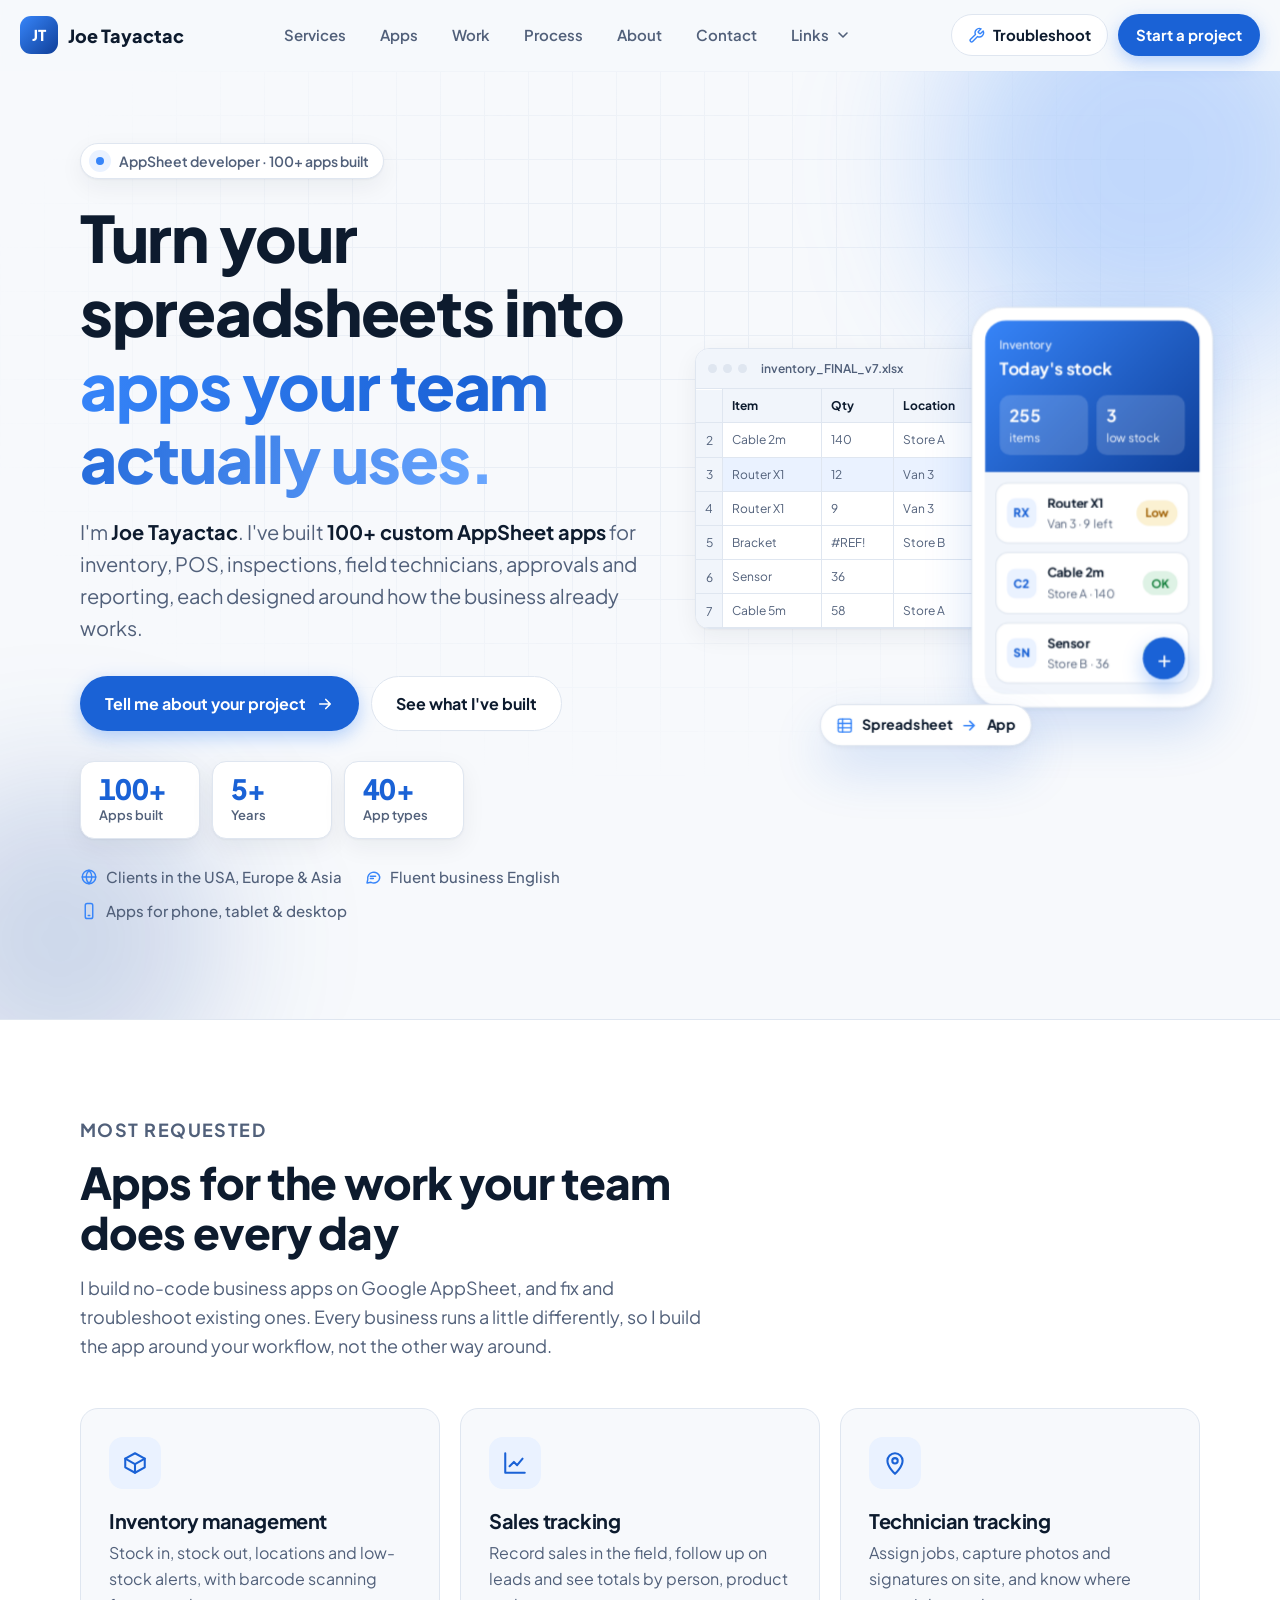
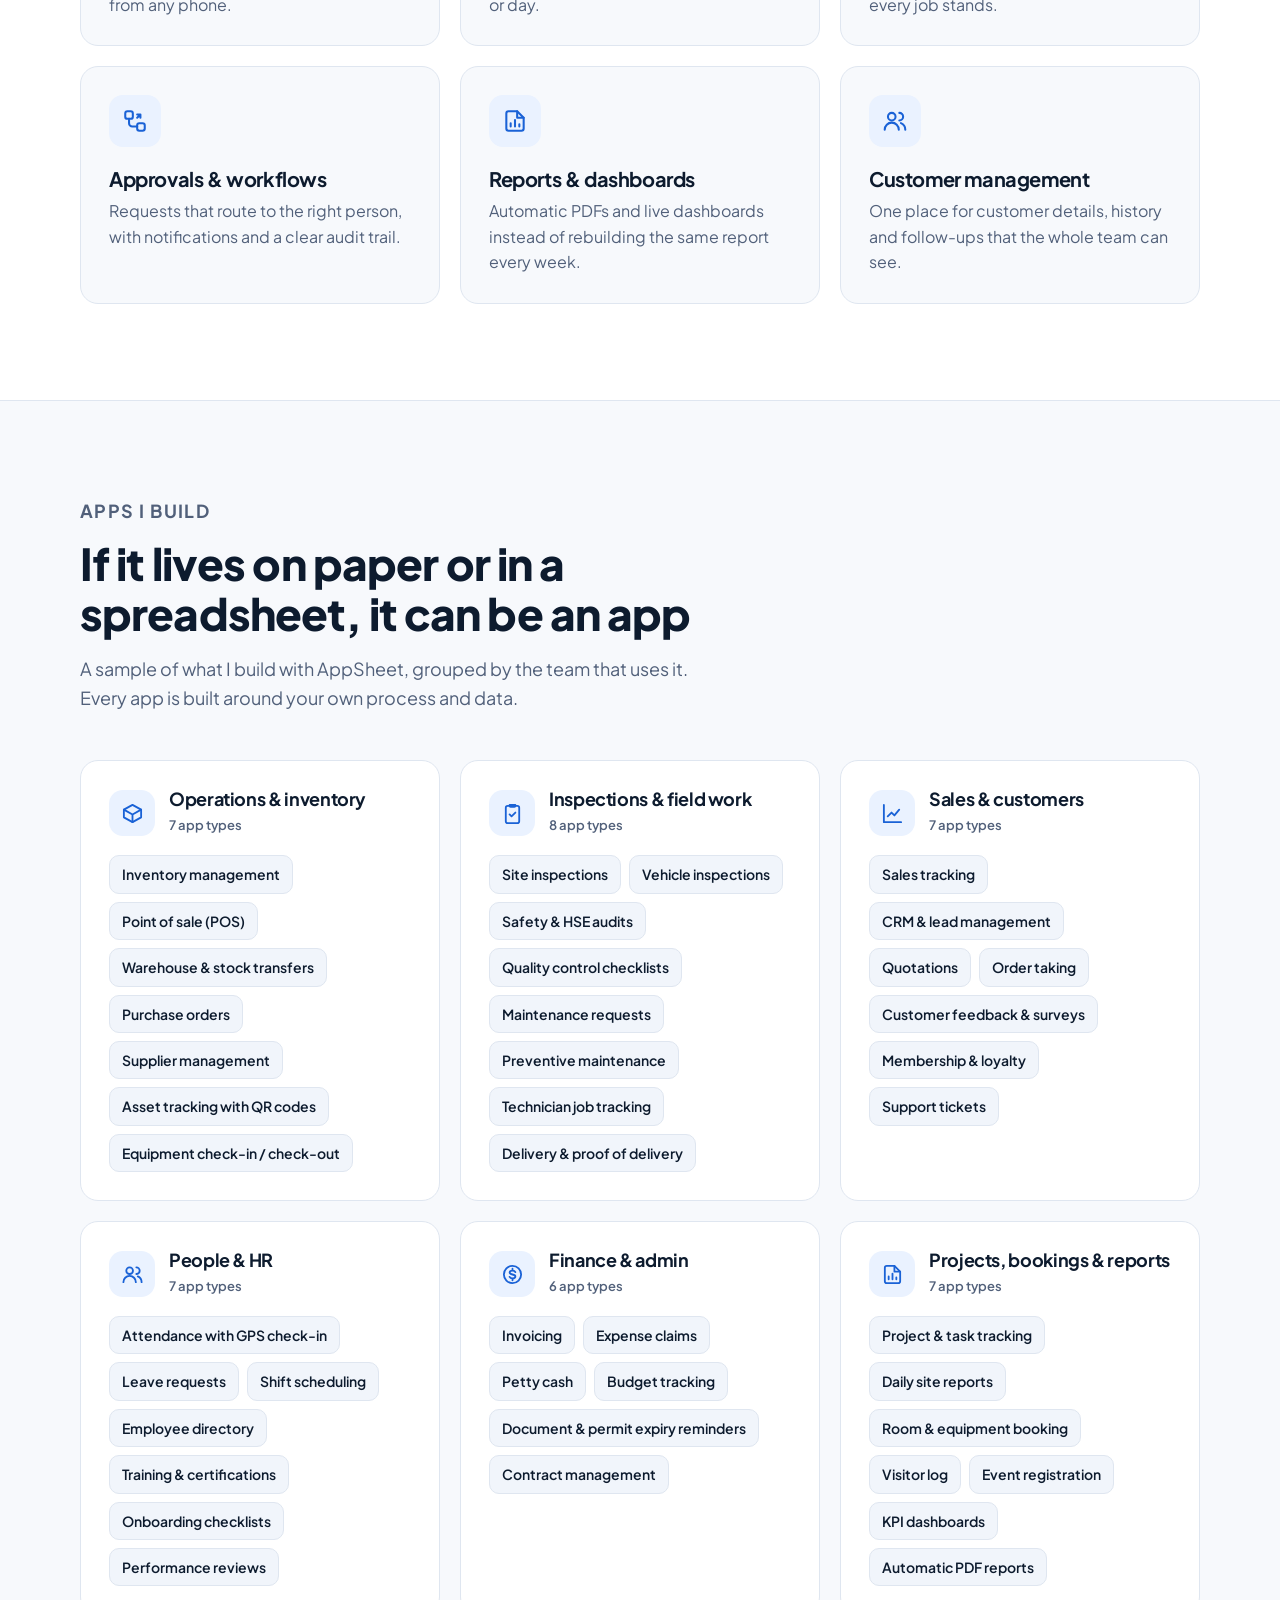
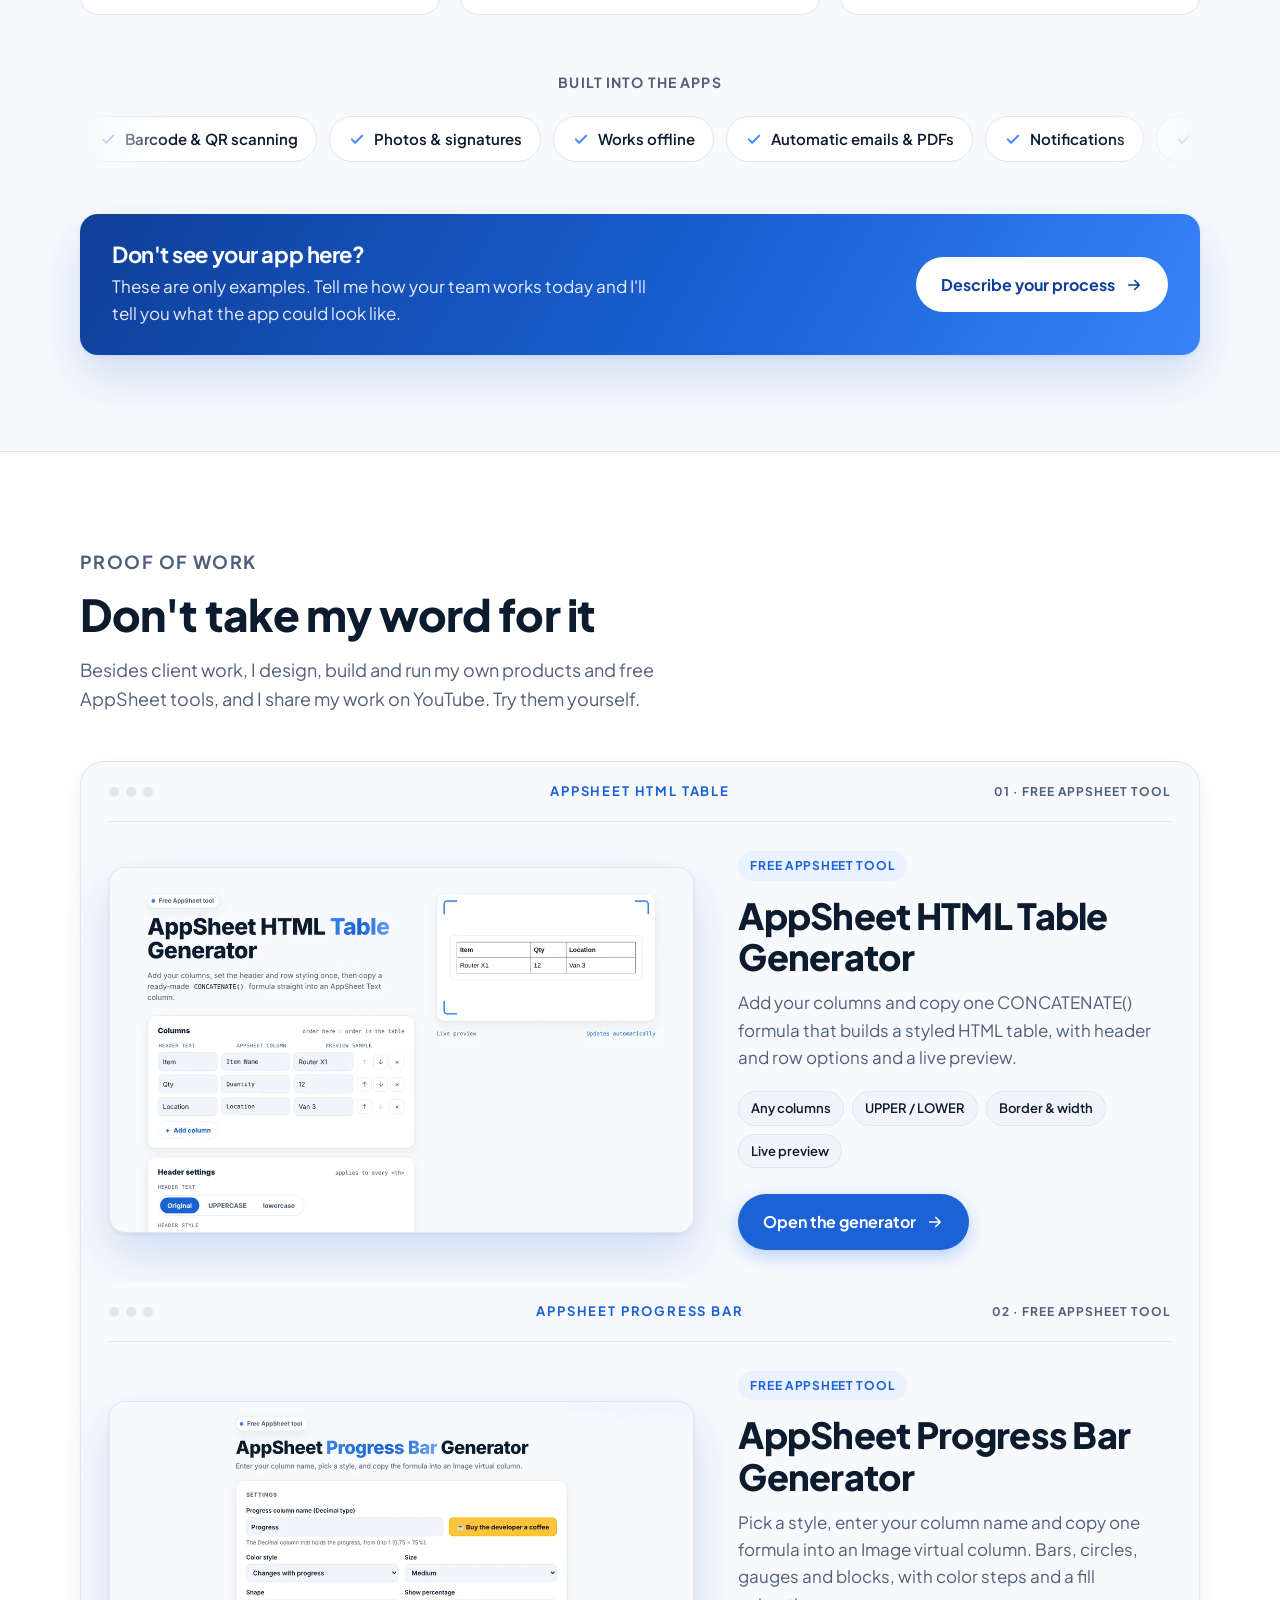
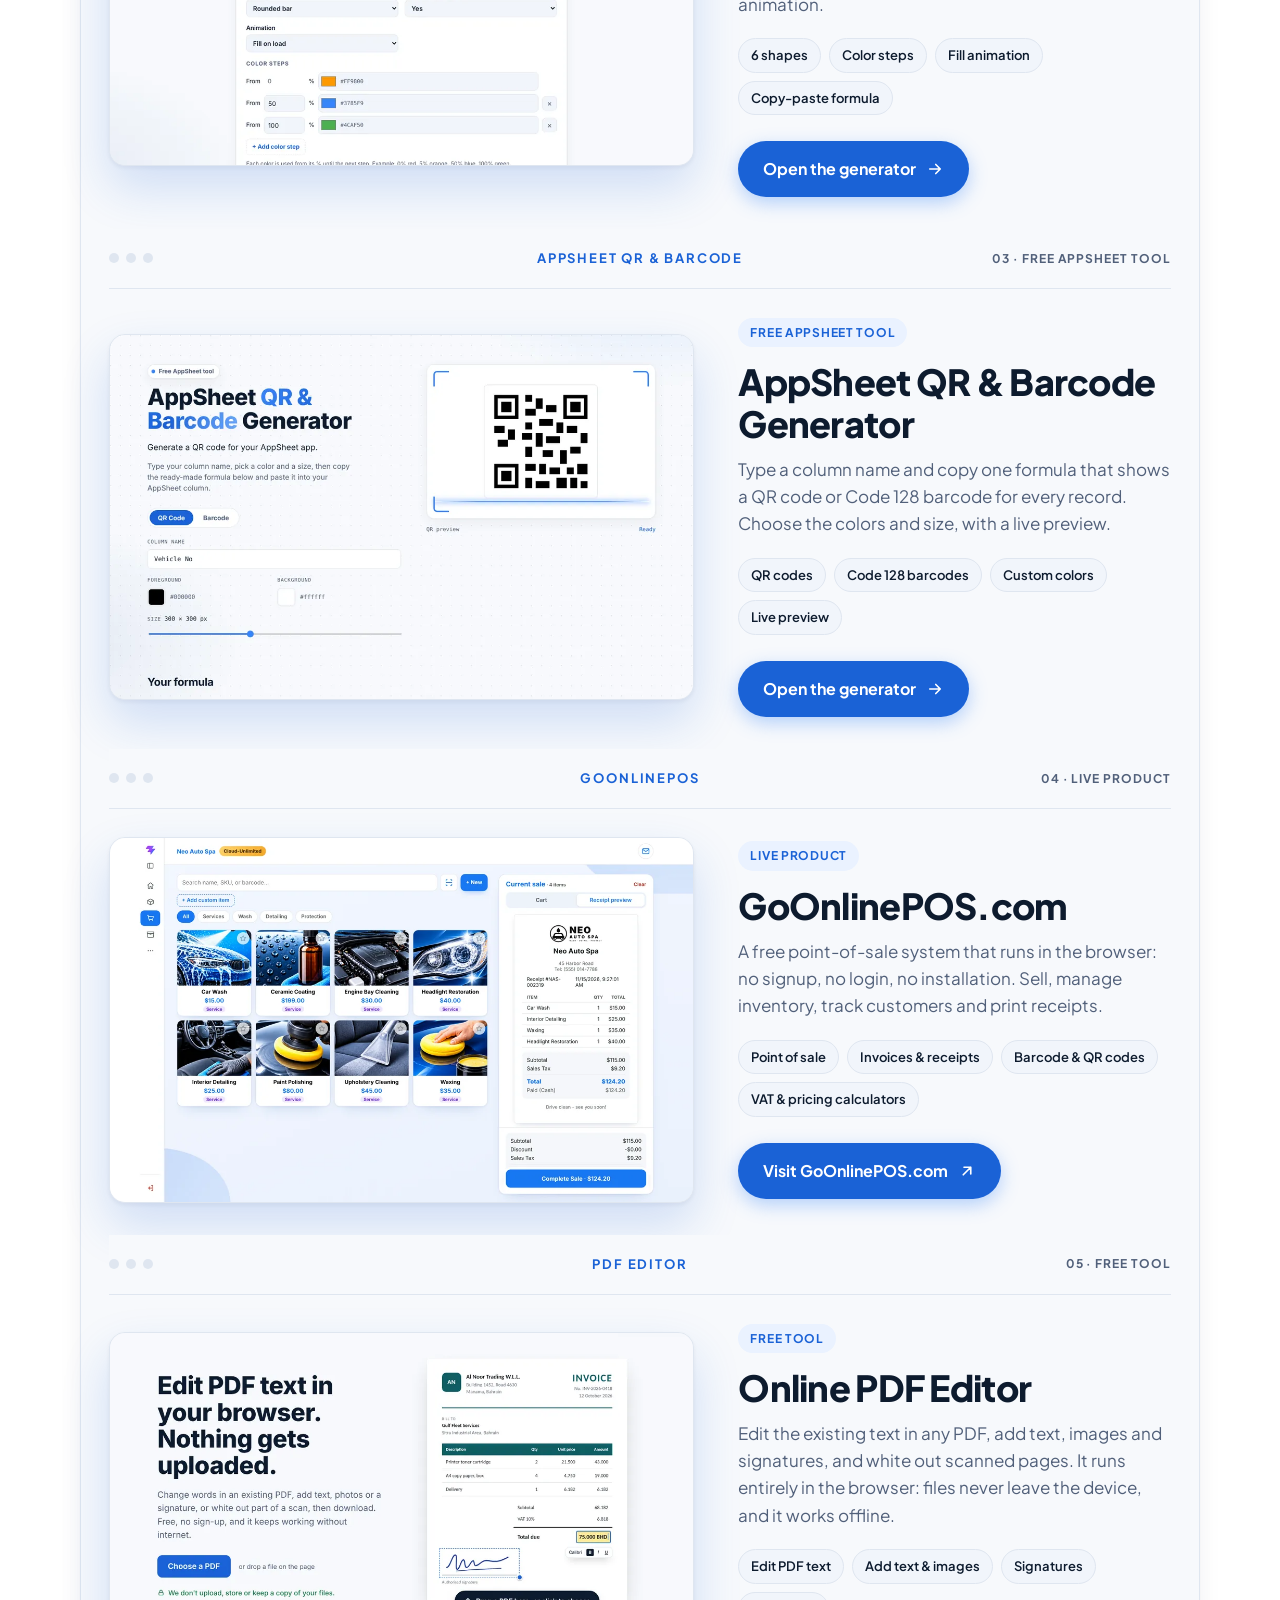
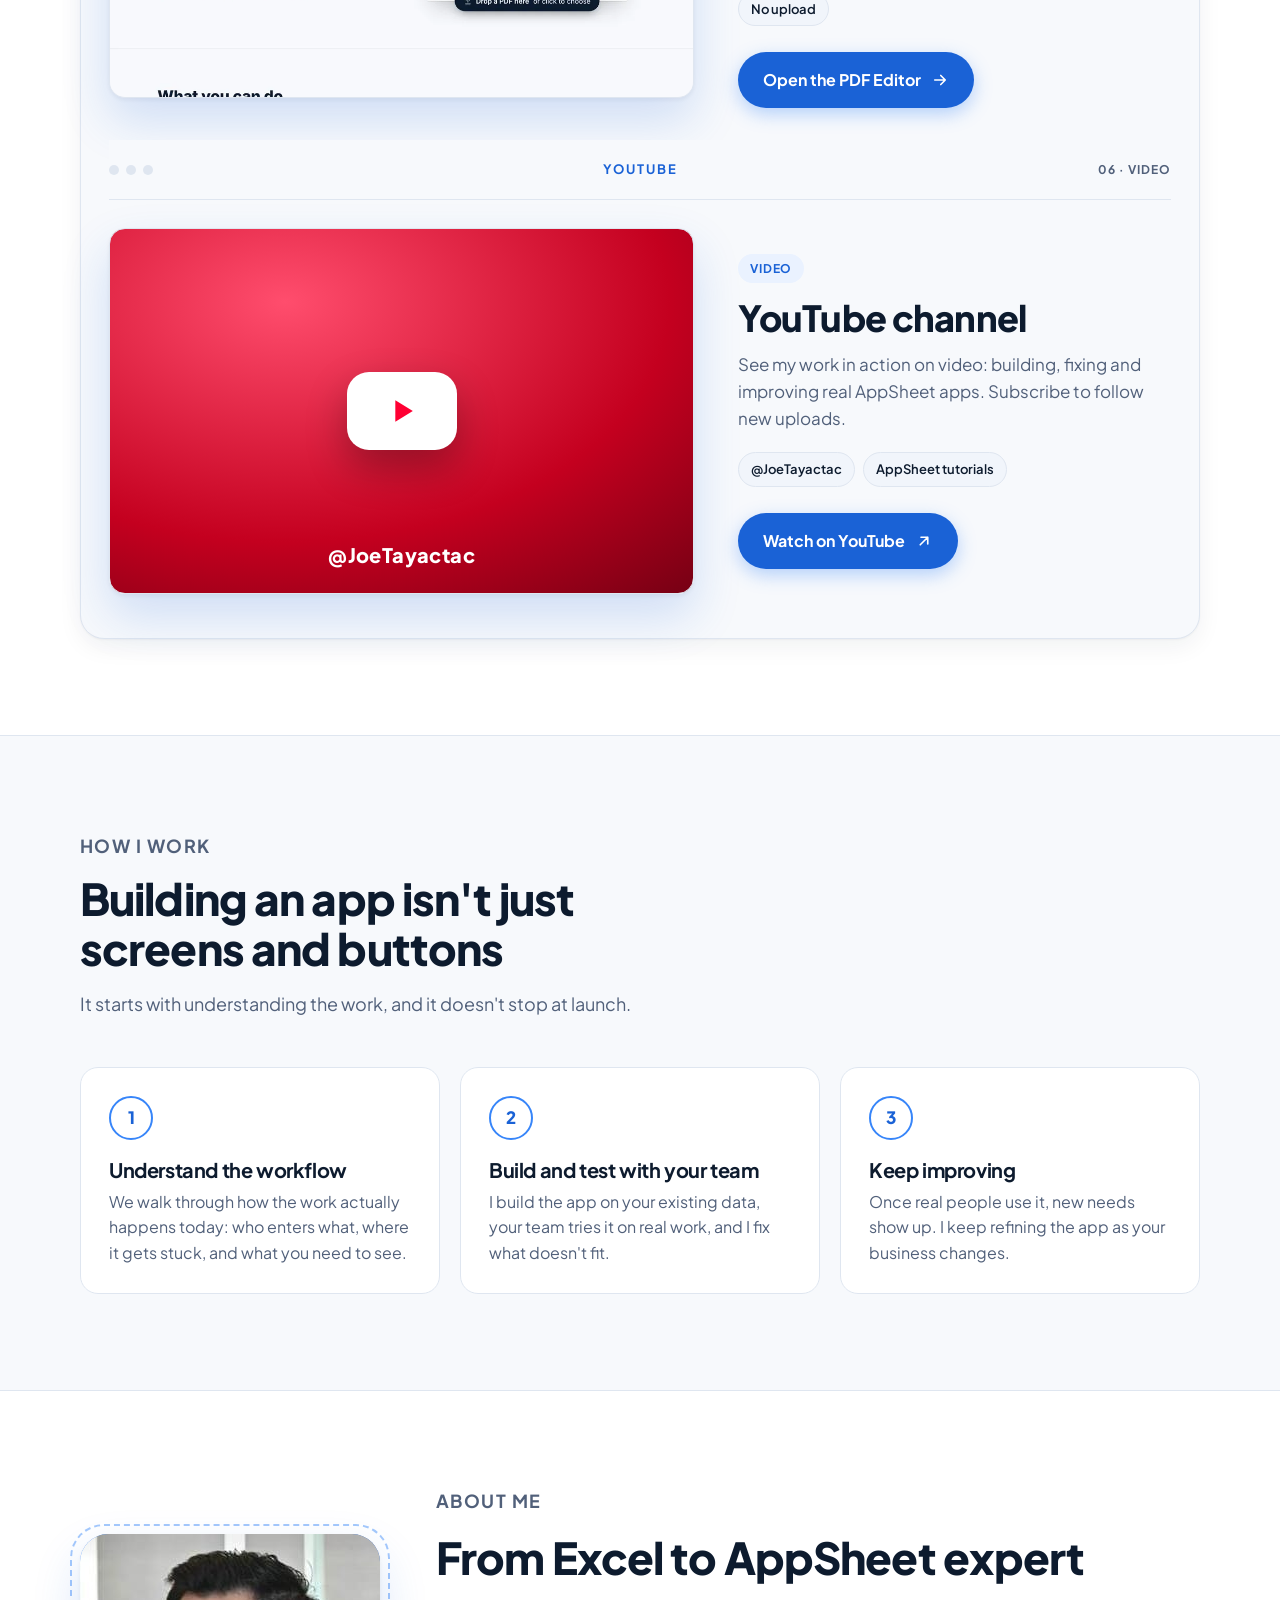
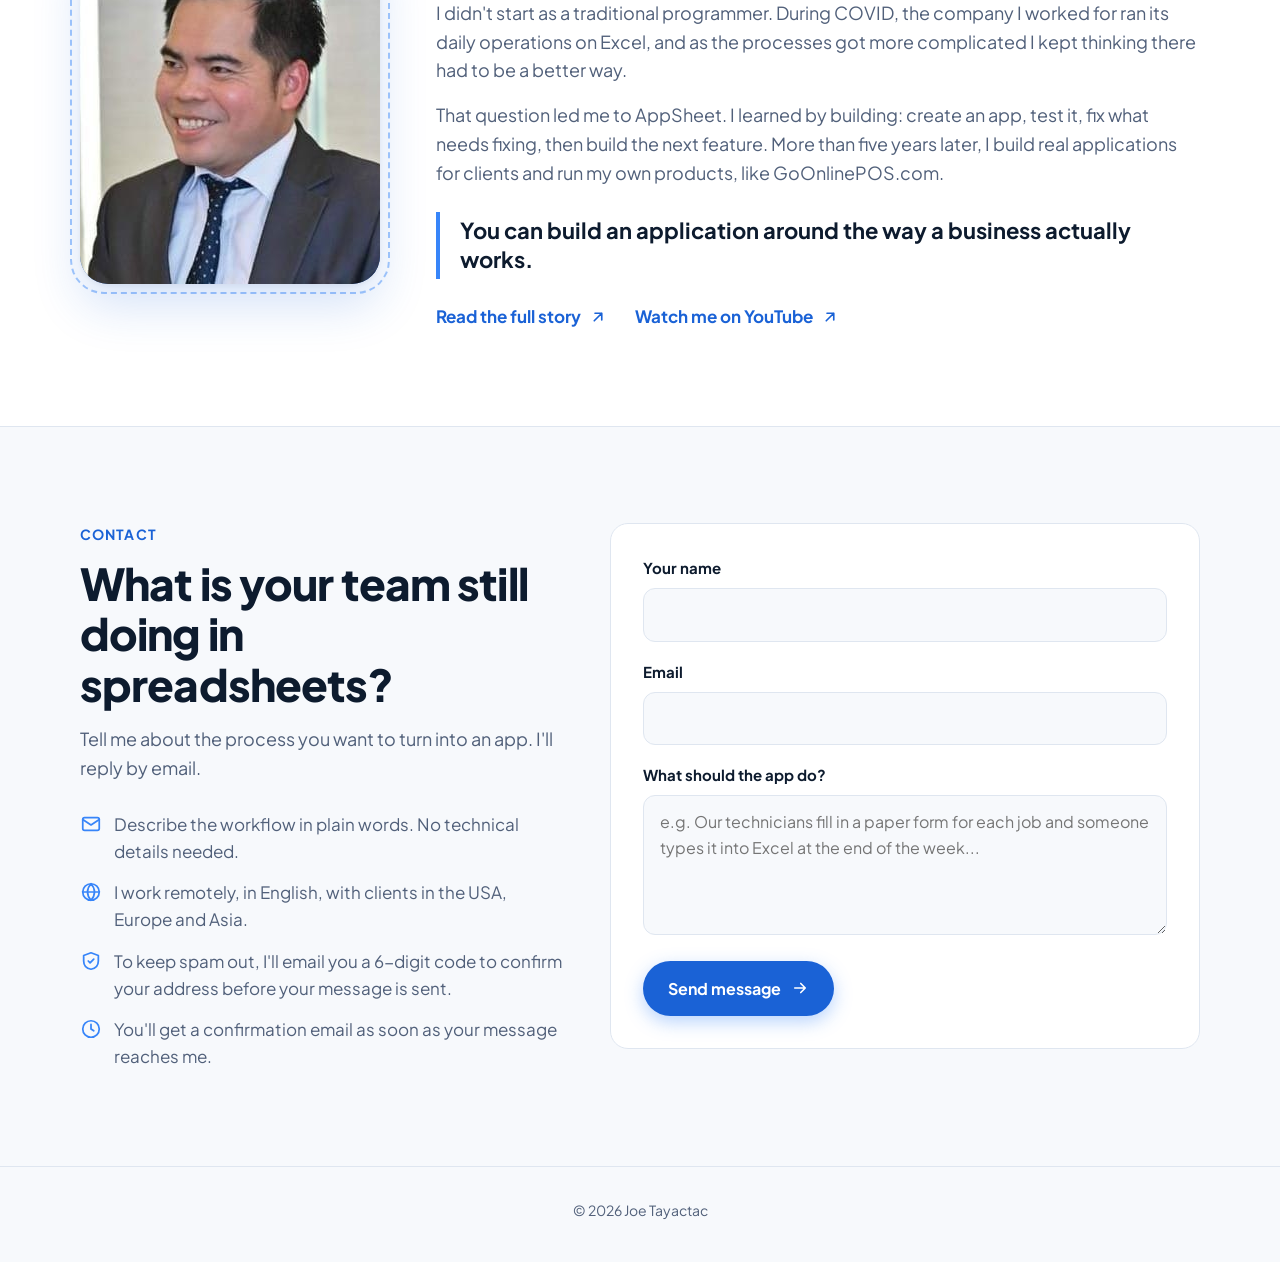
<file: index.html>
<!doctype html>
<html lang="en">
<head>
<meta charset="utf-8">
<meta name="viewport" content="width=device-width, initial-scale=1">
<title>Joe Tayactac | AppSheet Developer &amp; No-Code App Builder</title>
<meta name="description" content="Joe Tayactac (Joemarie Tayactac), AppSheet developer: 100+ no-code apps for clients in the USA, Europe and Asia. New apps, fixes and troubleshooting.">
<link rel="canonical" href="https://joetayactac.site/">
<meta name="theme-color" content="#3785f9">
<meta property="og:type" content="website">
<meta property="og:title" content="Joe Tayactac | AppSheet Developer &amp; No-Code App Builder">
<meta property="og:description" content="Turn your spreadsheets into apps your team actually uses. Custom AppSheet apps for inventory, sales, technicians, approvals and reporting.">
<meta property="og:url" content="https://joetayactac.site/">
<meta property="og:image" content="https://joetayactac.site/joe-tayactac.jpg">
<meta name="twitter:card" content="summary">
<link rel="icon" href="data:image/svg+xml,%3Csvg xmlns='http://www.w3.org/2000/svg' viewBox='0 0 64 64'%3E%3Crect width='64' height='64' rx='16' fill='%233785f9'/%3E%3Ctext x='32' y='42' font-family='Arial,sans-serif' font-size='26' font-weight='700' fill='white' text-anchor='middle'%3EJT%3C/text%3E%3C/svg%3E">
<link rel="preconnect" href="https://fonts.googleapis.com">
<link rel="preconnect" href="https://fonts.gstatic.com" crossorigin>
<link href="https://fonts.googleapis.com/css2?family=Plus+Jakarta+Sans:wght@400;500;600;700;800&display=swap" rel="stylesheet">
<link rel="stylesheet" href="assets/site.css">
<script type="application/ld+json">
{
  "@context": "https://schema.org",
  "@graph": [
    {
      "@type": "Person",
      "@id": "https://joetayactac.site/#joe",
      "name": "Joe Tayactac",
      "alternateName": [
        "Joemarie Tayactac",
        "Joe Tayactac AppSheet Developer"
      ],
      "jobTitle": "AppSheet Developer",
      "description": "AppSheet developer who has built 100+ no-code business apps for clients in the USA, Europe and Asia.",
      "knowsLanguage": "English",
      "url": "https://joetayactac.site/",
      "image": "https://joetayactac.site/joe-tayactac.jpg",
      "knowsAbout": [
        "AppSheet",
        "Google AppSheet",
        "No-code app development",
        "Low-code app development",
        "AppSheet troubleshooting",
        "Business process automation",
        "Google Sheets",
        "Inventory apps",
        "Point of sale apps",
        "Inspection apps"
      ],
      "sameAs": [
        "https://www.youtube.com/@JoeTayactac",
        "https://goonlinepos.com/"
      ]
    },
    {
      "@type": "WebSite",
      "@id": "https://joetayactac.site/#site",
      "name": "Joe Tayactac",
      "alternateName": "Joe Tayactac, AppSheet Developer",
      "url": "https://joetayactac.site/",
      "publisher": {
        "@id": "https://joetayactac.site/#joe"
      }
    },
    {
      "@type": "ProfessionalService",
      "name": "Joe Tayactac AppSheet App Development",
      "url": "https://joetayactac.site/",
      "image": "https://joetayactac.site/joe-tayactac.jpg",
      "founder": {
        "@id": "https://joetayactac.site/#joe"
      },
      "areaServed": [
        "United States",
        "Europe",
        "Asia"
      ],
      "serviceType": [
        "AppSheet app development",
        "No-code app development",
        "AppSheet troubleshooting and fixes",
        "Inventory management apps",
        "Point of sale (POS) apps",
        "Inspection and field service apps",
        "Approval workflow apps"
      ]
    }
  ]
}
</script>
<style>
  *, *::before, *::after { box-sizing: border-box; }
  html { scroll-behavior: smooth; -webkit-text-size-adjust: 100%; }
  body {
    margin: 0;
    background: var(--bg);
    color: var(--text);
    font-family: "Plus Jakarta Sans", system-ui, -apple-system, "Segoe UI", Roboto, sans-serif;
    font-size: 17px;
    line-height: 1.6;
    -webkit-font-smoothing: antialiased;
    overflow-x: hidden;
  }
  img, svg { display: block; max-width: 100%; }
  a { color: inherit; }
  h1, h2, h3 { line-height: 1.15; letter-spacing: -0.02em; margin: 0; }
  p { margin: 0; }
  .wrap { max-width: var(--wrap); margin: 0 auto; padding: 0 20px; }
  .sr-only { position: absolute; width: 1px; height: 1px; overflow: hidden; clip: rect(0 0 0 0); white-space: nowrap; }
  :focus-visible { outline: 3px solid var(--blue); outline-offset: 3px; border-radius: 6px; }
  [tabindex="-1"]:focus { outline: none; }

  .btn {
    position: relative;
    display: inline-flex; align-items: center; gap: 10px;
    padding: 14px 24px;
    border-radius: 999px;
    font: inherit; font-weight: 700; font-size: 16px;
    text-decoration: none;
    border: 1px solid transparent;
    cursor: pointer;
    overflow: hidden;
    transition: transform 0.25s var(--ease), box-shadow 0.25s var(--ease), background 0.25s var(--ease), border-color 0.25s var(--ease);
  }
  .btn svg { width: 18px; height: 18px; transition: transform 0.25s var(--ease); }
  .btn-primary {
    background: var(--btn-bg);
    color: #fff;
    box-shadow: 0 6px 18px var(--blue-glow);
  }
  .btn-primary::after {
    content: "";
    position: absolute; inset: 0;
    background: linear-gradient(110deg, transparent 30%, rgba(255, 255, 255, 0.35) 50%, transparent 70%);
    transform: translateX(-120%);
    transition: transform 0.7s var(--ease);
  }
  .btn-primary:hover { transform: translateY(-2px); box-shadow: 0 12px 28px var(--blue-glow); }
  .btn-primary:hover::after { transform: translateX(120%); }
  .btn:hover svg { transform: translateX(3px); }
  .btn-ghost {
    background: var(--surface);
    color: var(--text);
    border-color: var(--border);
  }
  .btn-ghost:hover { transform: translateY(-2px); border-color: var(--blue); box-shadow: var(--shadow); }
  .btn:disabled { opacity: 0.6; cursor: progress; transform: none; }

  .hero { position: relative; padding: 72px 0 96px; overflow: hidden; }
  .hero::before {
    content: "";
    position: absolute; inset: 0;
    background-image:
      linear-gradient(var(--border) 1px, transparent 1px),
      linear-gradient(90deg, var(--border) 1px, transparent 1px);
    background-size: 44px 44px;
    mask-image: radial-gradient(ellipse 70% 60% at 50% 30%, #000 30%, transparent 75%);
    -webkit-mask-image: radial-gradient(ellipse 70% 60% at 50% 30%, #000 30%, transparent 75%);
    opacity: 0.55;
    pointer-events: none;
  }
  .blob {
    position: absolute; border-radius: 50%; filter: blur(70px); pointer-events: none;
    animation: drift 16s ease-in-out infinite alternate;
  }
  .blob.b1 { width: 420px; height: 420px; background: rgba(55, 133, 249, 0.28); top: -120px; right: -80px; }
  .blob.b2 { width: 320px; height: 320px; background: rgba(15, 63, 153, 0.18); bottom: -80px; left: -100px; animation-delay: -6s; }
  @keyframes drift { to { transform: translate(-40px, 30px) scale(1.08); } }

  .hero-grid { position: relative; display: grid; grid-template-columns: 1.05fr 0.95fr; gap: 56px; align-items: center; }
  .eyebrow {
    display: inline-flex; align-items: center; gap: 8px;
    padding: 6px 14px 6px 8px; border-radius: 999px;
    background: var(--surface); border: 1px solid var(--border);
    font-size: 14px; font-weight: 600; color: var(--muted);
    box-shadow: var(--shadow);
  }
  .eyebrow .dot {
    width: 22px; height: 22px; border-radius: 50%;
    background: var(--blue-tint); display: grid; place-items: center;
  }
  .eyebrow .dot::after {
    content: ""; width: 8px; height: 8px; border-radius: 50%; background: var(--blue);
    box-shadow: 0 0 0 0 var(--blue-glow); animation: pulse 2.2s infinite;
  }
  @keyframes pulse { 70% { box-shadow: 0 0 0 8px transparent; } 100% { box-shadow: 0 0 0 0 transparent; } }
  .hero h1 { font-size: clamp(38px, 5.6vw, 64px); font-weight: 800; margin: 22px 0 20px; }
  .grad {
    background: linear-gradient(100deg, var(--blue) 0%, var(--blue-strong) 45%, #6aa7ff 100%);
    -webkit-background-clip: text; background-clip: text; color: transparent;
  }
  .lede { font-size: clamp(17px, 2vw, 20px); color: var(--muted); max-width: 560px; }
  .lede strong { color: var(--text); font-weight: 700; }
  .hero-actions { display: flex; flex-wrap: wrap; gap: 12px; margin: 32px 0 30px; }
  .stats { display: flex; flex-wrap: wrap; gap: 12px; margin: 0 0 26px; }
  .stats div {
    display: flex; flex-direction: column-reverse;
    padding: 12px 18px; min-width: 120px;
    background: var(--surface); border: 1px solid var(--border); border-radius: 14px;
    box-shadow: var(--shadow);
    transition: transform 0.3s var(--ease), border-color 0.3s, box-shadow 0.3s;
  }
  .stats div:hover { transform: translateY(-3px); border-color: var(--blue); box-shadow: var(--shadow-lift); }
  .stats dd { margin: 0; font-size: 28px; font-weight: 800; line-height: 1.1; color: var(--blue-strong); letter-spacing: -0.02em; font-variant-numeric: tabular-nums; }
  .stats dt { font-size: 13px; font-weight: 600; color: var(--muted); }
  .visits { position: relative; display: inline-block; margin-top: 22px; }
  .visits[hidden] { display: none; }
  .visits-btn {
    display: inline-flex; align-items: center; gap: 10px;
    padding: 8px 16px 8px 12px; border-radius: 999px;
    background: var(--surface); border: 1px solid var(--border);
    font: inherit; font-size: 14px; font-weight: 700; color: var(--text);
    box-shadow: var(--shadow); cursor: pointer;
    transition: transform 0.25s var(--ease), border-color 0.25s, box-shadow 0.25s;
  }
  .visits-btn:hover, .visits.open .visits-btn { transform: translateY(-2px); border-color: var(--blue); box-shadow: var(--shadow-lift); }
  .live-dot { position: relative; width: 10px; height: 10px; border-radius: 50%; background: #22c55e; }
  .live-dot::after { content: ""; position: absolute; inset: 0; border-radius: 50%; background: #22c55e; animation: ping 1.8s var(--ease) infinite; }
  @keyframes ping { 70%, 100% { transform: scale(2.4); opacity: 0; } }
  .visits-card {
    position: absolute; left: 0; bottom: calc(100% + 12px); z-index: 20;
    min-width: 230px; padding: 16px 20px;
    display: flex; flex-direction: column; gap: 2px;
    background: var(--surface); border: 1px solid var(--border); border-radius: 16px;
    box-shadow: var(--shadow-lift);
    opacity: 0; visibility: hidden; transform: translateY(8px) scale(0.96); transform-origin: bottom left;
    transition: opacity 0.25s var(--ease), transform 0.25s var(--ease), visibility 0s linear 0.25s;
  }
  .visits-card::after {
    content: ""; position: absolute; left: 22px; bottom: -7px; width: 12px; height: 12px;
    background: var(--surface); border-right: 1px solid var(--border); border-bottom: 1px solid var(--border);
    transform: rotate(45deg);
  }
  .visits.open .visits-card {
    opacity: 1; visibility: visible; transform: none;
    transition: opacity 0.25s var(--ease), transform 0.25s var(--ease), visibility 0s;
  }
  .visits-label { font-size: 13px; font-weight: 700; color: var(--muted); text-transform: uppercase; letter-spacing: 0.06em; }
  .visits-num {
    font-size: 40px; font-weight: 800; line-height: 1.1; letter-spacing: -0.02em; font-variant-numeric: tabular-nums;
    background: linear-gradient(100deg, var(--blue), var(--blue-strong) 55%, #6aa7ff);
    -webkit-background-clip: text; background-clip: text; color: transparent;
  }
  .visits-note { font-size: 13px; color: var(--muted); }
  .hero-fix { display: none; }
  .hero-fix svg { color: var(--blue); }
  @media (max-width: 760px) { .hero-fix { display: inline-flex; } }
  .facts { display: flex; flex-wrap: wrap; gap: 10px 22px; list-style: none; padding: 0; margin: 0; color: var(--muted); font-size: 15px; font-weight: 500; }
  .facts li { display: flex; align-items: center; gap: 8px; }
  .facts svg { width: 18px; height: 18px; color: var(--blue); flex: none; }

  .visual { position: relative; perspective: 1200px; }
  .visual-inner {
    position: relative;
    transform: rotateX(var(--rx, 0deg)) rotateY(var(--ry, 0deg));
    transform-style: preserve-3d;
    transition: transform 0.4s var(--ease);
    min-height: 430px;
  }
  .sheet {
    position: absolute; left: 0; top: 30px; width: 78%;
    background: var(--surface); border: 1px solid var(--border); border-radius: 14px;
    box-shadow: var(--shadow); overflow: hidden;
    transform: translateZ(0);
  }
  .sheet-bar { display: flex; align-items: center; gap: 6px; padding: 10px 12px; border-bottom: 1px solid var(--border); background: var(--surface-2); font-size: 12px; font-weight: 600; color: var(--muted); }
  .sheet-bar i { width: 9px; height: 9px; border-radius: 50%; background: var(--border); }
  .sheet-bar span { margin-left: 8px; }
  .sheet table { width: 100%; border-collapse: collapse; font-size: 12px; color: var(--muted); }
  .sheet th, .sheet td { border-right: 1px solid var(--border); border-bottom: 1px solid var(--border); padding: 7px 9px; text-align: left; white-space: nowrap; }
  .sheet th { background: var(--surface-2); font-weight: 700; color: var(--text); }
  .sheet tr td:first-child, .sheet tr th:first-child { color: var(--muted); width: 26px; text-align: center; background: var(--surface-2); }
  .sheet .hl td { background: var(--blue-tint); }

  .phone {
    position: absolute; right: 0; top: 0; width: 230px;
    background: var(--surface);
    border: 1px solid var(--border); border-radius: 30px;
    padding: 12px;
    box-shadow: var(--shadow-lift);
    transform: translateZ(60px);
  }
  .phone-screen { border-radius: 20px; overflow: hidden; background: var(--surface-2); }
  .app-top { background: linear-gradient(135deg, var(--blue), var(--blue-deep)); color: #fff; padding: 14px 14px 16px; }
  .app-top small { display: block; font-size: 11px; opacity: 0.8; font-weight: 600; }
  .app-top b { font-size: 16px; }
  .app-stats { display: grid; grid-template-columns: 1fr 1fr; gap: 8px; margin-top: 12px; }
  .app-stats div { background: rgba(255, 255, 255, 0.16); border-radius: 10px; padding: 7px 9px; font-size: 11px; }
  .app-stats strong { display: block; font-size: 16px; }
  .app-list { padding: 10px; display: grid; gap: 8px; }
  .app-row {
    display: flex; align-items: center; gap: 10px;
    background: var(--surface); border: 1px solid var(--border); border-radius: 12px;
    padding: 9px 10px; font-size: 12px;
  }
  .app-row .av { width: 28px; height: 28px; border-radius: 8px; background: var(--blue-tint); display: grid; place-items: center; color: var(--blue-strong); font-weight: 800; font-size: 11px; flex: none; }
  .app-row b { display: block; font-size: 12px; }
  .app-row span { color: var(--muted); font-size: 11px; }
  .pill { margin-left: auto; padding: 3px 8px; border-radius: 999px; font-size: 10px; font-weight: 700; }
  .pill.ok { background: rgba(22, 163, 74, 0.14); color: #15803d; }
  .pill.wait { background: rgba(234, 179, 8, 0.18); color: #a16207; }
  @media (prefers-color-scheme: dark) {
    .mi-pdf { color: #facc15; }
    .mi-bar { color: #4ade80; }
    .mi-qr { color: #c4b5fd; }
    .pill.ok { color: #4ade80; }
    .pill.wait { color: #facc15; }
  }
  .app-fab { position: absolute; right: 26px; bottom: 26px; width: 40px; height: 40px; border-radius: 50%; background: var(--btn-bg); color: #fff; display: grid; place-items: center; box-shadow: 0 8px 18px var(--blue-glow); font-size: 22px; font-weight: 400; }
  .arrow-chip {
    position: absolute; left: 50%; bottom: 18px;
    transform: translateX(-60%) translateZ(90px);
    display: flex; align-items: center; gap: 8px;
    background: var(--surface); border: 1px solid var(--border); border-radius: 999px;
    padding: 8px 14px; font-size: 13px; font-weight: 700; box-shadow: var(--shadow-lift);
    white-space: nowrap;
  }
  .arrow-chip svg { width: 16px; height: 16px; color: var(--blue); }

  section { scroll-margin-top: 80px; }
  @media (max-width: 960px) { section { scroll-margin-top: 124px; } }
  .section { padding: 96px 0; }
  .section-head { max-width: 640px; margin-bottom: 48px; }
  .kicker { color: var(--blue-strong); font-weight: 700; font-size: 14px; letter-spacing: 0.08em; text-transform: uppercase; margin-bottom: 12px; }
  .section h2 { font-size: clamp(30px, 4vw, 44px); font-weight: 800; margin-bottom: 16px; }
  .section-head p { color: var(--muted); font-size: 18px; }
  .alt { background: var(--surface); border-top: 1px solid var(--border); border-bottom: 1px solid var(--border); }

  .card {
    position: relative;
    background: var(--surface);
    border: 1px solid var(--border);
    border-radius: var(--radius);
    padding: 28px;
    transition: transform 0.35s var(--ease), box-shadow 0.35s var(--ease), border-color 0.35s var(--ease);
    isolation: isolate;
  }
  .alt .card { background: var(--bg); }
  .card::before {
    content: "";
    position: absolute; inset: 0; border-radius: inherit; z-index: -1;
    background: radial-gradient(380px circle at var(--mx, 50%) var(--my, 0%), var(--blue-glow), transparent 45%);
    opacity: 0; transition: opacity 0.35s;
  }
  .card:hover { transform: translateY(-6px); box-shadow: var(--shadow-lift); border-color: color-mix(in srgb, var(--blue) 45%, var(--border)); }
  .card:hover::before { opacity: 0.35; }

  .services { display: grid; grid-template-columns: repeat(3, 1fr); gap: 20px; }
  .icon {
    width: 52px; height: 52px; border-radius: 14px;
    background: var(--blue-tint); color: var(--blue-strong);
    display: grid; place-items: center; margin-bottom: 20px;
    transition: transform 0.4s var(--ease), background 0.3s, color 0.3s;
  }
  .icon svg { width: 26px; height: 26px; }
  .card:hover .icon { background: var(--btn-bg); color: #fff; transform: rotate(-6deg) scale(1.08); }
  .card h3 { font-size: 20px; font-weight: 700; margin-bottom: 8px; }
  .card p { color: var(--muted); font-size: 16px; }

  .catalog { display: grid; grid-template-columns: repeat(3, 1fr); gap: 20px; }
  .cat-head { display: flex; align-items: center; gap: 14px; margin-bottom: 18px; }
  .cat-head .icon { width: 46px; height: 46px; margin: 0; flex: none; }
  .cat-head .icon svg { width: 23px; height: 23px; }
  .cat-head h3 { font-size: 18px; margin: 0; }
  .cat-count { font-size: 13px; font-weight: 600; color: var(--muted); }
  .app-chips { display: flex; flex-wrap: wrap; gap: 8px; list-style: none; margin: 0; padding: 0; }
  .app-chips li {
    font-size: 14px; font-weight: 600;
    padding: 7px 12px; border-radius: 10px;
    background: var(--surface-2); border: 1px solid var(--border);
    transition: background 0.2s, color 0.2s, border-color 0.2s, transform 0.2s var(--ease);
    cursor: default;
  }
  .app-chips li:hover { background: var(--btn-bg); border-color: var(--btn-bg); color: #fff; transform: translateY(-2px); }

  .features { margin-top: 56px; }
  .features-label { text-align: center; font-size: 14px; font-weight: 700; letter-spacing: 0.08em; text-transform: uppercase; color: var(--muted); margin-bottom: 18px; }
  .marquee {
    display: flex; overflow: hidden; gap: 12px;
    mask-image: linear-gradient(90deg, transparent, #000 8%, #000 92%, transparent);
    -webkit-mask-image: linear-gradient(90deg, transparent, #000 8%, #000 92%, transparent);
  }
  .marquee-track {
    display: flex; gap: 12px; flex: none;
    list-style: none; margin: 0; padding: 4px 0;
    animation: marquee 38s linear infinite;
  }
  .marquee:hover .marquee-track { animation-play-state: paused; }
  @keyframes marquee { to { transform: translateX(calc(-100% - 12px)); } }
  .marquee-track li {
    display: flex; align-items: center; gap: 8px; white-space: nowrap;
    padding: 10px 18px; border-radius: 999px;
    background: var(--surface); border: 1px solid var(--border);
    font-size: 15px; font-weight: 600;
    transition: border-color 0.2s, color 0.2s;
  }
  .marquee-track li:hover { border-color: var(--blue); color: var(--blue-strong); }
  .marquee-track svg { width: 18px; height: 18px; color: var(--blue); }

  .catalog-cta {
    margin-top: 48px;
    display: flex; flex-wrap: wrap; align-items: center; justify-content: space-between; gap: 20px;
    padding: 28px 32px; border-radius: var(--radius);
    background: linear-gradient(120deg, var(--blue-deep), var(--btn-bg) 60%, var(--blue));
    color: #fff;
    box-shadow: var(--shadow-lift);
  }
  .catalog-cta h3 { font-size: 22px; margin-bottom: 6px; }
  .catalog-cta p { opacity: 0.9; max-width: 560px; }
  .catalog-cta .btn-primary { background: #fff; color: var(--blue-deep); box-shadow: none; }
  .catalog-cta .btn-primary::after { background: linear-gradient(110deg, transparent 30%, rgba(55, 133, 249, 0.18) 50%, transparent 70%); }

  .stack {
    --stack-top: 86px; --head-h: 60px;
    position: relative; padding: 0 28px 12px;
    background: var(--bg); border: 1px solid var(--border); border-radius: 24px; box-shadow: var(--shadow);
  }
  .stack-anchor { height: 0; }
  .stack-item { position: relative; background: var(--bg); }
  .stack-head {
    display: grid; grid-template-columns: 1fr auto 1fr; align-items: center; gap: 12px;
    width: 100%; height: var(--head-h); padding: 0; margin: 0;
    background: none; border: 0; border-bottom: 1px solid var(--border);
    font: inherit; color: inherit; text-align: left; cursor: pointer;
  }
  .stack-dots { display: flex; gap: 7px; }
  .stack-dots i { width: 10px; height: 10px; border-radius: 50%; background: var(--border); transition: background 0.3s; }
  .stack-head:hover .stack-dots i:nth-child(1) { background: #ff5f57; }
  .stack-head:hover .stack-dots i:nth-child(2) { background: #febc2e; }
  .stack-head:hover .stack-dots i:nth-child(3) { background: #28c840; }
  .stack-name { min-width: 0; overflow: hidden; text-overflow: ellipsis; font-size: 13px; font-weight: 700; letter-spacing: 0.14em; text-transform: uppercase; color: var(--muted); transition: color 0.3s; white-space: nowrap; }
  .stack-no { justify-self: end; font-size: 12px; font-weight: 700; letter-spacing: 0.08em; text-transform: uppercase; color: var(--muted); white-space: nowrap; }
  .stack-head:hover .stack-name, .stack-item.is-open .stack-name { color: var(--blue-strong); }
  .stack-body {
    display: grid; grid-template-columns: minmax(0, 1.15fr) minmax(0, 0.85fr); gap: 44px; align-items: center;
    padding: 28px 0 32px; transform-origin: 50% 0;
  }
  .stack-shot {
    display: block; position: relative; aspect-ratio: 16 / 10; overflow: hidden;
    border-radius: 16px; border: 1px solid var(--border); background: var(--surface-2); box-shadow: var(--shadow-lift);
  }
  .stack-shot img { width: 100%; height: 100%; object-fit: cover; object-position: top; transition: transform 0.9s var(--ease); }
  .stack-shot:hover img { transform: scale(1.04); }
  .yt-shot { display: grid; place-items: center; background: radial-gradient(120% 120% at 30% 20%, #ff4d6d, #c4001f 55%, #5c0010); }
  .yt-play { display: grid; place-items: center; width: 110px; height: 78px; border-radius: 22px; background: #fff; color: #ff0033; box-shadow: 0 18px 40px rgba(0, 0, 0, 0.3); transition: transform 0.4s var(--ease); }
  .yt-play svg { width: 40px; height: 40px; }
  .yt-shot:hover .yt-play { transform: scale(1.1); }
  .yt-handle { position: absolute; bottom: 22px; left: 0; right: 0; text-align: center; color: #fff; font-weight: 800; font-size: 20px; letter-spacing: 0.02em; }
  .stack-info .tag { display: inline-block; font-size: 12px; font-weight: 700; letter-spacing: 0.06em; text-transform: uppercase; color: var(--blue-strong); background: var(--blue-tint); padding: 5px 12px; border-radius: 999px; }
  .stack-info h3 { font-size: clamp(26px, 3vw, 36px); font-weight: 800; margin: 14px 0 12px; }
  .stack-info p { color: var(--muted); font-size: 17px; }
  .stack-info .chips { margin: 20px 0 26px; }
  @media (min-width: 961px) and (min-height: 700px) {
    .stack-item { position: sticky; top: calc(var(--stack-top) + var(--i) * var(--head-h)); }
  }
  @media (max-width: 899px) {
    .stack { padding: 0 20px 8px; }
    .stack-body { grid-template-columns: minmax(0, 1fr); gap: 22px; }
  }
  @media (max-width: 560px) {
    .stack { padding: 0 16px 4px; border-radius: 20px; }
    .stack-head { grid-template-columns: auto 1fr; }
    .stack-dots { display: none; }
    .stack-no { font-size: 11px; }
    .stack-no-tag { display: none; }
    .stack-info .btn { width: 100%; justify-content: center; }
  }
  .chips { display: flex; flex-wrap: wrap; gap: 8px; margin: 20px 0 26px; padding: 0; list-style: none; }
  .chips li { font-size: 13px; font-weight: 600; padding: 6px 12px; border-radius: 999px; border: 1px solid var(--border); background: var(--surface-2); transition: border-color 0.2s, color 0.2s; }
  .chips li:hover { border-color: var(--blue); color: var(--blue-strong); }
  .link-arrow { margin-top: auto; display: inline-flex; align-items: center; gap: 8px; font-weight: 700; color: var(--blue-strong); text-decoration: none; }
  .link-arrow svg { width: 18px; height: 18px; transition: transform 0.25s var(--ease); }
  .link-arrow:hover svg { transform: translate(3px, -3px); }
  .link-arrow::after { content: ""; position: absolute; inset: 0; border-radius: inherit; }

  .steps { display: grid; grid-template-columns: repeat(3, 1fr); gap: 20px; counter-reset: step; list-style: none; padding: 0; margin: 0; }
  .step-num {
    display: inline-grid; place-items: center;
    width: 44px; height: 44px; border-radius: 50%;
    border: 2px solid var(--blue); color: var(--blue-strong);
    font-weight: 800; margin-bottom: 18px;
    transition: background 0.3s, color 0.3s;
  }
  .card:hover .step-num { background: var(--btn-bg); border-color: var(--btn-bg); color: #fff; }

  .about { display: grid; grid-template-columns: 300px 1fr; gap: 56px; align-items: center; }
  .portrait {
    position: relative; isolation: isolate;
    transition: transform 0.5s var(--ease);
  }
  .portrait img {
    width: 100%; aspect-ratio: 314 / 350; object-fit: cover; object-position: center top;
    border-radius: 28px;
    background: linear-gradient(135deg, var(--blue), var(--blue-deep));
    box-shadow: var(--shadow-lift);
  }
  .portrait:hover { transform: rotate(-2deg) scale(1.02); }
  .portrait::after { content: ""; position: absolute; inset: -10px; border-radius: 34px; border: 2px dashed color-mix(in srgb, var(--blue) 45%, transparent); z-index: -1; transition: transform 0.5s var(--ease); }
  .portrait:hover::after { transform: rotate(4deg); }
  .about-copy p { color: var(--muted); font-size: 18px; margin-bottom: 16px; }
  .about-links { display: flex; flex-wrap: wrap; gap: 12px 28px; }
  .about-links .link-arrow { position: relative; }
  .about-copy blockquote { margin: 24px 0; padding: 4px 0 4px 20px; border-left: 4px solid var(--blue); font-size: 22px; font-weight: 700; line-height: 1.35; }

  .contact-grid { display: grid; grid-template-columns: 0.9fr 1.1fr; gap: 48px; align-items: start; }
  .contact-points { list-style: none; padding: 0; margin: 28px 0 0; display: grid; gap: 14px; }
  .contact-points li { display: flex; gap: 12px; color: var(--muted); }
  .contact-points svg { width: 22px; height: 22px; color: var(--blue); flex: none; margin-top: 2px; }
  .form-card { padding: 32px; }
  .form-card:hover { transform: none; }
  .field { margin-bottom: 18px; }
  .field label { display: block; font-weight: 700; font-size: 15px; margin-bottom: 8px; }
  .field input, .field textarea {
    width: 100%;
    padding: 13px 16px;
    font: inherit; font-size: 16px; color: var(--text);
    background: var(--bg);
    border: 1.5px solid var(--border);
    border-radius: var(--radius-sm);
    transition: border-color 0.2s, box-shadow 0.2s, background 0.2s;
  }
  .field input:hover, .field textarea:hover { border-color: color-mix(in srgb, var(--blue) 50%, var(--border)); }
  .field input:focus, .field textarea:focus { outline: none; border-color: var(--blue); box-shadow: 0 0 0 4px var(--blue-glow); background: var(--surface); }
  .field textarea { min-height: 140px; resize: vertical; }
  .hint { font-size: 14px; color: var(--muted); margin-top: 8px; }
  .suggest { font-size: 14px; margin-top: 8px; color: var(--muted); }
  .suggest button { font: inherit; font-weight: 700; color: var(--blue-strong); background: none; border: 0; padding: 0; cursor: pointer; text-decoration: underline; }
  .hp { position: absolute; left: -9999px; width: 1px; height: 1px; overflow: hidden; }
  .otp-input { font-size: 28px !important; letter-spacing: 0.5em; text-align: center; font-weight: 700; }
  .form-error { margin-bottom: 16px; padding: 12px 16px; border-radius: var(--radius-sm); background: rgba(220, 38, 38, 0.1); color: #b91c1c; font-size: 15px; font-weight: 600; }
  @media (prefers-color-scheme: dark) { .form-error { color: #fca5a5; } }
  .form-actions { display: flex; flex-wrap: wrap; gap: 12px; align-items: center; }
  .text-btn { font: inherit; font-size: 15px; font-weight: 600; color: var(--muted); background: none; border: 0; cursor: pointer; padding: 8px 4px; }
  .text-btn:hover:not(:disabled) { color: var(--blue-strong); }
  .text-btn:disabled { cursor: default; opacity: 0.7; }
  .success { text-align: center; padding: 20px 0; }
  .success .check { width: 72px; height: 72px; margin: 0 auto 18px; border-radius: 50%; background: var(--blue-tint); color: var(--blue-strong); display: grid; place-items: center; }
  .success .check svg { width: 36px; height: 36px; }
  .success h3 { font-size: 24px; margin-bottom: 8px; }
  .success p { color: var(--muted); }
  .hidden { display: none !important; }

  .site-footer { border-top: 1px solid var(--border); }

  .js .reveal { opacity: 0; transform: translateY(24px); transition: opacity 0.7s var(--ease), transform 0.7s var(--ease); }
  .js .reveal.in { opacity: 1; transform: none; }

  @media (max-width: 980px) {
    .hero-grid, .about, .contact-grid { grid-template-columns: 1fr; }
    .hero { padding-top: 48px; }
    .visual { max-width: 520px; width: 100%; margin: 0 auto; }
    .services, .steps, .catalog { grid-template-columns: 1fr 1fr; }
    .about { gap: 36px; }
    .portrait { width: 220px; }
  }
  @media (max-width: 640px) {
    body { font-size: 16px; }
    .wrap { padding: 0 16px; }
    .section { padding: 72px 0; }
    .services, .steps, .catalog { grid-template-columns: 1fr; }
    .card, .form-card { padding: 24px; }
    .catalog-cta { padding: 24px; }
    .catalog-cta .btn { width: 100%; justify-content: center; }
    .stats div { min-width: 0; flex: 1 1 0; padding: 10px 12px; }
    .stats dd { font-size: 24px; }
    .visual-inner { min-height: 400px; }
    .sheet { width: 88%; }
    .sheet th:nth-child(n+5), .sheet td:nth-child(n+5) { display: none; }
    .phone { width: 200px; }
    .hero-actions .btn { flex: 1 1 auto; justify-content: center; }
  }
  @media (hover: none) {
    .card:hover, .btn:hover { transform: none; }
  }
  @media (prefers-reduced-motion: reduce) {
    *, *::before, *::after { animation: none !important; transition: none !important; scroll-behavior: auto !important; }
    .js .reveal { opacity: 1; transform: none; }
    .marquee { flex-wrap: wrap; justify-content: center; mask-image: none; -webkit-mask-image: none; }
    .marquee-track { flex-wrap: wrap; justify-content: center; flex: 1 1 100%; }
    .marquee-track[aria-hidden="true"] { display: none; }
  }
</style>
<script async src="https://pagead2.googlesyndication.com/pagead/js/adsbygoogle.js?client=ca-pub-9013281257238178" crossorigin="anonymous"></script>
</head>
<body>
<script>document.documentElement.classList.add("js");</script>

<svg width="0" height="0" style="position:absolute" aria-hidden="true">
  <symbol id="i-arrow" viewBox="0 0 24 24" fill="none" stroke="currentColor" stroke-width="2.2" stroke-linecap="round" stroke-linejoin="round"><path d="M5 12h14M13 6l6 6-6 6"/></symbol>
  <symbol id="i-out" viewBox="0 0 24 24" fill="none" stroke="currentColor" stroke-width="2.2" stroke-linecap="round" stroke-linejoin="round"><path d="M7 17 17 7M8 7h9v9"/></symbol>
  <symbol id="i-check" viewBox="0 0 24 24" fill="none" stroke="currentColor" stroke-width="2.4" stroke-linecap="round" stroke-linejoin="round"><path d="m5 12.5 4.5 4.5L19 7.5"/></symbol>
  <symbol id="i-box" viewBox="0 0 24 24" fill="none" stroke="currentColor" stroke-width="1.9" stroke-linecap="round" stroke-linejoin="round"><path d="M21 8 12 3 3 8v8l9 5 9-5V8Z"/><path d="m3 8 9 5 9-5M12 13v8"/></symbol>
  <symbol id="i-chart" viewBox="0 0 24 24" fill="none" stroke="currentColor" stroke-width="1.9" stroke-linecap="round" stroke-linejoin="round"><path d="M3 3v18h18"/><path d="m7 15 4-4 3 3 5-6"/></symbol>
  <symbol id="i-pin" viewBox="0 0 24 24" fill="none" stroke="currentColor" stroke-width="1.9" stroke-linecap="round" stroke-linejoin="round"><path d="M12 22s7-6.2 7-12a7 7 0 1 0-14 0c0 5.8 7 12 7 12Z"/><circle cx="12" cy="10" r="2.5"/></symbol>
  <symbol id="i-flow" viewBox="0 0 24 24" fill="none" stroke="currentColor" stroke-width="1.9" stroke-linecap="round" stroke-linejoin="round"><rect x="3" y="3" width="7" height="7" rx="2"/><rect x="14" y="14" width="7" height="7" rx="2"/><path d="M6.5 10v4a3 3 0 0 0 3 3H14"/><path d="m17 6-3 3M14 6h3v3"/></symbol>
  <symbol id="i-report" viewBox="0 0 24 24" fill="none" stroke="currentColor" stroke-width="1.9" stroke-linecap="round" stroke-linejoin="round"><path d="M14 3H6a2 2 0 0 0-2 2v14a2 2 0 0 0 2 2h12a2 2 0 0 0 2-2V9Z"/><path d="M14 3v6h6M8 17v-3M12 17v-6M16 17v-2"/></symbol>
  <symbol id="i-users" viewBox="0 0 24 24" fill="none" stroke="currentColor" stroke-width="1.9" stroke-linecap="round" stroke-linejoin="round"><circle cx="9" cy="8" r="3.5"/><path d="M2.5 20a6.5 6.5 0 0 1 13 0"/><path d="M16 4.5a3.5 3.5 0 0 1 0 7M21.5 20a6.5 6.5 0 0 0-4-6"/></symbol>
  <symbol id="i-device" viewBox="0 0 24 24" fill="none" stroke="currentColor" stroke-width="1.9" stroke-linecap="round" stroke-linejoin="round"><rect x="7" y="2" width="10" height="20" rx="2.5"/><path d="M11 18h2"/></symbol>
  <symbol id="i-sheet" viewBox="0 0 24 24" fill="none" stroke="currentColor" stroke-width="1.9" stroke-linecap="round" stroke-linejoin="round"><rect x="3" y="3" width="18" height="18" rx="2"/><path d="M3 9h18M3 15h18M9 3v18"/></symbol>
  <symbol id="i-clip" viewBox="0 0 24 24" fill="none" stroke="currentColor" stroke-width="1.9" stroke-linecap="round" stroke-linejoin="round"><rect x="5" y="4" width="14" height="18" rx="2"/><path d="M9 4V3h6v1a1 1 0 0 1-1 1h-4a1 1 0 0 1-1-1Z"/><path d="m9 13 2 2 4-4"/></symbol>
  <symbol id="i-coin" viewBox="0 0 24 24" fill="none" stroke="currentColor" stroke-width="1.9" stroke-linecap="round" stroke-linejoin="round"><circle cx="12" cy="12" r="9"/><path d="M15 9.5c-.5-1-1.6-1.5-3-1.5-1.7 0-3 .8-3 2s1.3 1.7 3 2 3 .8 3 2-1.3 2-3 2c-1.4 0-2.5-.5-3-1.5M12 6v2M12 16v2"/></symbol>
  <symbol id="i-globe" viewBox="0 0 24 24" fill="none" stroke="currentColor" stroke-width="1.9" stroke-linecap="round" stroke-linejoin="round"><circle cx="12" cy="12" r="9"/><path d="M3 12h18M12 3c2.5 2.7 3.8 5.7 3.8 9s-1.3 6.3-3.8 9c-2.5-2.7-3.8-5.7-3.8-9S9.5 5.7 12 3Z"/></symbol>
  <symbol id="i-chat" viewBox="0 0 24 24" fill="none" stroke="currentColor" stroke-width="1.9" stroke-linecap="round" stroke-linejoin="round"><path d="M21 12a8 8 0 0 1-11.6 7.1L4 20l1-4.4A8 8 0 1 1 21 12Z"/><path d="M8.5 11h7M8.5 14h4"/></symbol>
  <symbol id="i-play" viewBox="0 0 24 24" fill="currentColor"><path d="M8 5.5v13l10.5-6.5L8 5.5Z"/></symbol>
  <symbol id="i-chev" viewBox="0 0 24 24" fill="none" stroke="currentColor" stroke-width="2.4" stroke-linecap="round" stroke-linejoin="round"><path d="m6 9 6 6 6-6"/></symbol>
  <symbol id="i-store" viewBox="0 0 24 24" fill="none" stroke="currentColor" stroke-width="1.9" stroke-linecap="round" stroke-linejoin="round"><path d="M3 9h18l-1.5-5h-15L3 9Z"/><path d="M3 9a3 3 0 0 0 6 0 3 3 0 0 0 6 0 3 3 0 0 0 6 0"/><path d="M5 11.5V20h14v-8.5M10 20v-5h4v5"/></symbol>
  <symbol id="i-bars" viewBox="0 0 24 24" fill="none" stroke="currentColor" stroke-width="1.9" stroke-linecap="round" stroke-linejoin="round"><rect x="3" y="5" width="18" height="5" rx="2.5"/><path d="M5.5 7.5h8"/><rect x="3" y="14" width="18" height="5" rx="2.5"/><path d="M5.5 16.5h12"/></symbol>
  <symbol id="i-qr" viewBox="0 0 24 24" fill="none" stroke="currentColor" stroke-width="1.9" stroke-linecap="round" stroke-linejoin="round"><rect x="3" y="3" width="7" height="7" rx="1.5"/><rect x="14" y="3" width="7" height="7" rx="1.5"/><rect x="3" y="14" width="7" height="7" rx="1.5"/><path d="M14 14h3v3M21 14v.01M14 21h7v-4M17.5 17.5v.01"/></symbol>
  <symbol id="i-table" viewBox="0 0 24 24" fill="none" stroke="currentColor" stroke-width="1.9" stroke-linecap="round" stroke-linejoin="round"><rect x="3" y="4" width="18" height="16" rx="2"/><path d="M3 9.5h18M3 15h18M9.5 9.5V20"/></symbol>
  <symbol id="i-wrench" viewBox="0 0 24 24" fill="none" stroke="currentColor" stroke-width="2" stroke-linecap="round" stroke-linejoin="round"><path d="M14.7 6.3a1 1 0 0 0 0 1.4l1.6 1.6a1 1 0 0 0 1.4 0l3.77-3.77a6 6 0 0 1-7.94 7.94l-6.91 6.91a2.12 2.12 0 0 1-3-3l6.91-6.91a6 6 0 0 1 7.94-7.94l-3.76 3.76z"/></symbol>
  <symbol id="i-mail" viewBox="0 0 24 24" fill="none" stroke="currentColor" stroke-width="1.9" stroke-linecap="round" stroke-linejoin="round"><rect x="3" y="5" width="18" height="14" rx="2"/><path d="m3 7 9 6 9-6"/></symbol>
  <symbol id="i-shield" viewBox="0 0 24 24" fill="none" stroke="currentColor" stroke-width="1.9" stroke-linecap="round" stroke-linejoin="round"><path d="M12 3 4 6v6c0 5 3.4 8.2 8 9 4.6-.8 8-4 8-9V6l-8-3Z"/><path d="m9 12 2 2 4-4"/></symbol>
  <symbol id="i-clock" viewBox="0 0 24 24" fill="none" stroke="currentColor" stroke-width="1.9" stroke-linecap="round" stroke-linejoin="round"><circle cx="12" cy="12" r="9"/><path d="M12 7v5l3 2"/></symbol>
</svg>

<header class="site-header" id="top">
  <nav class="site-wrap nav" aria-label="Main">
    <a class="brand" href="#top" aria-label="Joe Tayactac, home">
      <span class="monogram" aria-hidden="true">JT</span>
      <span class="brand-name">Joe Tayactac</span>
    </a>
    <div class="nav-center">
      <ul class="nav-links">
        <li><a href="#services">Services</a></li>
        <li><a href="#apps">Apps</a></li>
        <li><a href="#work">Work</a></li>
        <li><a href="#process">Process</a></li>
        <li><a href="#about">About</a></li>
        <li><a href="#contact">Contact</a></li>
      </ul>
      <div class="nav-group" id="linksGroup">
        <button class="nav-group-btn" type="button" id="linksBtn" aria-expanded="false" aria-controls="linksMenu">Links <svg aria-hidden="true"><use href="#i-chev"/></svg></button>
        <ul class="nav-menu" id="linksMenu">
          <li class="menu-alt"><a href="#contact" data-topic="troubleshoot"><span class="mi mi-fix"><svg aria-hidden="true"><use href="#i-wrench"/></svg></span><span><b>Troubleshoot your app?</b><small>Get help fixing an AppSheet app</small></span><svg class="mi-out" aria-hidden="true"><use href="#i-arrow"/></svg></a></li>
          <li><a href="appsheet-html-table/"><span class="mi mi-table"><svg aria-hidden="true"><use href="#i-table"/></svg></span><span><b>AppSheet HTML Table</b><small>HTML table formulas</small></span><svg class="mi-out" aria-hidden="true"><use href="#i-arrow"/></svg></a></li>
          <li><a href="appsheet-progress-bar/"><span class="mi mi-bar"><svg aria-hidden="true"><use href="#i-bars"/></svg></span><span><b>AppSheet Progress Bar</b><small>Animated bars for Image columns</small></span><svg class="mi-out" aria-hidden="true"><use href="#i-arrow"/></svg></a></li>
          <li><a href="appsheet-qr-barcode/"><span class="mi mi-qr"><svg aria-hidden="true"><use href="#i-qr"/></svg></span><span><b>AppSheet QR &amp; Barcode</b><small>QR and barcode formulas</small></span><svg class="mi-out" aria-hidden="true"><use href="#i-arrow"/></svg></a></li>
          <li><a href="https://goonlinepos.com/" target="_blank" rel="noopener"><span class="mi mi-pos"><svg aria-hidden="true"><use href="#i-store"/></svg></span><span><b>GoOnlinePOS</b><small>Free POS for small businesses</small></span><svg class="mi-out" aria-hidden="true"><use href="#i-out"/></svg></a></li>
          <li><a href="pdf-editor/"><span class="mi mi-pdf"><svg aria-hidden="true"><use href="#i-report"/></svg></span><span><b>PDF Editor</b><small>Edit PDF text in your browser</small></span><svg class="mi-out" aria-hidden="true"><use href="#i-arrow"/></svg></a></li>
          <li><a href="https://www.youtube.com/@JoeTayactac" target="_blank" rel="noopener"><span class="mi mi-yt"><svg aria-hidden="true"><use href="#i-play"/></svg></span><span><b>YouTube</b><small>My work on video</small></span><svg class="mi-out" aria-hidden="true"><use href="#i-out"/></svg></a></li>
        </ul>
      </div>
    </div>
    <div class="nav-actions">
      <a class="nav-alt" href="#contact" data-topic="troubleshoot" aria-label="Troubleshoot your app?"><svg aria-hidden="true"><use href="#i-wrench"/></svg><span>Troubleshoot<span class="alt-long"> your app?</span></span></a>
      <a class="nav-cta" href="#contact">Start a project</a>
    </div>
  </nav>
</header>

<main>
  <section class="hero">
    <div class="blob b1" aria-hidden="true"></div>
    <div class="blob b2" aria-hidden="true"></div>
    <div class="wrap hero-grid">
      <div>
        <span class="eyebrow"><span class="dot" aria-hidden="true"></span>AppSheet developer &middot; 100+ apps built</span>
        <h1>Turn your spreadsheets into <span class="grad">apps your team actually uses.</span></h1>
        <p class="lede">I'm <strong>Joe Tayactac</strong>. I've built <strong>100+ custom AppSheet apps</strong> for inventory, POS, inspections, field technicians, approvals and reporting, each designed around how the business already works.</p>
        <div class="hero-actions">
          <a class="btn btn-primary" href="#contact">Tell me about your project <svg aria-hidden="true"><use href="#i-arrow"/></svg></a>
          <a class="btn btn-ghost" href="#work">See what I've built</a>
          <a class="btn btn-ghost hero-fix" href="#contact" data-topic="troubleshoot"><svg aria-hidden="true"><use href="#i-wrench"/></svg>Troubleshoot your app?</a>
        </div>
        <dl class="stats">
          <div><dt>Apps built</dt><dd><span class="count" data-to="100">100</span>+</dd></div>
          <div><dt>Years</dt><dd><span class="count" data-to="5">5</span>+</dd></div>
          <div><dt>App types</dt><dd><span class="count" data-to="40">40</span>+</dd></div>
        </dl>
        <ul class="facts">
          <li><svg aria-hidden="true"><use href="#i-globe"/></svg>Clients in the USA, Europe &amp; Asia</li>
          <li><svg aria-hidden="true"><use href="#i-chat"/></svg>Fluent business English</li>
          <li><svg aria-hidden="true"><use href="#i-device"/></svg>Apps for phone, tablet &amp; desktop</li>
        </ul>
        <div class="visits" id="visits" hidden>
          <button class="visits-btn" type="button" id="visitsBtn" aria-expanded="false" aria-controls="visitsCard"><span class="live-dot" aria-hidden="true"></span>Site visits</button>
          <div class="visits-card" id="visitsCard" role="status">
            <span class="visits-label">Total site visits</span>
            <strong class="visits-num" id="visitsNum">0</strong>
            <span class="visits-note">and counting</span>
          </div>
        </div>
      </div>

      <div class="visual" aria-hidden="true">
        <div class="visual-inner" id="tilt">
          <div class="sheet">
            <div class="sheet-bar"><i></i><i></i><i></i><span>inventory_FINAL_v7.xlsx</span></div>
            <table>
              <tr><th></th><th>Item</th><th>Qty</th><th>Location</th><th>Updated</th></tr>
              <tr><td>2</td><td>Cable 2m</td><td>140</td><td>Store A</td><td>??</td></tr>
              <tr class="hl"><td>3</td><td>Router X1</td><td>12</td><td>Van 3</td><td>Mon</td></tr>
              <tr><td>4</td><td>Router X1</td><td>9</td><td>Van 3</td><td>Tue?</td></tr>
              <tr><td>5</td><td>Bracket</td><td>#REF!</td><td>Store B</td><td></td></tr>
              <tr><td>6</td><td>Sensor</td><td>36</td><td></td><td>Fri</td></tr>
              <tr><td>7</td><td>Cable 5m</td><td>58</td><td>Store A</td><td>Wed</td></tr>
            </table>
          </div>
          <div class="phone">
            <div class="phone-screen">
              <div class="app-top">
                <small>Inventory</small>
                <b>Today's stock</b>
                <div class="app-stats">
                  <div><strong>255</strong>items</div>
                  <div><strong>3</strong>low stock</div>
                </div>
              </div>
              <div class="app-list">
                <div class="app-row"><span class="av">RX</span><div><b>Router X1</b><span>Van 3 &middot; 9 left</span></div><span class="pill wait">Low</span></div>
                <div class="app-row"><span class="av">C2</span><div><b>Cable 2m</b><span>Store A &middot; 140</span></div><span class="pill ok">OK</span></div>
                <div class="app-row"><span class="av">SN</span><div><b>Sensor</b><span>Store B &middot; 36</span></div><span class="pill ok">OK</span></div>
              </div>
            </div>
            <div class="app-fab">+</div>
          </div>
          <div class="arrow-chip"><svg><use href="#i-sheet"/></svg>Spreadsheet <svg><use href="#i-arrow"/></svg> App</div>
        </div>
      </div>
    </div>
  </section>

  <section class="section alt" id="services">
    <div class="wrap">
      <div class="section-head reveal">
        <p class="kicker">Most requested</p>
        <h2>Apps for the work your team does every day</h2>
        <p>I build no-code business apps on Google AppSheet, and fix and troubleshoot existing ones. Every business runs a little differently, so I build the app around your workflow, not the other way around.</p>
      </div>
      <div class="services">
        <article class="card reveal">
          <div class="icon"><svg aria-hidden="true"><use href="#i-box"/></svg></div>
          <h3>Inventory management</h3>
          <p>Stock in, stock out, locations and low-stock alerts, with barcode scanning from any phone.</p>
        </article>
        <article class="card reveal">
          <div class="icon"><svg aria-hidden="true"><use href="#i-chart"/></svg></div>
          <h3>Sales tracking</h3>
          <p>Record sales in the field, follow up on leads and see totals by person, product or day.</p>
        </article>
        <article class="card reveal">
          <div class="icon"><svg aria-hidden="true"><use href="#i-pin"/></svg></div>
          <h3>Technician tracking</h3>
          <p>Assign jobs, capture photos and signatures on site, and know where every job stands.</p>
        </article>
        <article class="card reveal">
          <div class="icon"><svg aria-hidden="true"><use href="#i-flow"/></svg></div>
          <h3>Approvals &amp; workflows</h3>
          <p>Requests that route to the right person, with notifications and a clear audit trail.</p>
        </article>
        <article class="card reveal">
          <div class="icon"><svg aria-hidden="true"><use href="#i-report"/></svg></div>
          <h3>Reports &amp; dashboards</h3>
          <p>Automatic PDFs and live dashboards instead of rebuilding the same report every week.</p>
        </article>
        <article class="card reveal">
          <div class="icon"><svg aria-hidden="true"><use href="#i-users"/></svg></div>
          <h3>Customer management</h3>
          <p>One place for customer details, history and follow-ups that the whole team can see.</p>
        </article>
      </div>
    </div>
  </section>

  <section class="section" id="apps">
    <div class="wrap">
      <div class="section-head reveal">
        <p class="kicker">Apps I build</p>
        <h2>If it lives on paper or in a spreadsheet, it can be an app</h2>
        <p>A sample of what I build with AppSheet, grouped by the team that uses it. Every app is built around your own process and data.</p>
      </div>
      <div class="catalog">
        <article class="card cat-card reveal">
          <div class="cat-head"><div class="icon"><svg aria-hidden="true"><use href="#i-box"/></svg></div><div><h3>Operations &amp; inventory</h3><span class="cat-count">7 app types</span></div></div>
          <ul class="app-chips">
            <li>Inventory management</li><li>Point of sale (POS)</li><li>Warehouse &amp; stock transfers</li><li>Purchase orders</li><li>Supplier management</li><li>Asset tracking with QR codes</li><li>Equipment check-in / check-out</li>
          </ul>
        </article>
        <article class="card cat-card reveal">
          <div class="cat-head"><div class="icon"><svg aria-hidden="true"><use href="#i-clip"/></svg></div><div><h3>Inspections &amp; field work</h3><span class="cat-count">8 app types</span></div></div>
          <ul class="app-chips">
            <li>Site inspections</li><li>Vehicle inspections</li><li>Safety &amp; HSE audits</li><li>Quality control checklists</li><li>Maintenance requests</li><li>Preventive maintenance</li><li>Technician job tracking</li><li>Delivery &amp; proof of delivery</li>
          </ul>
        </article>
        <article class="card cat-card reveal">
          <div class="cat-head"><div class="icon"><svg aria-hidden="true"><use href="#i-chart"/></svg></div><div><h3>Sales &amp; customers</h3><span class="cat-count">7 app types</span></div></div>
          <ul class="app-chips">
            <li>Sales tracking</li><li>CRM &amp; lead management</li><li>Quotations</li><li>Order taking</li><li>Customer feedback &amp; surveys</li><li>Membership &amp; loyalty</li><li>Support tickets</li>
          </ul>
        </article>
        <article class="card cat-card reveal">
          <div class="cat-head"><div class="icon"><svg aria-hidden="true"><use href="#i-users"/></svg></div><div><h3>People &amp; HR</h3><span class="cat-count">7 app types</span></div></div>
          <ul class="app-chips">
            <li>Attendance with GPS check-in</li><li>Leave requests</li><li>Shift scheduling</li><li>Employee directory</li><li>Training &amp; certifications</li><li>Onboarding checklists</li><li>Performance reviews</li>
          </ul>
        </article>
        <article class="card cat-card reveal">
          <div class="cat-head"><div class="icon"><svg aria-hidden="true"><use href="#i-coin"/></svg></div><div><h3>Finance &amp; admin</h3><span class="cat-count">6 app types</span></div></div>
          <ul class="app-chips">
            <li>Invoicing</li><li>Expense claims</li><li>Petty cash</li><li>Budget tracking</li><li>Document &amp; permit expiry reminders</li><li>Contract management</li>
          </ul>
        </article>
        <article class="card cat-card reveal">
          <div class="cat-head"><div class="icon"><svg aria-hidden="true"><use href="#i-report"/></svg></div><div><h3>Projects, bookings &amp; reports</h3><span class="cat-count">7 app types</span></div></div>
          <ul class="app-chips">
            <li>Project &amp; task tracking</li><li>Daily site reports</li><li>Room &amp; equipment booking</li><li>Visitor log</li><li>Event registration</li><li>KPI dashboards</li><li>Automatic PDF reports</li>
          </ul>
        </article>
      </div>

      <div class="features reveal">
        <p class="features-label">Built into the apps</p>
        <div class="marquee">
          <ul class="marquee-track">
            <li><svg aria-hidden="true"><use href="#i-check"/></svg>Barcode &amp; QR scanning</li>
            <li><svg aria-hidden="true"><use href="#i-check"/></svg>Photos &amp; signatures</li>
            <li><svg aria-hidden="true"><use href="#i-check"/></svg>Works offline</li>
            <li><svg aria-hidden="true"><use href="#i-check"/></svg>Automatic emails &amp; PDFs</li>
            <li><svg aria-hidden="true"><use href="#i-check"/></svg>Notifications</li>
            <li><svg aria-hidden="true"><use href="#i-check"/></svg>Approvals with audit trail</li>
            <li><svg aria-hidden="true"><use href="#i-check"/></svg>Role-based access</li>
            <li><svg aria-hidden="true"><use href="#i-check"/></svg>Dashboards &amp; charts</li>
            <li><svg aria-hidden="true"><use href="#i-check"/></svg>Google Sheets &amp; Excel</li>
          </ul>
          <ul class="marquee-track" aria-hidden="true">
            <li><svg><use href="#i-check"/></svg>Barcode &amp; QR scanning</li>
            <li><svg><use href="#i-check"/></svg>Photos &amp; signatures</li>
            <li><svg><use href="#i-check"/></svg>Works offline</li>
            <li><svg><use href="#i-check"/></svg>Automatic emails &amp; PDFs</li>
            <li><svg><use href="#i-check"/></svg>Notifications</li>
            <li><svg><use href="#i-check"/></svg>Approvals with audit trail</li>
            <li><svg><use href="#i-check"/></svg>Role-based access</li>
            <li><svg><use href="#i-check"/></svg>Dashboards &amp; charts</li>
            <li><svg><use href="#i-check"/></svg>Google Sheets &amp; Excel</li>
          </ul>
        </div>
      </div>

      <div class="catalog-cta reveal">
        <div>
          <h3>Don't see your app here?</h3>
          <p>These are only examples. Tell me how your team works today and I'll tell you what the app could look like.</p>
        </div>
        <a class="btn btn-primary" href="#contact">Describe your process <svg aria-hidden="true"><use href="#i-arrow"/></svg></a>
      </div>
    </div>
  </section>

  <section class="section alt" id="work">
    <div class="wrap">
      <div class="section-head reveal">
        <p class="kicker">Proof of work</p>
        <h2>Don't take my word for it</h2>
        <p>Besides client work, I design, build and run my own products and free AppSheet tools, and I share my work on YouTube. Try them yourself.</p>
      </div>
      <div class="stack reveal" id="workStack">
        <div class="stack-anchor" id="work-1"></div>
        <article class="stack-item" style="--i:0">
          <button class="stack-head" type="button" data-target="work-1" aria-label="Show AppSheet HTML Table Generator">
            <span class="stack-dots" aria-hidden="true"><i></i><i></i><i></i></span>
            <span class="stack-name">AppSheet HTML Table</span>
            <span class="stack-no">01<span class="stack-no-tag"> &middot; Free AppSheet tool</span></span>
          </button>
          <div class="stack-body">
            <a class="stack-shot" href="appsheet-html-table/" tabindex="-1" aria-hidden="true"><img src="assets/work/html-table.webp" width="1120" height="700" loading="lazy" alt=""></a>
            <div class="stack-info">
              <span class="tag">Free AppSheet tool</span>
              <h3>AppSheet HTML Table Generator</h3>
              <p>Add your columns and copy one CONCATENATE() formula that builds a styled HTML table, with header and row options and a live preview.</p>
              <ul class="chips" aria-label="Features"><li>Any columns</li><li>UPPER / LOWER</li><li>Border &amp; width</li><li>Live preview</li></ul>
              <a class="btn btn-primary" href="appsheet-html-table/">Open the generator <svg aria-hidden="true"><use href="#i-arrow"/></svg></a>
            </div>
          </div>
        </article>
        <div class="stack-anchor" id="work-2"></div>
        <article class="stack-item" style="--i:1">
          <button class="stack-head" type="button" data-target="work-2" aria-label="Show AppSheet Progress Bar Generator">
            <span class="stack-dots" aria-hidden="true"><i></i><i></i><i></i></span>
            <span class="stack-name">AppSheet Progress Bar</span>
            <span class="stack-no">02<span class="stack-no-tag"> &middot; Free AppSheet tool</span></span>
          </button>
          <div class="stack-body">
            <a class="stack-shot" href="appsheet-progress-bar/" tabindex="-1" aria-hidden="true"><img src="assets/work/progress-bar.webp" width="1120" height="700" loading="lazy" alt=""></a>
            <div class="stack-info">
              <span class="tag">Free AppSheet tool</span>
              <h3>AppSheet Progress Bar Generator</h3>
              <p>Pick a style, enter your column name and copy one formula into an Image virtual column. Bars, circles, gauges and blocks, with color steps and a fill animation.</p>
              <ul class="chips" aria-label="Features"><li>6 shapes</li><li>Color steps</li><li>Fill animation</li><li>Copy-paste formula</li></ul>
              <a class="btn btn-primary" href="appsheet-progress-bar/">Open the generator <svg aria-hidden="true"><use href="#i-arrow"/></svg></a>
            </div>
          </div>
        </article>
        <div class="stack-anchor" id="work-3"></div>
        <article class="stack-item" style="--i:2">
          <button class="stack-head" type="button" data-target="work-3" aria-label="Show AppSheet QR &amp; Barcode Generator">
            <span class="stack-dots" aria-hidden="true"><i></i><i></i><i></i></span>
            <span class="stack-name">AppSheet QR &amp; Barcode</span>
            <span class="stack-no">03<span class="stack-no-tag"> &middot; Free AppSheet tool</span></span>
          </button>
          <div class="stack-body">
            <a class="stack-shot" href="appsheet-qr-barcode/" tabindex="-1" aria-hidden="true"><img src="assets/work/qr-barcode.webp" width="1120" height="700" loading="lazy" alt=""></a>
            <div class="stack-info">
              <span class="tag">Free AppSheet tool</span>
              <h3>AppSheet QR &amp; Barcode Generator</h3>
              <p>Type a column name and copy one formula that shows a QR code or Code 128 barcode for every record. Choose the colors and size, with a live preview.</p>
              <ul class="chips" aria-label="Features"><li>QR codes</li><li>Code 128 barcodes</li><li>Custom colors</li><li>Live preview</li></ul>
              <a class="btn btn-primary" href="appsheet-qr-barcode/">Open the generator <svg aria-hidden="true"><use href="#i-arrow"/></svg></a>
            </div>
          </div>
        </article>
        <div class="stack-anchor" id="work-4"></div>
        <article class="stack-item" style="--i:3">
          <button class="stack-head" type="button" data-target="work-4" aria-label="Show GoOnlinePOS.com">
            <span class="stack-dots" aria-hidden="true"><i></i><i></i><i></i></span>
            <span class="stack-name">GoOnlinePOS</span>
            <span class="stack-no">04<span class="stack-no-tag"> &middot; Live product</span></span>
          </button>
          <div class="stack-body">
            <a class="stack-shot" href="https://goonlinepos.com/" target="_blank" rel="noopener" tabindex="-1" aria-hidden="true"><img src="assets/work/goonlinepos-autospa.webp" width="1120" height="700" loading="lazy" alt=""></a>
            <div class="stack-info">
              <span class="tag">Live product</span>
              <h3>GoOnlinePOS.com</h3>
              <p>A free point-of-sale system that runs in the browser: no signup, no login, no installation. Sell, manage inventory, track customers and print receipts.</p>
              <ul class="chips" aria-label="Features"><li>Point of sale</li><li>Invoices &amp; receipts</li><li>Barcode &amp; QR codes</li><li>VAT &amp; pricing calculators</li></ul>
              <a class="btn btn-primary" href="https://goonlinepos.com/" target="_blank" rel="noopener">Visit GoOnlinePOS.com <svg aria-hidden="true"><use href="#i-out"/></svg></a>
            </div>
          </div>
        </article>
        <div class="stack-anchor" id="work-5"></div>
        <article class="stack-item" style="--i:4">
          <button class="stack-head" type="button" data-target="work-5" aria-label="Show Online PDF Editor">
            <span class="stack-dots" aria-hidden="true"><i></i><i></i><i></i></span>
            <span class="stack-name">PDF Editor</span>
            <span class="stack-no">05<span class="stack-no-tag"> &middot; Free tool</span></span>
          </button>
          <div class="stack-body">
            <a class="stack-shot" href="pdf-editor/" tabindex="-1" aria-hidden="true"><img src="assets/work/pdf-editor.webp" width="1120" height="700" loading="lazy" alt=""></a>
            <div class="stack-info">
              <span class="tag">Free tool</span>
              <h3>Online PDF Editor</h3>
              <p>Edit the existing text in any PDF, add text, images and signatures, and white out scanned pages. It runs entirely in the browser: files never leave the device, and it works offline.</p>
              <ul class="chips" aria-label="Features"><li>Edit PDF text</li><li>Add text &amp; images</li><li>Signatures</li><li>No upload</li></ul>
              <a class="btn btn-primary" href="pdf-editor/">Open the PDF Editor <svg aria-hidden="true"><use href="#i-arrow"/></svg></a>
            </div>
          </div>
        </article>
        <div class="stack-anchor" id="work-6"></div>
        <article class="stack-item" style="--i:5">
          <button class="stack-head" type="button" data-target="work-6" aria-label="Show YouTube channel">
            <span class="stack-dots" aria-hidden="true"><i></i><i></i><i></i></span>
            <span class="stack-name">YouTube</span>
            <span class="stack-no">06<span class="stack-no-tag"> &middot; Video</span></span>
          </button>
          <div class="stack-body">
            <a class="stack-shot yt-shot" href="https://www.youtube.com/@JoeTayactac" target="_blank" rel="noopener" tabindex="-1" aria-hidden="true"><span class="yt-play"><svg><use href="#i-play"/></svg></span><span class="yt-handle">@JoeTayactac</span></a>
            <div class="stack-info">
              <span class="tag">Video</span>
              <h3>YouTube channel</h3>
              <p>See my work in action on video: building, fixing and improving real AppSheet apps. Subscribe to follow new uploads.</p>
              <ul class="chips" aria-label="Features"><li>@JoeTayactac</li><li>AppSheet tutorials</li></ul>
              <a class="btn btn-primary" href="https://www.youtube.com/@JoeTayactac" target="_blank" rel="noopener">Watch on YouTube <svg aria-hidden="true"><use href="#i-out"/></svg></a>
            </div>
          </div>
        </article>
      </div>
    </div>
  </section>

  <section class="section" id="process">
    <div class="wrap">
      <div class="section-head reveal">
        <p class="kicker">How I work</p>
        <h2>Building an app isn't just screens and buttons</h2>
        <p>It starts with understanding the work, and it doesn't stop at launch.</p>
      </div>
      <ol class="steps">
        <li class="card reveal">
          <span class="step-num">1</span>
          <h3>Understand the workflow</h3>
          <p>We walk through how the work actually happens today: who enters what, where it gets stuck, and what you need to see.</p>
        </li>
        <li class="card reveal">
          <span class="step-num">2</span>
          <h3>Build and test with your team</h3>
          <p>I build the app on your existing data, your team tries it on real work, and I fix what doesn't fit.</p>
        </li>
        <li class="card reveal">
          <span class="step-num">3</span>
          <h3>Keep improving</h3>
          <p>Once real people use it, new needs show up. I keep refining the app as your business changes.</p>
        </li>
      </ol>
    </div>
  </section>

  <section class="section alt" id="about">
    <div class="wrap about">
      <div class="portrait reveal">
        <img src="joe-tayactac.jpg" alt="Joe Tayactac, AppSheet developer" width="314" height="350" loading="lazy">
      </div>
      <div class="about-copy reveal">
        <p class="kicker">About me</p>
        <h2>From Excel to AppSheet expert</h2>
        <p>I didn't start as a traditional programmer. During COVID, the company I worked for ran its daily operations on Excel, and as the processes got more complicated I kept thinking there had to be a better way.</p>
        <p>That question led me to AppSheet. I learned by building: create an app, test it, fix what needs fixing, then build the next feature. More than five years later, I build real applications for clients and run my own products, like GoOnlinePOS.com.</p>
        <blockquote>You can build an application around the way a business actually works.</blockquote>
        <div class="about-links">
          <a class="link-arrow" href="https://goonlinepos.com/blog-from-excel-to-appsheet-expert" target="_blank" rel="noopener">Read the full story <svg aria-hidden="true"><use href="#i-out"/></svg></a>
          <a class="link-arrow" href="https://www.youtube.com/@JoeTayactac" target="_blank" rel="noopener">Watch me on YouTube <svg aria-hidden="true"><use href="#i-out"/></svg></a>
        </div>
      </div>
    </div>
  </section>

  <section class="section" id="contact">
    <div class="wrap contact-grid">
      <div class="reveal">
        <p class="kicker">Contact</p>
        <h2>What is your team still doing in spreadsheets?</h2>
        <p style="color:var(--muted);font-size:18px">Tell me about the process you want to turn into an app. I'll reply by email.</p>
        <ul class="contact-points">
          <li><svg aria-hidden="true"><use href="#i-mail"/></svg><span>Describe the workflow in plain words. No technical details needed.</span></li>
          <li><svg aria-hidden="true"><use href="#i-globe"/></svg><span>I work remotely, in English, with clients in the USA, Europe and Asia.</span></li>
          <li><svg aria-hidden="true"><use href="#i-shield"/></svg><span>To keep spam out, I'll email you a 6-digit code to confirm your address before your message is sent.</span></li>
          <li><svg aria-hidden="true"><use href="#i-clock"/></svg><span>You'll get a confirmation email as soon as your message reaches me.</span></li>
        </ul>
      </div>

      <div class="card form-card reveal">
        <form id="contactForm" novalidate>
          <div class="form-error hidden" id="error1" role="alert"></div>
          <div class="field">
            <label for="cName">Your name</label>
            <input id="cName" name="name" type="text" autocomplete="name" maxlength="200" required>
          </div>
          <div class="field">
            <label for="cEmail">Email</label>
            <input id="cEmail" name="email" type="email" autocomplete="email" inputmode="email" maxlength="200" required>
            <p class="suggest hidden" id="emailSuggest"></p>
          </div>
          <div class="field">
            <label for="cMessage">What should the app do?</label>
            <textarea id="cMessage" name="message" maxlength="1500" required placeholder="e.g. Our technicians fill in a paper form for each job and someone types it into Excel at the end of the week..."></textarea>
          </div>
          <div class="hp" aria-hidden="true">
            <label for="cWebsite">Website</label>
            <input id="cWebsite" name="website" type="text" tabindex="-1" autocomplete="off">
          </div>
          <div class="form-actions">
            <button class="btn btn-primary" type="submit" id="sendBtn">Send message <svg aria-hidden="true"><use href="#i-arrow"/></svg></button>
          </div>
        </form>

        <form id="otpForm" class="hidden" novalidate>
          <div class="form-error hidden" id="error2" role="alert"></div>
          <h3 style="font-size:22px;margin-bottom:8px">Check your email</h3>
          <p style="color:var(--muted);margin-bottom:20px">I sent a 6-digit code to <strong id="otpEmail" style="color:var(--text)"></strong>. Enter it below to send your message. It's valid for 10 minutes. Check your spam folder if you don't see it.</p>
          <div class="field">
            <label for="otpCode">Verification code</label>
            <input id="otpCode" class="otp-input" type="text" inputmode="numeric" autocomplete="one-time-code" pattern="[0-9]{6}" maxlength="6" required>
          </div>
          <div class="form-actions">
            <button class="btn btn-primary" type="submit" id="verifyBtn">Verify &amp; send <svg aria-hidden="true"><use href="#i-check"/></svg></button>
            <button class="text-btn" type="button" id="resendBtn">Resend code</button>
            <button class="text-btn" type="button" id="backBtn">Change email</button>
          </div>
        </form>

        <div id="doneStep" class="success hidden" role="status">
          <div class="check"><svg aria-hidden="true"><use href="#i-check"/></svg></div>
          <h3>Message sent</h3>
          <p>Thanks! I've received your message and will reply by email. A copy is on its way to your inbox.</p>
        </div>
      </div>
    </div>
  </section>
</main>

<footer class="site-footer">
  <div class="site-wrap">
    <span>&copy; <span id="year">2026</span> Joe Tayactac</span>
  </div>
</footer>

<script src="assets/site.js"></script>
<script>
(function() {
  var VISITS_MIN_TO_SHOW = 0;
  var CONTACT_FORM_URL = "https://script.google.com/macros/s/AKfycbwOlbYeBPKgRKVbX1eZZnF3JpQlEQ0RXaAiJD5SsYj-B9lHQpxXkRQ-PwU6rnbjFvmA/exec";
  var RESEND_COOLDOWN_SECONDS = 60;

  document.getElementById("year").textContent = new Date().getFullYear();

  var canHover = window.matchMedia("(hover: hover) and (pointer: fine)").matches;
  var reduceMotion = window.matchMedia("(prefers-reduced-motion: reduce)").matches;

  function cleanUrl() {
    if (location.hash) history.replaceState(null, "", location.pathname + location.search);
  }
  document.querySelectorAll('a[href^="#"]').forEach(function(link) {
    link.addEventListener("click", function(e) {
      var id = link.getAttribute("href").slice(1);
      var target = id ? document.getElementById(id) : null;
      if (!target) return;
      e.preventDefault();
      var behavior = reduceMotion ? "auto" : "smooth";
      if (id === "top") window.scrollTo({ top: 0, behavior: behavior });
      else target.scrollIntoView({ behavior: behavior, block: "start" });
      if (!target.hasAttribute("tabindex")) target.setAttribute("tabindex", "-1");
      target.focus({ preventScroll: true });
      cleanUrl();
    });
  });
  var TOPICS = {
    troubleshoot: "Hi Joe, I need help troubleshooting my AppSheet app. Here's what's going wrong: "
  };
  function applyTopic(topic) {
    var msg = document.getElementById("cMessage");
    if (!msg || !TOPICS[topic]) return;
    var untouched = Object.keys(TOPICS).some(function(k) { return msg.value === TOPICS[k]; });
    if (!msg.value.trim() || untouched) msg.value = TOPICS[topic];
    setTimeout(function() {
      msg.focus({ preventScroll: true });
      msg.setSelectionRange(msg.value.length, msg.value.length);
    }, reduceMotion ? 0 : 450);
  }
  document.querySelectorAll("[data-topic]").forEach(function(link) {
    link.addEventListener("click", function() { applyTopic(link.getAttribute("data-topic")); });
  });
  var landingTopic = new URLSearchParams(location.search).get("topic");
  if (landingTopic) {
    history.replaceState(null, "", location.pathname + location.hash);
    applyTopic(landingTopic);
  }

  var stack = document.getElementById("workStack");
  if (stack) {
    var stackItems = [].slice.call(stack.querySelectorAll(".stack-item"));
    var stickyMq = window.matchMedia("(min-width: 961px) and (min-height: 700px)");
    var stackTicking = false;
    var cssNum = function(name) { return parseFloat(getComputedStyle(stack).getPropertyValue(name)) || 0; };
    var updateStack = function() {
      stackTicking = false;
      var on = stickyMq.matches && !reduceMotion;
      var headH = cssNum("--head-h");
      stackItems.forEach(function(item, i) {
        var body = item.querySelector(".stack-body");
        var next = stackItems[i + 1];
        var covered = 0;
        if (on && next) {
          var a = item.getBoundingClientRect(), b = next.getBoundingClientRect();
          covered = Math.max(0, Math.min(1, (a.top + headH + body.offsetHeight - b.top) / body.offsetHeight));
          if (covered < 0.02) covered = 0;
        }
        body.style.transform = covered ? "scale(" + (1 - covered * 0.08).toFixed(4) + ")" : "";
        body.style.opacity = covered ? (1 - covered * 0.85).toFixed(3) : "";
        item.classList.toggle("is-open", covered < 0.5);
      });
    };
    var queueStack = function() { if (!stackTicking) { stackTicking = true; requestAnimationFrame(updateStack); } };
    window.addEventListener("scroll", queueStack, { passive: true });
    window.addEventListener("resize", queueStack);
    updateStack();
    stack.querySelectorAll(".stack-head").forEach(function(head, i) {
      head.addEventListener("click", function() {
        var anchor = document.getElementById(head.getAttribute("data-target"));
        var offset = stickyMq.matches ? cssNum("--stack-top") + i * cssNum("--head-h") : document.querySelector(".site-header").offsetHeight + 16;
        window.scrollTo({ top: anchor.getBoundingClientRect().top + window.scrollY - offset, behavior: reduceMotion ? "auto" : "smooth" });
      });
    });
  }

  var landingTarget = location.hash ? document.getElementById(decodeURIComponent(location.hash.slice(1))) : null;
  cleanUrl();
  if (landingTarget) {
    window.addEventListener("load", function() { landingTarget.scrollIntoView({ block: "start", behavior: "instant" }); });
  }

  if (canHover) {
    document.querySelectorAll(".card").forEach(function(card) {
      card.addEventListener("pointermove", function(e) {
        var r = card.getBoundingClientRect();
        card.style.setProperty("--mx", (e.clientX - r.left) + "px");
        card.style.setProperty("--my", (e.clientY - r.top) + "px");
      });
    });
  }

  var tilt = document.getElementById("tilt");
  if (tilt && canHover && !reduceMotion) {
    var visual = tilt.parentElement;
    visual.addEventListener("pointermove", function(e) {
      var r = visual.getBoundingClientRect();
      var x = (e.clientX - r.left) / r.width - 0.5;
      var y = (e.clientY - r.top) / r.height - 0.5;
      tilt.style.setProperty("--ry", (x * 10).toFixed(2) + "deg");
      tilt.style.setProperty("--rx", (-y * 10).toFixed(2) + "deg");
    });
    visual.addEventListener("pointerleave", function() {
      tilt.style.setProperty("--ry", "0deg");
      tilt.style.setProperty("--rx", "0deg");
    });
  }

  var revealEls = document.querySelectorAll(".reveal");
  if ("IntersectionObserver" in window && !reduceMotion) {
    var io = new IntersectionObserver(function(entries) {
      entries.forEach(function(entry) {
        if (entry.isIntersecting) {
          entry.target.classList.add("in");
          io.unobserve(entry.target);
        }
      });
    }, { rootMargin: "0px 0px -8% 0px" });
    revealEls.forEach(function(el, i) {
      el.style.transitionDelay = ((i % 3) * 80) + "ms";
      io.observe(el);
    });
  } else {
    revealEls.forEach(function(el) { el.classList.add("in"); });
  }

  if (!reduceMotion) {
    document.querySelectorAll(".count").forEach(function(el) {
      var to = Number(el.dataset.to), start = null;
      el.textContent = "0";
      function step(ts) {
        if (start === null) start = ts;
        var p = Math.min((ts - start) / 1200, 1);
        el.textContent = Math.round(to * (1 - Math.pow(1 - p, 3)));
        if (p < 1) requestAnimationFrame(step);
      }
      requestAnimationFrame(step);
    });
  }

  var contactForm = document.getElementById("contactForm");
  var otpForm = document.getElementById("otpForm");
  var doneStep = document.getElementById("doneStep");
  var nameInput = document.getElementById("cName");
  var emailInput = document.getElementById("cEmail");
  var messageInput = document.getElementById("cMessage");
  var websiteInput = document.getElementById("cWebsite");
  var otpInput = document.getElementById("otpCode");
  var otpEmail = document.getElementById("otpEmail");
  var error1 = document.getElementById("error1");
  var error2 = document.getElementById("error2");
  var sendBtn = document.getElementById("sendBtn");
  var verifyBtn = document.getElementById("verifyBtn");
  var resendBtn = document.getElementById("resendBtn");
  var backBtn = document.getElementById("backBtn");
  var emailSuggest = document.getElementById("emailSuggest");
  var resendTimer = null;

  var ERRORS = {
    bad_request: "Please fill in your name, email and message.",
    invalid_email: "That email address doesn't look right. Please check it.",
    cooldown: "A code was just sent to this address. Please wait a minute before requesting another.",
    busy: "The form is getting a lot of requests right now. Please try again in a little while.",
    expired: "That code has expired. Tap \"Resend code\" to get a new one.",
    too_many_attempts: "Too many wrong codes. Tap \"Resend code\" to get a new one.",
    server_error: "Something went wrong sending the email. Please try again.",
    network: "Couldn't reach the server. Check your connection and try again.",
    not_configured: "The contact form isn't connected yet. Please try again later."
  };

  var DOMAIN_FIXES = {
    "gmial.com": "gmail.com", "gmai.com": "gmail.com", "gamil.com": "gmail.com", "gnail.com": "gmail.com",
    "gmail.co": "gmail.com", "gmail.con": "gmail.com", "gmail.cm": "gmail.com", "gmaill.com": "gmail.com",
    "hotmial.com": "hotmail.com", "hotmai.com": "hotmail.com", "hotmail.co": "hotmail.com", "hotmail.con": "hotmail.com",
    "yaho.com": "yahoo.com", "yahoo.co": "yahoo.com", "yahoo.con": "yahoo.com",
    "outlok.com": "outlook.com", "outlook.co": "outlook.com", "outlook.con": "outlook.com",
    "iclod.com": "icloud.com", "icloud.co": "icloud.com", "icloud.con": "icloud.com"
  };

  function isValidEmail(v) {
    return /^[^\s@]+@[^\s@]+\.[^\s@]{2,}$/.test(v);
  }

  function suggestEmail() {
    var v = emailInput.value.trim();
    var at = v.lastIndexOf("@");
    var fix = at > 0 ? DOMAIN_FIXES[v.slice(at + 1).toLowerCase()] : null;
    if (!fix) { emailSuggest.classList.add("hidden"); return; }
    var fixed = v.slice(0, at + 1) + fix;
    emailSuggest.textContent = "Did you mean ";
    var b = document.createElement("button");
    b.type = "button";
    b.textContent = fixed;
    b.addEventListener("click", function() {
      emailInput.value = fixed;
      emailSuggest.classList.add("hidden");
      emailInput.focus();
    });
    emailSuggest.appendChild(b);
    emailSuggest.appendChild(document.createTextNode("?"));
    emailSuggest.classList.remove("hidden");
  }
  emailInput.addEventListener("blur", suggestEmail);
  emailInput.addEventListener("input", function() { emailSuggest.classList.add("hidden"); });

  function showError(box, reason) {
    box.textContent = ERRORS[reason] || ERRORS.server_error;
    box.classList.remove("hidden");
  }
  function hideError(box) { box.classList.add("hidden"); }

  function showStep(step) {
    [contactForm, otpForm, doneStep].forEach(function(s) { s.classList.toggle("hidden", s !== step); });
  }

  function setLoading(btn, loading, label) {
    btn.disabled = loading;
    if (!btn.dataset.html) btn.dataset.html = btn.innerHTML;
    if (loading) btn.textContent = label; else btn.innerHTML = btn.dataset.html;
  }

  function callApi(params) {
    if (CONTACT_FORM_URL.indexOf("https://script.google.com/") !== 0) {
      return Promise.resolve({ ok: false, reason: "not_configured" });
    }
    var query = Object.keys(params).map(function(k) {
      return encodeURIComponent(k) + "=" + encodeURIComponent(params[k]);
    }).join("&");
    return fetch(CONTACT_FORM_URL + "?" + query).then(function(res) { return res.json(); });
  }

  function startResendCooldown() {
    var remaining = RESEND_COOLDOWN_SECONDS;
    clearInterval(resendTimer);
    resendBtn.disabled = true;
    resendBtn.textContent = "Resend code (" + remaining + "s)";
    resendTimer = setInterval(function() {
      remaining -= 1;
      if (remaining <= 0) {
        clearInterval(resendTimer);
        resendBtn.disabled = false;
        resendBtn.textContent = "Resend code";
      } else {
        resendBtn.textContent = "Resend code (" + remaining + "s)";
      }
    }, 1000);
  }

  function requestCode(onDone) {
    return callApi({
      action: "requestOtp",
      name: nameInput.value.trim(),
      email: emailInput.value.trim(),
      message: messageInput.value.trim(),
      website: websiteInput.value
    }).then(onDone);
  }

  contactForm.addEventListener("submit", function(e) {
    e.preventDefault();
    hideError(error1);
    var name = nameInput.value.trim();
    var email = emailInput.value.trim();
    var message = messageInput.value.trim();
    if (!name || !email || !message) { showError(error1, "bad_request"); return; }
    if (!isValidEmail(email)) { showError(error1, "invalid_email"); emailInput.focus(); return; }

    setLoading(sendBtn, true, "Sending code...");
    requestCode(function(data) {
      setLoading(sendBtn, false);
      if (!data.ok) { showError(error1, data.reason); return; }
      otpEmail.textContent = email;
      otpInput.value = "";
      hideError(error2);
      showStep(otpForm);
      otpInput.focus();
      startResendCooldown();
    }).catch(function() {
      setLoading(sendBtn, false);
      showError(error1, "network");
    });
  });

  otpInput.addEventListener("input", function() {
    otpInput.value = otpInput.value.replace(/\D/g, "").slice(0, 6);
  });

  otpForm.addEventListener("submit", function(e) {
    e.preventDefault();
    hideError(error2);
    var code = otpInput.value.trim();
    if (!/^\d{6}$/.test(code)) {
      error2.textContent = "Enter the 6-digit code from the email.";
      error2.classList.remove("hidden");
      return;
    }
    setLoading(verifyBtn, true, "Verifying...");
    callApi({ action: "verifyOtp", email: emailInput.value.trim(), otp: code })
      .then(function(data) {
        setLoading(verifyBtn, false);
        if (data.ok) {
          clearInterval(resendTimer);
          showStep(doneStep);
          return;
        }
        if (data.reason === "invalid_code") {
          error2.textContent = "That code isn't right." + (data.attemptsLeft ? " " + data.attemptsLeft + " tries left." : "");
          error2.classList.remove("hidden");
          otpInput.select();
          return;
        }
        showError(error2, data.reason);
      })
      .catch(function() {
        setLoading(verifyBtn, false);
        showError(error2, "network");
      });
  });

  resendBtn.addEventListener("click", function() {
    hideError(error2);
    resendBtn.disabled = true;
    requestCode(function(data) {
      if (!data.ok) {
        showError(error2, data.reason);
        resendBtn.disabled = false;
        return;
      }
      otpInput.value = "";
      otpInput.focus();
      startResendCooldown();
    }).catch(function() {
      resendBtn.disabled = false;
      showError(error2, "network");
    });
  });

  backBtn.addEventListener("click", function() {
    clearInterval(resendTimer);
    resendBtn.disabled = false;
    resendBtn.textContent = "Resend code";
    showStep(contactForm);
    emailInput.focus();
    emailInput.select();
  });

  var visitsBox = document.getElementById("visits");
  var visitsBtn = document.getElementById("visitsBtn");
  var visitsNum = document.getElementById("visitsNum");
  var visitsTotal = 0;
  var visitsAnim = null;
  var VISIT_KEY = "jt-visit-counted";

  function countUp(to) {
    cancelAnimationFrame(visitsAnim);
    if (reduceMotion) { visitsNum.textContent = to.toLocaleString("en-US"); return; }
    var start = null;
    function step(ts) {
      if (start === null) start = ts;
      var p = Math.min((ts - start) / 1400, 1);
      visitsNum.textContent = Math.round(to * (1 - Math.pow(1 - p, 3))).toLocaleString("en-US");
      if (p < 1) visitsAnim = requestAnimationFrame(step);
    }
    visitsAnim = requestAnimationFrame(step);
  }
  function setVisitsOpen(open) {
    if (open === visitsBox.classList.contains("open")) return;
    visitsBox.classList.toggle("open", open);
    visitsBtn.setAttribute("aria-expanded", open ? "true" : "false");
    if (open) countUp(visitsTotal);
  }
  if (canHover) {
    visitsBox.addEventListener("mouseenter", function() { setVisitsOpen(true); });
    visitsBox.addEventListener("mouseleave", function() { setVisitsOpen(false); });
  }
  visitsBtn.addEventListener("click", function() {
    setVisitsOpen(canHover ? true : !visitsBox.classList.contains("open"));
  });
  visitsBtn.addEventListener("focus", function() { if (visitsBtn.matches(":focus-visible")) setVisitsOpen(true); });
  visitsBtn.addEventListener("blur", function() { setVisitsOpen(false); });
  document.addEventListener("click", function(e) {
    if (!visitsBox.contains(e.target)) setVisitsOpen(false);
  });
  document.addEventListener("keydown", function(e) {
    if (e.key === "Escape") setVisitsOpen(false);
  });

  (function loadVisits() {
    var counted = false;
    try { counted = sessionStorage.getItem(VISIT_KEY) === "1"; } catch (e) {}
    callApi({ action: counted ? "visits" : "hit" }).then(function(data) {
      if (!data || !data.ok || typeof data.visits !== "number") return;
      try { sessionStorage.setItem(VISIT_KEY, "1"); } catch (e) {}
      visitsTotal = data.visits;
      if (visitsTotal >= VISITS_MIN_TO_SHOW) visitsBox.hidden = false;
    }).catch(function() {});
  })();
})();
</script>
</body>
</html>
</file>
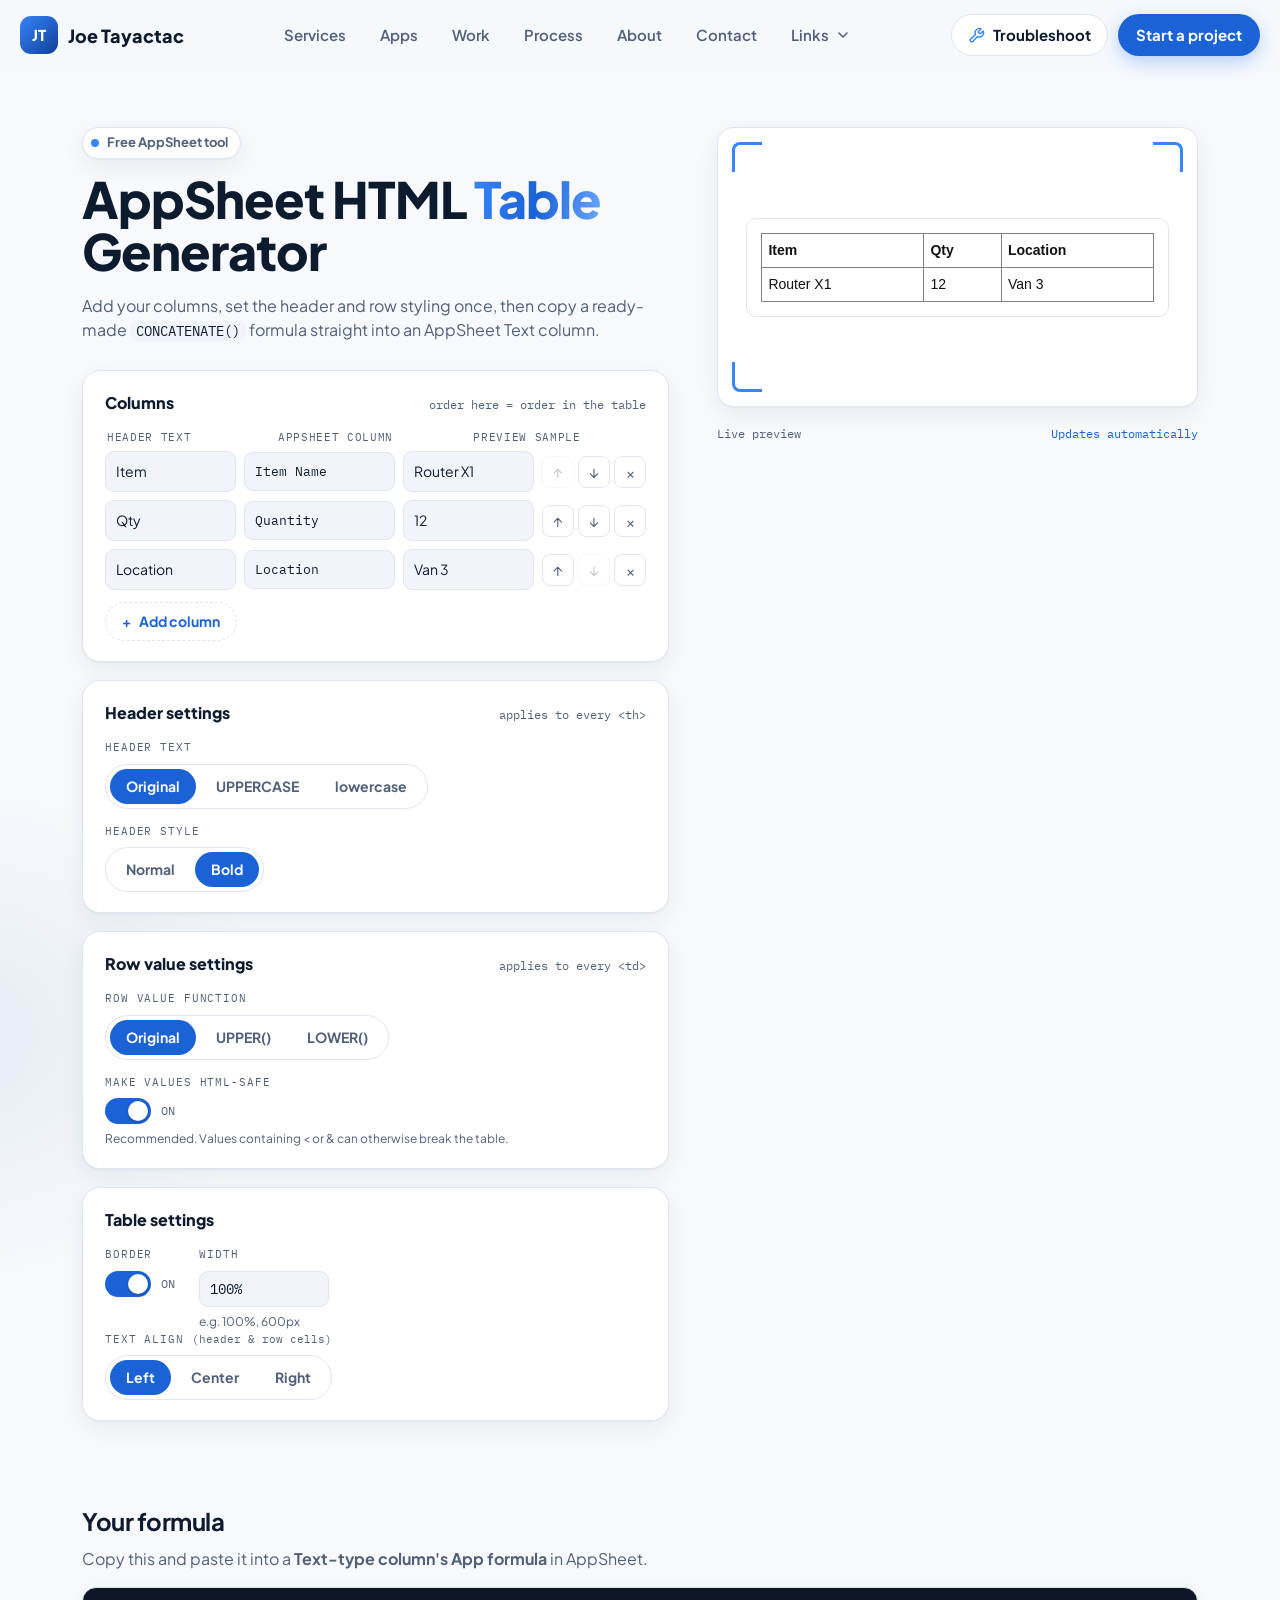
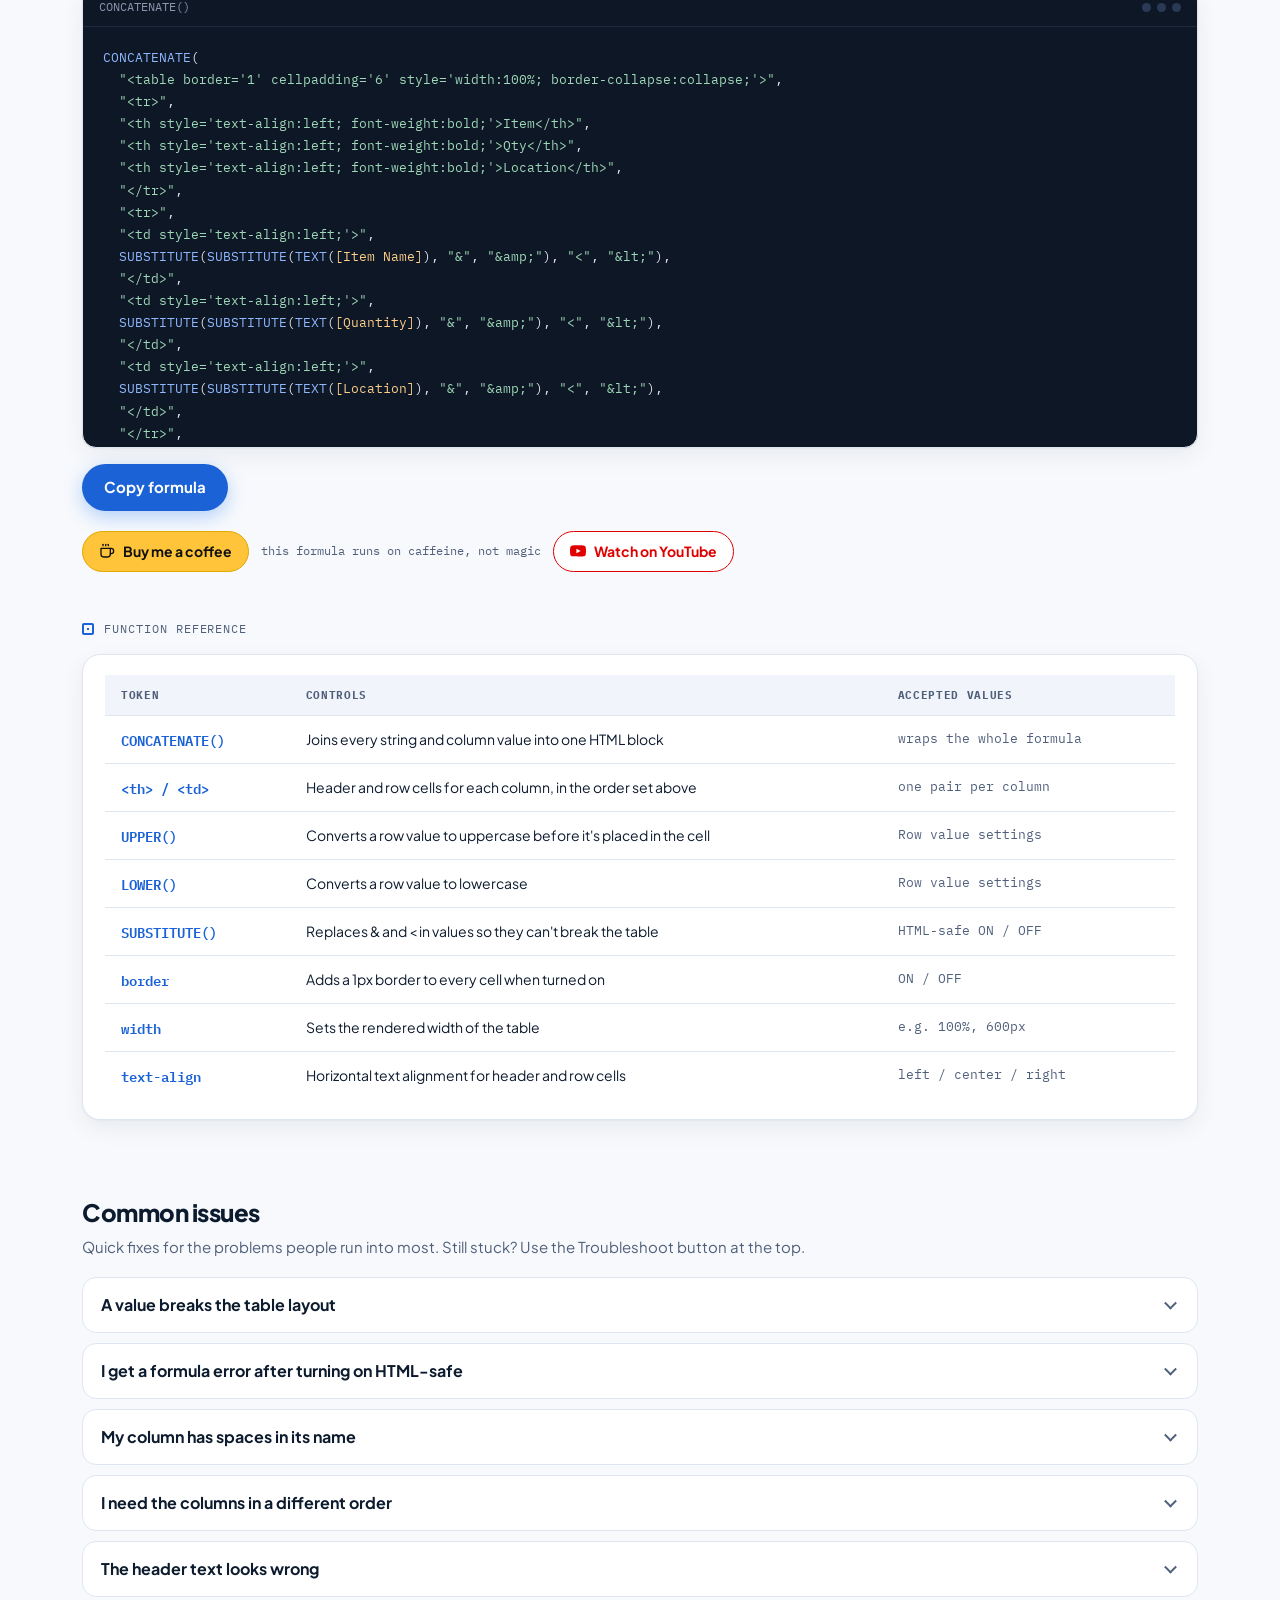
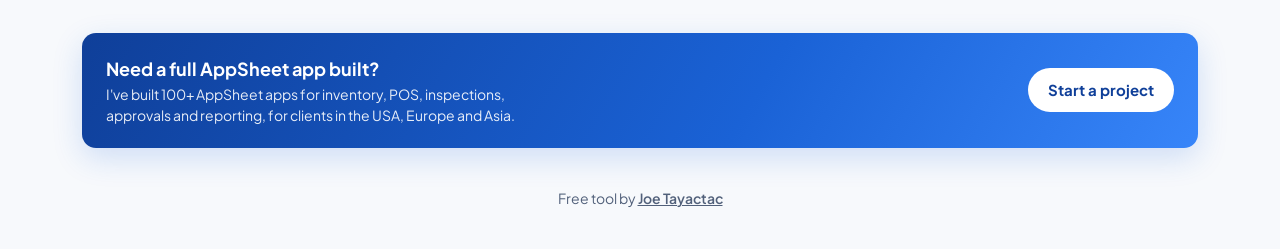
<file: appsheet-html-table/index.html>
<!DOCTYPE html>
<html lang="en">
<head>
<meta charset="UTF-8">
<meta name="viewport" content="width=device-width, initial-scale=1.0">
<title>AppSheet HTML Table Formula Generator | Joe Tayactac</title>
<meta name="description" content="Turn AppSheet columns into a ready-to-copy HTML table CONCATENATE() formula. Set header and row styling, border, width and alignment with a live preview.">
<link rel="canonical" href="https://joetayactac.site/appsheet-html-table/">
<meta name="theme-color" content="#3785f9">
<meta property="og:type" content="website">
<meta property="og:title" content="AppSheet HTML Table Formula Generator">
<meta property="og:description" content="Free generator for AppSheet HTML table formulas, with a live preview.">
<meta property="og:url" content="https://joetayactac.site/appsheet-html-table/">
<link rel="icon" href="data:image/svg+xml,%3Csvg xmlns='http://www.w3.org/2000/svg' viewBox='0 0 64 64'%3E%3Crect width='64' height='64' rx='16' fill='%233785f9'/%3E%3Ctext x='32' y='42' font-family='Arial,sans-serif' font-size='26' font-weight='700' fill='white' text-anchor='middle'%3EJT%3C/text%3E%3C/svg%3E">
<link rel="preconnect" href="https://fonts.googleapis.com">
<link rel="preconnect" href="https://fonts.gstatic.com" crossorigin>
<link href="https://fonts.googleapis.com/css2?family=IBM+Plex+Mono:wght@400;500;600&family=Plus+Jakarta+Sans:wght@400;500;600;700;800&display=swap" rel="stylesheet">
<script type="application/ld+json">
{
  "@context": "https://schema.org",
  "@type": "WebApplication",
  "name": "AppSheet HTML Table Formula Generator",
  "url": "https://joetayactac.site/appsheet-html-table/",
  "applicationCategory": "DeveloperApplication",
  "operatingSystem": "Any (runs in a web browser)",
  "description": "Generate an AppSheet CONCATENATE() formula that builds an HTML table from your columns.",
  "offers": { "@type": "Offer", "price": "0", "priceCurrency": "USD" },
  "creator": { "@type": "Person", "name": "Joe Tayactac", "url": "https://joetayactac.site/" }
}
</script>
<link rel="stylesheet" href="../assets/site.css">
<style>
  :root, .theme-light{ --line: var(--border); --panel: var(--surface); --field: var(--surface-2); --youtube: #E00000; }
  body{ line-height:1.5; }
  .wrap{ max-width: 1180px; margin: 0 auto; padding: 0 32px; }
  @media (max-width: 640px){ .wrap{ padding: 0 16px; } }
  h1, h2, h3{ margin: 0; letter-spacing: -0.02em; }
  code, .mono{ font-family: var(--mono); }

  .hero{ padding: 56px 0 40px; display: grid; grid-template-columns: minmax(0, 1.1fr) minmax(0, 0.9fr); gap: 48px; align-items: start; }
  @media (max-width: 980px){ .hero{ grid-template-columns: minmax(0, 1fr); padding: 36px 0 24px; gap: 32px; } }
  .eyebrow{ display:inline-flex; align-items:center; gap:8px; margin-bottom:14px; padding:5px 12px 5px 8px; border-radius:999px; background: var(--panel); border:1px solid var(--line); font-size:13px; font-weight:700; color: var(--muted); box-shadow: var(--shadow); }
  .eyebrow i{ width:8px; height:8px; border-radius:50%; background: var(--blue); }
  .headline{ font-size: clamp(32px, 4.2vw, 50px); font-weight: 800; line-height: 1.05; margin-bottom: 16px; }
  .headline .accent{ background: linear-gradient(100deg, var(--blue), var(--blue-strong) 50%, #6aa7ff); -webkit-background-clip: text; background-clip: text; color: transparent; }
  .sub{ color: var(--muted); font-size: 16px; max-width: 56ch; margin: 0 0 28px; }
  .sub code{ font-size: 14px; color: var(--text); background: var(--field); padding: 1px 6px; border-radius: 6px; }

  .panel{ padding: 20px 22px; margin-bottom: 18px; }
  .panel-head{ display:flex; align-items:baseline; justify-content:space-between; gap:12px; flex-wrap:wrap; margin-bottom: 14px; }
  .panel-title{ font-weight: 800; font-size: 16px; }
  .panel-hint{ font-family: var(--mono); font-size: 12px; color: var(--muted); }

  .col-head, .col-row{ display:grid; grid-template-columns: 1fr 1.15fr 1fr auto; gap: 8px; align-items:center; }
  .col-head{ font-family: var(--mono); font-size: 11px; letter-spacing: .06em; text-transform: uppercase; color: var(--muted); padding: 0 2px 6px; }
  #columnsList{ display:grid; gap: 8px; }
  .col-row input{ width: 100%; min-width: 0; font: inherit; font-size: 14px; padding: 9px 10px; border: 1px solid var(--line); border-radius: 9px; background: var(--field); color: var(--text); transition: border-color .2s, box-shadow .2s; }
  .col-row input.col-name{ font-family: var(--mono); font-size: 13px; }
  .col-row input:hover{ border-color: color-mix(in srgb, var(--blue) 50%, var(--line)); }
  .col-row input:focus{ outline: none; border-color: var(--blue); box-shadow: 0 0 0 3px var(--blue-glow); }
  .row-tools{ display:flex; gap: 4px; }
  .icon-btn{ width: 32px; height: 32px; display:grid; place-items:center; border: 1px solid var(--line); border-radius: 8px; background: var(--panel); color: var(--muted); font: inherit; font-size: 15px; line-height: 1; cursor: pointer; transition: color .2s, border-color .2s, transform .2s var(--ease); }
  .icon-btn:hover:not(:disabled){ color: var(--blue-strong); border-color: var(--blue); transform: translateY(-1px); }
  .icon-btn:disabled{ opacity: .35; cursor: default; }
  .btn-add{ margin-top: 12px; display:inline-flex; align-items:center; gap: 8px; font: inherit; font-size: 14px; font-weight: 700; color: var(--blue-strong); background: transparent; border: 1px dashed var(--line); border-radius: 999px; padding: 8px 16px; cursor: pointer; transition: border-color .2s, background .2s; }
  .btn-add:hover{ border-color: var(--blue); background: var(--blue-tint); }
  @media (max-width: 560px){
    .col-head{ display:none; }
    .col-row{ grid-template-columns: 1fr 1fr; padding: 10px; border: 1px solid var(--line); border-radius: 12px; }
    .col-row .col-name{ grid-column: 1 / -1; order: -1; }
    .row-tools{ grid-column: 1 / -1; justify-content: flex-end; }
  }

  .field{ margin-bottom: 14px; }
  .field:last-child{ margin-bottom: 0; }
  .field > label, .field-label{ display:block; font-family: var(--mono); font-size: 11px; letter-spacing: .08em; text-transform: uppercase; color: var(--muted); margin-bottom: 8px; }
  .field-note{ text-transform: none; letter-spacing: 0; }
  .tabgroup{ display:inline-flex; flex-wrap: wrap; gap: 4px; padding: 4px; border: 1px solid var(--line); border-radius: 999px; background: var(--panel); }
  .tab-opt{ position: relative; cursor: pointer; }
  .tab-opt input{ position: absolute; opacity: 0; pointer-events: none; }
  .tab-opt span{ display:block; padding: 7px 16px; border-radius: 999px; font-size: 14px; font-weight: 700; color: var(--muted); transition: background .2s, color .2s; }
  .tab-opt:hover span{ color: var(--blue-strong); }
  .tab-opt input:checked + span{ background: var(--btn-bg); color: #fff; }
  .tab-opt input:focus-visible + span{ outline: 3px solid var(--blue); outline-offset: 2px; }
  .row{ display:flex; gap: 24px; flex-wrap: wrap; align-items:flex-start; }
  .switch-line{ display:flex; align-items:center; gap: 10px; }
  .switch{ position: relative; width: 46px; height: 26px; border-radius: 999px; border: 0; padding: 0; background: var(--line); cursor: pointer; transition: background .2s; }
  .switch.is-on{ background: var(--btn-bg); }
  .switch-knob{ position:absolute; top: 3px; left: 3px; width: 20px; height: 20px; border-radius: 50%; background: #fff; box-shadow: 0 1px 3px rgba(0,0,0,.25); transition: transform .2s var(--ease); }
  .switch.is-on .switch-knob{ transform: translateX(20px); }
  .switch-state{ font-family: var(--mono); font-size: 12px; color: var(--muted); }
  .width-input{ width: 130px; font-family: var(--mono); font-size: 14px; padding: 8px 10px; border: 1px solid var(--line); border-radius: 9px; background: var(--field); color: var(--text); }
  .width-input:focus{ outline:none; border-color: var(--blue); box-shadow: 0 0 0 3px var(--blue-glow); }
  .width-input.bad{ border-color: #dc2626; }
  .hint{ font-size: 12px; color: var(--muted); margin: 6px 0 0; }

  .viewfinder-outer{ position: sticky; top: 96px; }
  .viewfinder{ position: relative; padding: 40px 28px; min-height: 280px; display:flex; align-items:center; justify-content:center; overflow: hidden; border-radius: 16px; }
  .viewfinder .bracket{ position:absolute; width: 30px; height: 30px; border: 3px solid var(--blue); }
  .viewfinder .bracket.tl{ top:14px; left:14px; border-right:none; border-bottom:none; border-top-left-radius: 8px; }
  .viewfinder .bracket.tr{ top:14px; right:14px; border-left:none; border-bottom:none; border-top-right-radius: 8px; }
  .viewfinder .bracket.bl{ bottom:14px; left:14px; border-right:none; border-top:none; border-bottom-left-radius: 8px; }
  .preview-scroll{ width: 100%; overflow-x: auto; background: #fff; color: #111; border-radius: 10px; padding: 14px; border: 1px solid var(--line); }
  .preview-scroll table{ font-family: Arial, sans-serif; font-size: 14px; color: #111; }
  .viewfinder-caption{ display:flex; justify-content:space-between; margin-top: 12px; font-family: var(--mono); font-size: 12px; color: var(--muted); }
  .viewfinder-caption .status{ color: var(--blue-strong); }

  section.formula{ padding: 24px 0 48px; }
  section.formula h2{ font-size: 24px; margin-bottom: 8px; }
  .section-label{ display:flex; align-items:center; gap:10px; font-family: var(--mono); font-size:12px; letter-spacing:.08em; text-transform:uppercase; color: var(--muted); margin-bottom: 16px; }
  .section-label .mark{ width:12px; height:12px; border:2px solid var(--btn-bg); position:relative; flex-shrink:0; border-radius:2px; }
  .section-label .mark::after{ content:""; position:absolute; inset:3px; background: var(--btn-bg); }
  .terminal{ background: #0e1726; border: 1px solid var(--line); border-radius: 14px; overflow: hidden; box-shadow: var(--shadow); }
  .terminal-bar{ display:flex; align-items:center; justify-content:space-between; padding: 10px 16px; border-bottom: 1px solid #1d2a40; }
  .terminal-bar .path{ font-size: 12px; color: #8a97ad; }
  .dots{ display:flex; gap: 6px; }
  .dots span{ width: 9px; height: 9px; border-radius: 50%; background: #2a3a55; }
  .terminal pre{ margin: 0; padding: 20px; font-family: var(--mono); font-size: 13px; line-height: 1.7; color: #e7e9ed; white-space: pre-wrap; word-break: break-all; max-height: 420px; overflow: auto; }
  .terminal pre .fn{ color: #8fb8ff; }
  .terminal pre .str{ color: #9fd8b8; }
  .terminal pre .col{ color: #ffcf8a; }
  .copy-btn{ margin-top: 16px; display:inline-flex; align-items:center; gap: 8px; background: var(--btn-bg); color: #fff; border: 0; font: inherit; font-size: 15px; font-weight: 700; padding: 12px 22px; border-radius: 999px; cursor: pointer; box-shadow: 0 6px 18px var(--blue-glow); transition: transform .2s var(--ease), box-shadow .2s; }
  .copy-btn:hover{ transform: translateY(-2px); box-shadow: 0 12px 28px var(--blue-glow); }
  .copy-btn.copied{ background: #2f8a4a; }
  .coffee-wrap{ margin-top: 20px; display:flex; align-items:center; gap: 12px; flex-wrap: wrap; }
  .donate-btn, .youtube-btn{ display:inline-flex; align-items:center; gap: 8px; text-decoration: none; font-size: 14px; font-weight: 700; padding: 9px 16px; border-radius: 999px; white-space: nowrap; transition: background .15s, color .15s, transform .15s, box-shadow .15s; }
  .donate-btn{ background: #ffc439; color: #111; border: 1px solid #e0a800; }
  .donate-btn:hover{ background: #ffb300; transform: translateY(-1px); box-shadow: 0 4px 14px rgba(224,168,0,.35); }
  .youtube-btn{ background: var(--panel); color: var(--youtube); border: 1px solid var(--youtube); }
  .youtube-btn:hover{ background: var(--youtube); color: #fff; transform: translateY(-1px); box-shadow: 0 4px 14px rgba(224,0,0,.28); }
  .donate-btn svg, .youtube-btn svg{ width: 16px; height: 16px; flex-shrink: 0; }
  .coffee-note{ font-family: var(--mono); font-size: 12px; color: var(--muted); }

  section.reference{ padding: 0 0 48px; }
  .ref-wrap{ overflow-x: auto; }
  .ref-table{ width: 100%; border-collapse: collapse; font-size: 14px; overflow: hidden; }
  .ref-table th{ text-align: left; font-family: var(--mono); font-size: 11px; letter-spacing: .06em; text-transform: uppercase; color: var(--muted); padding: 12px 16px; border-bottom: 1px solid var(--line); background: var(--field); }
  .ref-table td{ padding: 13px 16px; border-bottom: 1px solid var(--line); vertical-align: top; }
  .ref-table tbody tr{ transition: background .15s; }
  .ref-table tbody tr:hover{ background: var(--blue-tint); }
  .ref-table tr:last-child td{ border-bottom: 0; }
  .ref-table .param{ font-family: var(--mono); color: var(--blue-strong); white-space: nowrap; font-weight: 600; }
  .ref-table .vals{ font-family: var(--mono); font-size: 13px; color: var(--muted); }
  .hire{ margin-bottom: 8px; }

  @media (prefers-reduced-motion: reduce){
    .copy-btn, .icon-btn, .switch, .switch-knob, .donate-btn, .youtube-btn{ transition: none; }
    .copy-btn:hover, .icon-btn:hover:not(:disabled), .donate-btn:hover, .youtube-btn:hover{ transform: none; }
  }
</style>
<script async src="https://pagead2.googlesyndication.com/pagead/js/adsbygoogle.js?client=ca-pub-9013281257238178" crossorigin="anonymous"></script>
<script type="application/ld+json">
{
  "@context": "https://schema.org",
  "@type": "FAQPage",
  "mainEntity": [
    {
      "@type": "Question",
      "name": "A value breaks the table layout",
      "acceptedAnswer": {
        "@type": "Answer",
        "text": "Values that contain < or & can be read as HTML and break the table. Turn on Make values HTML-safe and copy the formula again."
      }
    },
    {
      "@type": "Question",
      "name": "I get a formula error after turning on HTML-safe",
      "acceptedAnswer": {
        "@type": "Answer",
        "text": "HTML-safe wraps each value in TEXT() and SUBSTITUTE(). If a column type doesn't accept that in your app, turn HTML-safe off for that table and copy the formula again."
      }
    },
    {
      "@type": "Question",
      "name": "My column has spaces in its name",
      "acceptedAnswer": {
        "@type": "Answer",
        "text": "That's fine. Type the name exactly as it appears in your table, with or without square brackets, and the generator adds the brackets for you."
      }
    },
    {
      "@type": "Question",
      "name": "I need the columns in a different order",
      "acceptedAnswer": {
        "@type": "Answer",
        "text": "Use the up and down arrows next to each column. The table follows the order in the list."
      }
    },
    {
      "@type": "Question",
      "name": "The header text looks wrong",
      "acceptedAnswer": {
        "@type": "Answer",
        "text": "Choose Original to keep the header exactly as typed, or UPPERCASE or lowercase to change it. Header text is escaped, so symbols like quotes and < show as typed."
      }
    }
  ]
}
</script>
</head>
<body class="tool-page">
<svg width="0" height="0" style="position:absolute" aria-hidden="true">
  <symbol id="i-arrow" viewBox="0 0 24 24" fill="none" stroke="currentColor" stroke-width="2.2" stroke-linecap="round" stroke-linejoin="round"><path d="M5 12h14M13 6l6 6-6 6"/></symbol>
  <symbol id="i-out" viewBox="0 0 24 24" fill="none" stroke="currentColor" stroke-width="2.2" stroke-linecap="round" stroke-linejoin="round"><path d="M7 17 17 7M8 7h9v9"/></symbol>
  <symbol id="i-chev" viewBox="0 0 24 24" fill="none" stroke="currentColor" stroke-width="2.4" stroke-linecap="round" stroke-linejoin="round"><path d="m6 9 6 6 6-6"/></symbol>
  <symbol id="i-store" viewBox="0 0 24 24" fill="none" stroke="currentColor" stroke-width="1.9" stroke-linecap="round" stroke-linejoin="round"><path d="M3 9h18l-1.5-5h-15L3 9Z"/><path d="M3 9a3 3 0 0 0 6 0 3 3 0 0 0 6 0 3 3 0 0 0 6 0"/><path d="M5 11.5V20h14v-8.5M10 20v-5h4v5"/></symbol>
  <symbol id="i-report" viewBox="0 0 24 24" fill="none" stroke="currentColor" stroke-width="1.9" stroke-linecap="round" stroke-linejoin="round"><path d="M14 3H6a2 2 0 0 0-2 2v14a2 2 0 0 0 2 2h12a2 2 0 0 0 2-2V9Z"/><path d="M14 3v6h6M8 17v-3M12 17v-6M16 17v-2"/></symbol>
  <symbol id="i-play" viewBox="0 0 24 24" fill="currentColor"><path d="M8 5.5v13l10.5-6.5L8 5.5Z"/></symbol>
  <symbol id="i-bars" viewBox="0 0 24 24" fill="none" stroke="currentColor" stroke-width="1.9" stroke-linecap="round" stroke-linejoin="round"><rect x="3" y="5" width="18" height="5" rx="2.5"/><path d="M5.5 7.5h8"/><rect x="3" y="14" width="18" height="5" rx="2.5"/><path d="M5.5 16.5h12"/></symbol>
  <symbol id="i-qr" viewBox="0 0 24 24" fill="none" stroke="currentColor" stroke-width="1.9" stroke-linecap="round" stroke-linejoin="round"><rect x="3" y="3" width="7" height="7" rx="1.5"/><rect x="14" y="3" width="7" height="7" rx="1.5"/><rect x="3" y="14" width="7" height="7" rx="1.5"/><path d="M14 14h3v3M21 14v.01M14 21h7v-4M17.5 17.5v.01"/></symbol>
  <symbol id="i-wrench" viewBox="0 0 24 24" fill="none" stroke="currentColor" stroke-width="2" stroke-linecap="round" stroke-linejoin="round"><path d="M14.7 6.3a1 1 0 0 0 0 1.4l1.6 1.6a1 1 0 0 0 1.4 0l3.77-3.77a6 6 0 0 1-7.94 7.94l-6.91 6.91a2.12 2.12 0 0 1-3-3l6.91-6.91a6 6 0 0 1 7.94-7.94l-3.76 3.76z"/></symbol>
  <symbol id="i-table" viewBox="0 0 24 24" fill="none" stroke="currentColor" stroke-width="1.9" stroke-linecap="round" stroke-linejoin="round"><rect x="3" y="4" width="18" height="16" rx="2"/><path d="M3 9.5h18M3 15h18M9.5 9.5V20"/></symbol>
</svg>
<header class="site-header">
  <nav class="site-wrap nav" aria-label="Main">
    <a class="brand" href="../" aria-label="Joe Tayactac, home">
      <span class="monogram" aria-hidden="true">JT</span>
      <span class="brand-name">Joe Tayactac</span>
    </a>
    <div class="nav-center">
      <ul class="nav-links">
        <li><a href="../#services">Services</a></li>
        <li><a href="../#apps">Apps</a></li>
        <li><a href="../#work">Work</a></li>
        <li><a href="../#process">Process</a></li>
        <li><a href="../#about">About</a></li>
        <li><a href="../#contact">Contact</a></li>
      </ul>
      <div class="nav-group" id="linksGroup">
        <button class="nav-group-btn" type="button" id="linksBtn" aria-expanded="false" aria-controls="linksMenu">Links <svg aria-hidden="true"><use href="#i-chev"/></svg></button>
        <ul class="nav-menu" id="linksMenu">
          <li class="menu-alt"><a href="../?topic=troubleshoot#contact" data-topic="troubleshoot"><span class="mi mi-fix"><svg aria-hidden="true"><use href="#i-wrench"/></svg></span><span><b>Troubleshoot your app?</b><small>Get help fixing an AppSheet app</small></span><svg class="mi-out" aria-hidden="true"><use href="#i-arrow"/></svg></a></li>
          <li><a href="../appsheet-html-table/" aria-current="page"><span class="mi mi-table"><svg aria-hidden="true"><use href="#i-table"/></svg></span><span><b>AppSheet HTML Table</b><small>HTML table formulas</small></span><svg class="mi-out" aria-hidden="true"><use href="#i-arrow"/></svg></a></li>
          <li><a href="../appsheet-progress-bar/"><span class="mi mi-bar"><svg aria-hidden="true"><use href="#i-bars"/></svg></span><span><b>AppSheet Progress Bar</b><small>Animated bars for Image columns</small></span><svg class="mi-out" aria-hidden="true"><use href="#i-arrow"/></svg></a></li>
          <li><a href="../appsheet-qr-barcode/"><span class="mi mi-qr"><svg aria-hidden="true"><use href="#i-qr"/></svg></span><span><b>AppSheet QR &amp; Barcode</b><small>QR and barcode formulas</small></span><svg class="mi-out" aria-hidden="true"><use href="#i-arrow"/></svg></a></li>
          <li><a href="https://goonlinepos.com/" target="_blank" rel="noopener"><span class="mi mi-pos"><svg aria-hidden="true"><use href="#i-store"/></svg></span><span><b>GoOnlinePOS</b><small>Free POS for small businesses</small></span><svg class="mi-out" aria-hidden="true"><use href="#i-out"/></svg></a></li>
          <li><a href="../pdf-editor/"><span class="mi mi-pdf"><svg aria-hidden="true"><use href="#i-report"/></svg></span><span><b>PDF Editor</b><small>Edit PDF text in your browser</small></span><svg class="mi-out" aria-hidden="true"><use href="#i-arrow"/></svg></a></li>
          <li><a href="https://www.youtube.com/@JoeTayactac" target="_blank" rel="noopener"><span class="mi mi-yt"><svg aria-hidden="true"><use href="#i-play"/></svg></span><span><b>YouTube</b><small>My work on video</small></span><svg class="mi-out" aria-hidden="true"><use href="#i-out"/></svg></a></li>
        </ul>
      </div>
    </div>
    <div class="nav-actions">
      <a class="nav-alt" href="../?topic=troubleshoot#contact" data-topic="troubleshoot" aria-label="Troubleshoot your app?"><svg aria-hidden="true"><use href="#i-wrench"/></svg><span>Troubleshoot<span class="alt-long"> your app?</span></span></a>
      <a class="nav-cta" href="../#contact">Start a project</a>
    </div>
  </nav>
</header>

<main class="wrap">

  <section class="hero">
    <div>
      <span class="eyebrow"><i></i>Free AppSheet tool</span>
      <h1 class="headline">AppSheet HTML <span class="accent">Table</span> Generator</h1>
      <p class="sub">Add your columns, set the header and row styling once, then copy a ready-made <code>CONCATENATE()</code> formula straight into an AppSheet Text column.</p>

      <div class="panel">
        <div class="panel-head">
          <span class="panel-title">Columns</span>
          <span class="panel-hint">order here = order in the table</span>
        </div>
        <div class="col-head" aria-hidden="true">
          <span>Header text</span>
          <span>AppSheet column</span>
          <span>Preview sample</span>
          <span></span>
        </div>
        <div id="columnsList"></div>
        <button type="button" id="addColumn" class="btn-add"><span aria-hidden="true">+</span> Add column</button>
      </div>

      <div class="panel">
        <div class="panel-head">
          <span class="panel-title">Header settings</span>
          <span class="panel-hint">applies to every &lt;th&gt;</span>
        </div>
        <div class="field">
          <span class="field-label" id="lblHeaderCase">Header text</span>
          <div class="tabgroup" role="radiogroup" aria-labelledby="lblHeaderCase">
            <label class="tab-opt"><input type="radio" name="headerCase" value="original" checked><span>Original</span></label>
            <label class="tab-opt"><input type="radio" name="headerCase" value="upper"><span>UPPERCASE</span></label>
            <label class="tab-opt"><input type="radio" name="headerCase" value="lower"><span>lowercase</span></label>
          </div>
        </div>
        <div class="field">
          <span class="field-label" id="lblHeaderStyle">Header style</span>
          <div class="tabgroup" role="radiogroup" aria-labelledby="lblHeaderStyle">
            <label class="tab-opt"><input type="radio" name="headerStyle" value="normal"><span>Normal</span></label>
            <label class="tab-opt"><input type="radio" name="headerStyle" value="bold" checked><span>Bold</span></label>
          </div>
        </div>
      </div>

      <div class="panel">
        <div class="panel-head">
          <span class="panel-title">Row value settings</span>
          <span class="panel-hint">applies to every &lt;td&gt;</span>
        </div>
        <div class="field">
          <span class="field-label" id="lblRowFn">Row value function</span>
          <div class="tabgroup" role="radiogroup" aria-labelledby="lblRowFn">
            <label class="tab-opt"><input type="radio" name="rowFn" value="original" checked><span>Original</span></label>
            <label class="tab-opt"><input type="radio" name="rowFn" value="upper"><span>UPPER()</span></label>
            <label class="tab-opt"><input type="radio" name="rowFn" value="lower"><span>LOWER()</span></label>
          </div>
        </div>
        <div class="field">
          <span class="field-label" id="lblSafe">Make values HTML-safe</span>
          <div class="switch-line">
            <button type="button" id="safeToggle" class="switch is-on" role="switch" aria-checked="true" aria-labelledby="lblSafe"><span class="switch-knob"></span></button>
            <span id="safeState" class="switch-state">ON</span>
          </div>
          <p class="hint">Recommended. Values containing &lt; or &amp; can otherwise break the table.</p>
        </div>
      </div>

      <div class="panel">
        <div class="panel-head">
          <span class="panel-title">Table settings</span>
        </div>
        <div class="row">
          <div class="field">
            <span class="field-label" id="lblBorder">Border</span>
            <div class="switch-line">
              <button type="button" id="borderToggle" class="switch is-on" role="switch" aria-checked="true" aria-labelledby="lblBorder"><span class="switch-knob"></span></button>
              <span id="borderState" class="switch-state">ON</span>
            </div>
          </div>
          <div class="field">
            <label for="tableWidth">Width</label>
            <input type="text" id="tableWidth" value="100%" class="width-input" maxlength="12" spellcheck="false">
            <p class="hint" id="widthHint">e.g. 100%, 600px</p>
          </div>
        </div>
        <div class="field">
          <span class="field-label" id="lblAlign">Text align <span class="field-note">(header &amp; row cells)</span></span>
          <div class="tabgroup" role="radiogroup" aria-labelledby="lblAlign">
            <label class="tab-opt"><input type="radio" name="textAlign" value="left" checked><span>Left</span></label>
            <label class="tab-opt"><input type="radio" name="textAlign" value="center"><span>Center</span></label>
            <label class="tab-opt"><input type="radio" name="textAlign" value="right"><span>Right</span></label>
          </div>
        </div>
      </div>
    </div>

    <div>
      <div class="viewfinder-outer">
        <div class="viewfinder panel">
          <span class="bracket tl"></span>
          <span class="bracket tr"></span>
          <span class="bracket bl"></span>
          <div class="preview-scroll" id="previewWrap"></div>
        </div>
        <div class="viewfinder-caption">
          <span>Live preview</span>
          <span class="status">Updates automatically</span>
        </div>
      </div>
    </div>
  </section>

  <section class="formula" id="formula">
    <h2>Your formula</h2>
    <p class="sub" style="margin-bottom:16px;">Copy this and paste it into a <strong>Text-type column's App formula</strong> in AppSheet.</p>
    <div class="terminal">
      <div class="terminal-bar">
        <span class="path mono">CONCATENATE()</span>
        <div class="dots" aria-hidden="true"><span></span><span></span><span></span></div>
      </div>
      <pre id="formulaOutput"></pre>
    </div>
    <button class="copy-btn" id="copyBtn" type="button">Copy formula</button>
    <div class="coffee-wrap">
      <a href="https://paypal.me/Joemarietayactac1" target="_blank" rel="noopener" class="donate-btn"><svg viewBox="0 0 24 24" fill="none" stroke="currentColor" stroke-width="2" stroke-linecap="round" stroke-linejoin="round" aria-hidden="true"><path d="M17 8h1a4 4 0 1 1 0 8h-1"></path><path d="M3 8h14v9a4 4 0 0 1-4 4H7a4 4 0 0 1-4-4Z"></path><line x1="6" y1="2" x2="6" y2="4"></line><line x1="10" y1="2" x2="10" y2="4"></line><line x1="14" y1="2" x2="14" y2="4"></line></svg>Buy me a coffee</a>
      <span class="coffee-note">this formula runs on caffeine, not magic</span>
      <a href="https://www.youtube.com/@JoeTayactac" target="_blank" rel="noopener" class="youtube-btn"><svg viewBox="0 0 24 24" fill="currentColor" aria-hidden="true"><path d="M23.5 6.2a3.02 3.02 0 0 0-2.12-2.14C19.5 3.5 12 3.5 12 3.5s-7.5 0-9.38.56A3.02 3.02 0 0 0 .5 6.2 31.6 31.6 0 0 0 0 12a31.6 31.6 0 0 0 .5 5.8 3.02 3.02 0 0 0 2.12 2.14C4.5 20.5 12 20.5 12 20.5s7.5 0 9.38-.56a3.02 3.02 0 0 0 2.12-2.14A31.6 31.6 0 0 0 24 12a31.6 31.6 0 0 0-.5-5.8ZM9.6 15.5v-7l6.4 3.5-6.4 3.5Z"/></svg>Watch on YouTube</a>
    </div>
  </section>

  <section class="reference" id="reference">
    <div class="section-label"><span class="mark"></span>Function reference</div>
    <div class="ref-wrap panel">
      <table class="ref-table">
        <thead>
          <tr><th>Token</th><th>Controls</th><th>Accepted values</th></tr>
        </thead>
        <tbody>
          <tr><td class="param">CONCATENATE()</td><td>Joins every string and column value into one HTML block</td><td class="vals">wraps the whole formula</td></tr>
          <tr><td class="param">&lt;th&gt; / &lt;td&gt;</td><td>Header and row cells for each column, in the order set above</td><td class="vals">one pair per column</td></tr>
          <tr><td class="param">UPPER()</td><td>Converts a row value to uppercase before it's placed in the cell</td><td class="vals">Row value settings</td></tr>
          <tr><td class="param">LOWER()</td><td>Converts a row value to lowercase</td><td class="vals">Row value settings</td></tr>
          <tr><td class="param">SUBSTITUTE()</td><td>Replaces &amp; and &lt; in values so they can't break the table</td><td class="vals">HTML-safe ON / OFF</td></tr>
          <tr><td class="param">border</td><td>Adds a 1px border to every cell when turned on</td><td class="vals">ON / OFF</td></tr>
          <tr><td class="param">width</td><td>Sets the rendered width of the table</td><td class="vals">e.g. 100%, 600px</td></tr>
          <tr><td class="param">text-align</td><td>Horizontal text alignment for header and row cells</td><td class="vals">left / center / right</td></tr>
        </tbody>
      </table>
    </div>
  </section>

  <section class="faq-block" id="common-issues">
    <h2 class="faq-title">Common issues</h2>
    <p class="faq-sub">Quick fixes for the problems people run into most. Still stuck? Use the Troubleshoot button at the top.</p>
    <div class="faq-list">
      <details><summary>A value breaks the table layout</summary><p>Values that contain &lt; or &amp; can be read as HTML and break the table. Turn on Make values HTML-safe and copy the formula again.</p></details>
      <details><summary>I get a formula error after turning on HTML-safe</summary><p>HTML-safe wraps each value in TEXT() and SUBSTITUTE(). If a column type doesn&#x27;t accept that in your app, turn HTML-safe off for that table and copy the formula again.</p></details>
      <details><summary>My column has spaces in its name</summary><p>That&#x27;s fine. Type the name exactly as it appears in your table, with or without square brackets, and the generator adds the brackets for you.</p></details>
      <details><summary>I need the columns in a different order</summary><p>Use the up and down arrows next to each column. The table follows the order in the list.</p></details>
      <details><summary>The header text looks wrong</summary><p>Choose Original to keep the header exactly as typed, or UPPERCASE or lowercase to change it. Header text is escaped, so symbols like quotes and &lt; show as typed.</p></details>
    </div>
  </section>

  <section class="hire">
    <div>
      <b>Need a full AppSheet app built?</b>
      <p>I've built 100+ AppSheet apps for inventory, POS, inspections, approvals and reporting, for clients in the USA, Europe and Asia.</p>
    </div>
    <a class="hire-cta" href="../#contact">Start a project</a>
  </section>

</main>

<footer class="site-footer">
  <div class="site-wrap">Free tool by <a href="../">Joe Tayactac</a></div>
</footer>

<script src="../assets/site.js"></script>
<script>
(function(){
  const $ = id => document.getElementById(id);
  const list = $('columnsList');
  let columns = [
    { header: 'Item', name: 'Item Name', sample: 'Router X1' },
    { header: 'Qty', name: 'Quantity', sample: '12' },
    { header: 'Location', name: 'Location', sample: 'Van 3' }
  ];
  let border = true, safe = true;

  const radio = name => document.querySelector(`input[name="${name}"]:checked`).value;
  const htmlEsc = s => s.replace(/&/g, '&amp;').replace(/</g, '&lt;').replace(/>/g, '&gt;');
  const lit = s => '"' + s.replace(/"/g, '""') + '"';
  const colName = c => (c.name || '').trim().replace(/^\[|\]$/g, '').trim();

  function cleanWidth(){
    const raw = $('tableWidth').value.trim();
    const ok = /^\d+(\.\d+)?(%|px|em|rem)?$/.test(raw);
    $('tableWidth').classList.toggle('bad', !ok && raw !== '');
    $('widthHint').textContent = ok || raw === '' ? 'e.g. 100%, 600px' : 'Use a number with %, px, em or rem. Using 100%.';
    if (!ok) return '100%';
    return /^\d+(\.\d+)?$/.test(raw) ? raw + 'px' : raw;
  }

  function settings(){
    return {
      headerCase: radio('headerCase'), headerStyle: radio('headerStyle'), rowFn: radio('rowFn'),
      align: radio('textAlign'), width: cleanWidth(), border, safe
    };
  }

  function headerText(c, s){
    const t = c.header.trim() || colName(c) || 'Column';
    return s.headerCase === 'upper' ? t.toUpperCase() : s.headerCase === 'lower' ? t.toLowerCase() : t;
  }

  function valueExpr(c, s){
    let v = '[' + (colName(c) || 'Column') + ']';
    if (s.rowFn === 'upper') v = 'UPPER(' + v + ')';
    if (s.rowFn === 'lower') v = 'LOWER(' + v + ')';
    if (s.safe) v = 'SUBSTITUTE(SUBSTITUTE(TEXT(' + v + '), "&", "&amp;"), "<", "&lt;")';
    return v;
  }

  function tableOpen(s){
    return "<table" + (s.border ? " border='1'" : "") + " cellpadding='6' style='width:" + s.width + "; border-collapse:collapse;'>";
  }
  const thStyle = s => "text-align:" + s.align + "; font-weight:" + (s.headerStyle === 'bold' ? 'bold' : 'normal') + ";";
  const tdStyle = s => "text-align:" + s.align + ";";

  function buildFormula(){
    const s = settings(), parts = [];
    parts.push(lit(tableOpen(s)));
    parts.push(lit('<tr>'));
    columns.forEach(c => parts.push(lit("<th style='" + thStyle(s) + "'>" + htmlEsc(headerText(c, s)) + '</th>')));
    parts.push(lit('</tr>'));
    parts.push(lit('<tr>'));
    columns.forEach(c => { parts.push(lit("<td style='" + tdStyle(s) + "'>")); parts.push(valueExpr(c, s)); parts.push(lit('</td>')); });
    parts.push(lit('</tr>'));
    parts.push(lit('</table>'));
    return 'CONCATENATE(\n  ' + parts.join(',\n  ') + '\n)';
  }

  function highlight(code){
    let out = '', i = 0;
    while (i < code.length){
      const ch = code[i];
      if (ch === '"'){
        let j = i + 1;
        while (j < code.length){ if (code[j] === '"'){ if (code[j + 1] === '"'){ j += 2; continue; } break; } j++; }
        out += '<span class="str">' + htmlEsc(code.slice(i, j + 1)) + '</span>'; i = j + 1; continue;
      }
      if (ch === '['){ const j = code.indexOf(']', i); const end = j < 0 ? code.length : j + 1; out += '<span class="col">' + htmlEsc(code.slice(i, end)) + '</span>'; i = end; continue; }
      const m = code.slice(i).match(/^[A-Z]+(?=\()/);
      if (m){ out += '<span class="fn">' + m[0] + '</span>'; i += m[0].length; continue; }
      out += htmlEsc(ch); i++;
    }
    return out;
  }

  function renderPreview(){
    const s = settings();
    const table = document.createElement('table');
    if (s.border) table.setAttribute('border', '1');
    table.setAttribute('cellpadding', '6');
    table.style.width = s.width; table.style.borderCollapse = 'collapse';
    const hr = table.insertRow();
    columns.forEach(c => { const th = document.createElement('th'); th.textContent = headerText(c, s); th.style.textAlign = s.align; th.style.fontWeight = s.headerStyle === 'bold' ? 'bold' : 'normal'; hr.appendChild(th); });
    const tr = table.insertRow();
    columns.forEach(c => {
      const td = tr.insertCell();
      const v = c.sample || '';
      td.textContent = s.rowFn === 'upper' ? v.toUpperCase() : s.rowFn === 'lower' ? v.toLowerCase() : v;
      td.style.textAlign = s.align;
    });
    $('previewWrap').replaceChildren(table);
  }

  function render(){
    renderPreview();
    $('formulaOutput').innerHTML = highlight(buildFormula());
  }

  function drawColumns(){
    list.replaceChildren();
    columns.forEach((c, i) => {
      const row = document.createElement('div'); row.className = 'col-row';
      const mk = (cls, key, ph, label) => {
        const inp = document.createElement('input');
        inp.type = 'text'; inp.className = cls; inp.value = c[key]; inp.placeholder = ph; inp.spellcheck = false;
        inp.setAttribute('aria-label', label + ' for column ' + (i + 1));
        inp.addEventListener('input', () => { c[key] = inp.value; render(); });
        return inp;
      };
      row.append(mk('col-header', 'header', 'Header', 'Header text'), mk('col-name', 'name', 'Column name', 'AppSheet column'), mk('col-sample', 'sample', 'Sample', 'Preview sample'));
      const tools = document.createElement('div'); tools.className = 'row-tools';
      const btn = (txt, label, disabled, fn) => { const b = document.createElement('button'); b.type = 'button'; b.className = 'icon-btn'; b.textContent = txt; b.setAttribute('aria-label', label + ' column ' + (i + 1)); b.disabled = disabled; b.addEventListener('click', fn); return b; };
      tools.append(
        btn('↑', 'Move up', i === 0, () => { [columns[i - 1], columns[i]] = [columns[i], columns[i - 1]]; drawColumns(); render(); }),
        btn('↓', 'Move down', i === columns.length - 1, () => { [columns[i + 1], columns[i]] = [columns[i], columns[i + 1]]; drawColumns(); render(); }),
        btn('×', 'Remove', columns.length === 1, () => { columns.splice(i, 1); drawColumns(); render(); })
      );
      row.append(tools);
      list.append(row);
    });
  }

  $('addColumn').addEventListener('click', () => {
    columns.push({ header: 'Column ' + (columns.length + 1), name: '', sample: '' });
    drawColumns(); render();
    const inputs = list.querySelectorAll('.col-header'); inputs[inputs.length - 1].focus(); inputs[inputs.length - 1].select();
  });

  function bindSwitch(btnId, stateId, get, set){
    const b = $(btnId);
    b.addEventListener('click', () => {
      set(!get());
      b.classList.toggle('is-on', get()); b.setAttribute('aria-checked', String(get()));
      $(stateId).textContent = get() ? 'ON' : 'OFF';
      render();
    });
  }
  bindSwitch('borderToggle', 'borderState', () => border, v => { border = v; });
  bindSwitch('safeToggle', 'safeState', () => safe, v => { safe = v; });

  document.querySelectorAll('input[type=radio]').forEach(r => r.addEventListener('change', render));
  $('tableWidth').addEventListener('input', render);

  $('copyBtn').addEventListener('click', () => {
    const btn = $('copyBtn');
    const done = () => { btn.textContent = 'Copied ✓'; btn.classList.add('copied'); setTimeout(() => { btn.textContent = 'Copy formula'; btn.classList.remove('copied'); }, 1600); };
    const fallback = () => {
      const range = document.createRange(); range.selectNodeContents($('formulaOutput'));
      const sel = getSelection(); sel.removeAllRanges(); sel.addRange(range);
      btn.textContent = 'Press Ctrl+C to copy'; setTimeout(() => { btn.textContent = 'Copy formula'; }, 2500);
    };
    try { navigator.clipboard.writeText(buildFormula()).then(done, fallback); } catch (e) { fallback(); }
  });

  drawColumns(); render();
})();
</script>
</body>
</html>
</file>
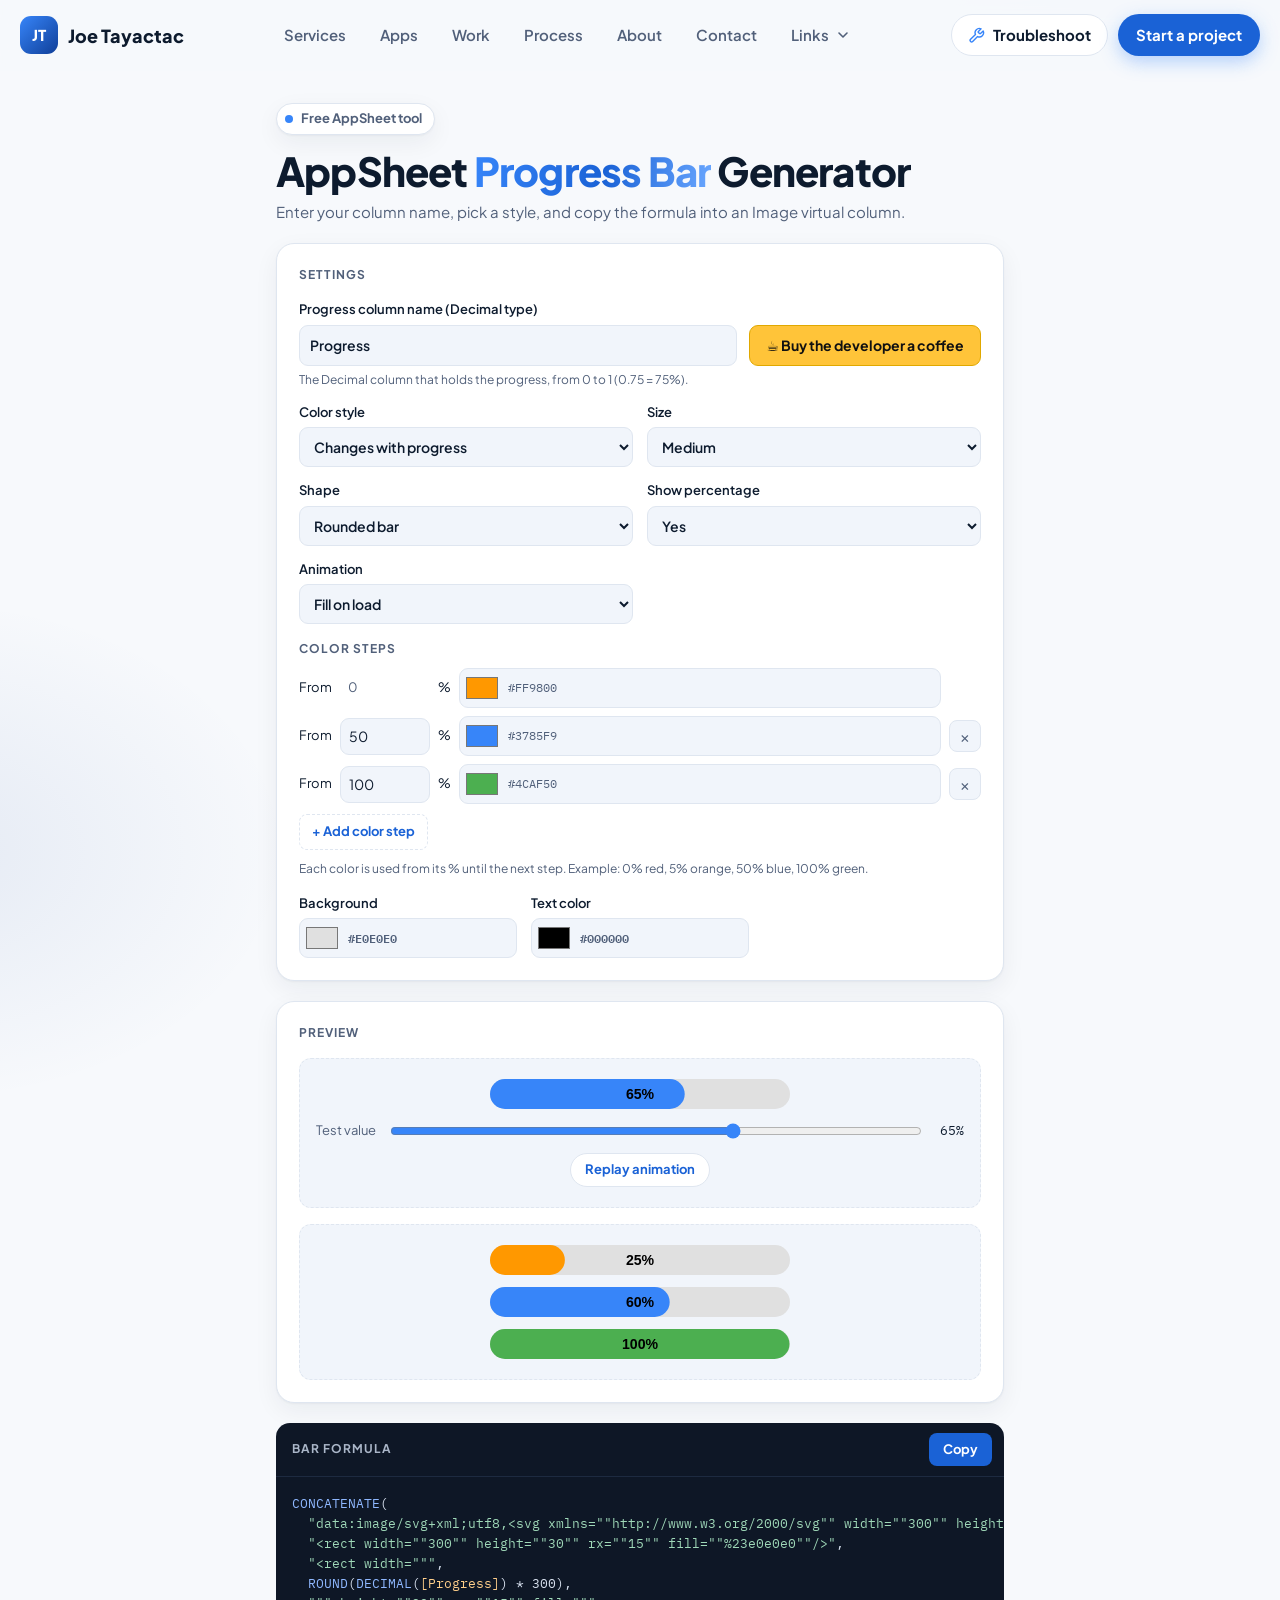
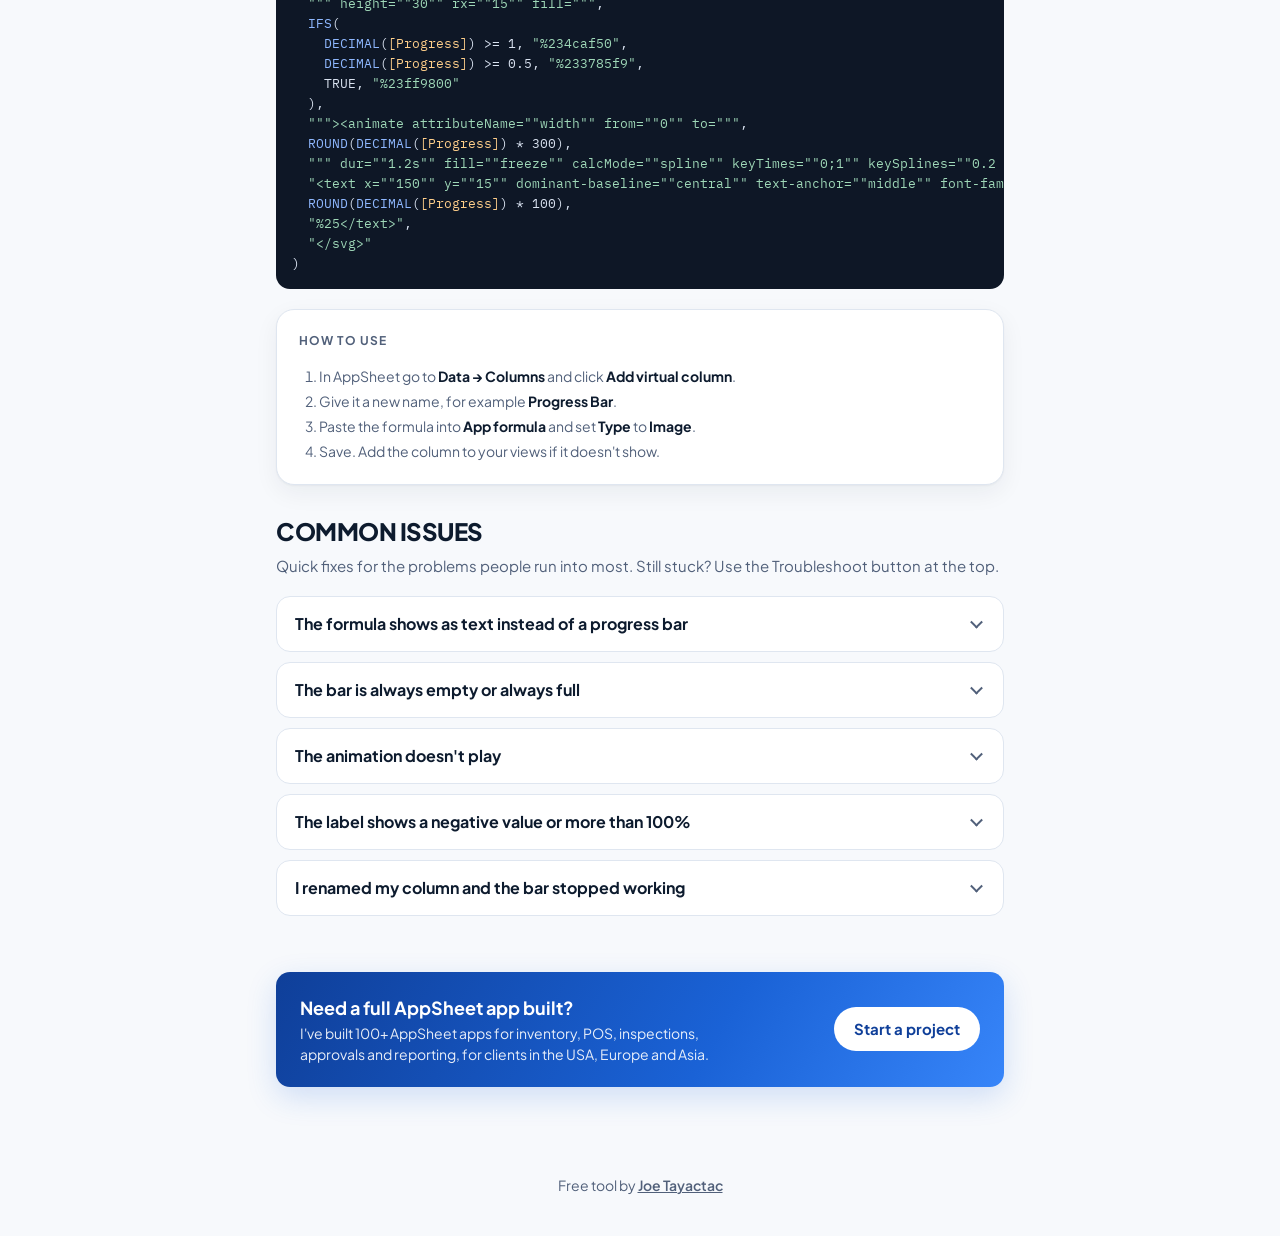
<file: appsheet-progress-bar/index.html>
<!DOCTYPE html>
<html lang="en">
<head>
<meta charset="utf-8">
<meta name="viewport" content="width=device-width, initial-scale=1">
<title>AppSheet Progress Bar Generator | Free Tool by Joe Tayactac</title>
<meta name="description" content="Free AppSheet progress bar generator: bars, circles, gauges and blocks with color steps and animation. Copy one formula into an Image virtual column.">
<link rel="canonical" href="https://joetayactac.site/appsheet-progress-bar/">
<meta name="theme-color" content="#3785f9">
<meta property="og:type" content="website">
<meta property="og:title" content="AppSheet Progress Bar Generator">
<meta property="og:description" content="Free generator for animated AppSheet progress bars. Copy one formula into an Image virtual column.">
<meta property="og:url" content="https://joetayactac.site/appsheet-progress-bar/">
<link rel="icon" href="data:image/svg+xml,%3Csvg xmlns='http://www.w3.org/2000/svg' viewBox='0 0 64 64'%3E%3Crect width='64' height='64' rx='16' fill='%233785f9'/%3E%3Ctext x='32' y='42' font-family='Arial,sans-serif' font-size='26' font-weight='700' fill='white' text-anchor='middle'%3EJT%3C/text%3E%3C/svg%3E">
<link rel="preconnect" href="https://fonts.googleapis.com">
<link rel="preconnect" href="https://fonts.gstatic.com" crossorigin>
<link rel="stylesheet" href="https://fonts.googleapis.com/css2?family=IBM+Plex+Mono:wght@400;500&family=Plus+Jakarta+Sans:wght@400;500;600;700;800&display=swap">
<script type="application/ld+json">
{
  "@context": "https://schema.org",
  "@type": "WebApplication",
  "name": "AppSheet Progress Bar Generator",
  "url": "https://joetayactac.site/appsheet-progress-bar/",
  "applicationCategory": "DeveloperApplication",
  "operatingSystem": "Any (runs in a web browser)",
  "description": "Generate an AppSheet formula that draws an animated progress bar, circle or gauge in an Image virtual column.",
  "offers": { "@type": "Offer", "price": "0", "priceCurrency": "USD" },
  "creator": { "@type": "Person", "name": "Joe Tayactac", "url": "https://joetayactac.site/" }
}
</script>
<link rel="stylesheet" href="../assets/site.css">
<style>
:root, .theme-light{
  --ink:var(--text); --line:var(--border); --accent:var(--btn-bg); --accent-ink:#ffffff; --accent-tint:var(--blue-tint); --brand:var(--blue); --field:var(--surface-2); --focus:var(--blue);
  --code-bg:#0e1726; --code-ink:#d9e2f0; --code-str:#9fd8b8; --code-fn:#8fb8ff; --code-col:#ffcf8a;
}
body{font-size:15px;line-height:1.5}
.wrap{max-width:760px;margin:0 auto;padding:0 16px;padding-block:32px 56px;display:grid;grid-template-columns:minmax(0,1fr);gap:20px}
h1{font-size:clamp(28px,4.4vw,40px);line-height:1.2;margin:0;font-weight:800;letter-spacing:-.02em;text-wrap:balance}
.sub{color:var(--muted);margin:6px 0 0}
.panel{padding:22px;display:grid;grid-template-columns:minmax(0,1fr);gap:16px}
.eyebrow{display:inline-flex;align-items:center;gap:8px;margin-bottom:12px;padding:5px 12px 5px 8px;border-radius:999px;background:var(--surface);border:1px solid var(--line);font-size:13px;font-weight:700;color:var(--muted);box-shadow:var(--shadow)}
.eyebrow i{width:8px;height:8px;border-radius:50%;background:var(--brand)}
.grad{background:linear-gradient(100deg,var(--blue),var(--blue-strong) 55%,#6aa7ff);-webkit-background-clip:text;background-clip:text;color:transparent}
.fields{display:grid;grid-template-columns:repeat(2,minmax(0,1fr));gap:14px}
@media (max-width:560px){.fields{grid-template-columns:1fr}}
label{display:grid;grid-template-columns:minmax(0,1fr);gap:5px;font-size:13px;font-weight:600}
.hint{font-weight:400;color:var(--muted);font-size:12px;margin:0}
input,select{font:inherit;font-size:14px;width:100%;padding:9px 10px;border:1px solid var(--line);border-radius:9px;background:var(--field);color:var(--ink);transition:border-color .2s}
input:hover,select:hover{border-color:color-mix(in srgb,var(--brand) 50%,var(--line))}
input:focus-visible,select:focus-visible,button:focus-visible,a:focus-visible{outline:2px solid var(--focus);outline-offset:2px}
.col-row{grid-column:1/-1;display:grid;gap:5px}
.col-line{display:flex;gap:12px;align-items:flex-end;flex-wrap:wrap}
.col-line label{flex:1 1 240px}
.coffee{display:inline-flex;align-items:center;gap:8px;padding:9px 16px;border-radius:9px;background:#ffc439;border:1px solid #e0a800;color:#111;font-weight:700;font-size:14px;text-decoration:none;white-space:nowrap;transition:transform .2s,background .2s}
.coffee:hover{background:#ffb300;transform:translateY(-1px)}
.stage{background:var(--field);border:1px dashed var(--line);border-radius:12px;padding:20px 16px;display:flex;flex-direction:column;align-items:center;gap:12px}
.stage.row{flex-direction:row;flex-wrap:wrap;justify-content:center;gap:20px}
.stage img{display:block;max-width:100%;height:auto}
.replay{font:inherit;font-size:13px;font-weight:700;border:1px solid var(--line);border-radius:999px;padding:6px 14px;background:var(--surface);color:var(--accent);cursor:pointer;transition:border-color .2s}
.replay:hover{border-color:var(--brand)}
.out{background:var(--code-bg);border-radius:14px;overflow:hidden}
.out-head{display:flex;justify-content:space-between;align-items:center;gap:8px;padding:10px 12px 10px 16px;border-bottom:1px solid #1d2a40}
.out-head span{color:#aab6c8;font-size:12px;text-transform:uppercase;letter-spacing:.08em;font-weight:700}
.copy{font:inherit;font-weight:700;font-size:13px;border:0;border-radius:8px;padding:7px 14px;background:var(--accent);color:var(--accent-ink);cursor:pointer;transition:transform .2s}
.copy:hover{transform:translateY(-1px)}
.copy.done{background:#2f8a4a;color:#fff}
pre{margin:0;padding:16px;overflow-x:auto;font-family:"IBM Plex Mono",ui-monospace,monospace;font-size:12.5px;line-height:1.6;color:var(--code-ink)}
pre .s{color:var(--code-str)} pre .f{color:var(--code-fn)} pre .c{color:var(--code-col)}
.steps{margin:0;padding-left:20px;display:grid;gap:4px;font-size:14px;color:var(--muted)}
.steps b{color:var(--ink);font-weight:700}
.colors{grid-template-columns:repeat(3,minmax(0,1fr))}
@media (max-width:560px){.colors{grid-template-columns:repeat(2,minmax(0,1fr))}}
.picker{display:flex;align-items:center;gap:8px;padding:4px 10px 4px 4px;border:1px solid var(--line);border-radius:9px;background:var(--field)}
.picker input{width:36px;height:30px;padding:0;border:0;background:transparent;cursor:pointer}
.picker code{font-family:"IBM Plex Mono",ui-monospace,monospace;font-size:12px;color:var(--muted)}
.steps-box{display:grid;grid-template-columns:minmax(0,1fr);gap:10px}
.step{display:grid;grid-template-columns:auto 90px auto 1fr auto;align-items:center;gap:8px;font-size:13px}
.step input[type=number]{padding:7px 8px}
.step .fixed{display:inline-block;width:90px;padding:7px 8px;color:var(--muted)}
.icon-btn{font:inherit;font-size:16px;line-height:1;width:32px;height:32px;border:1px solid var(--line);border-radius:8px;background:var(--field);color:var(--muted);cursor:pointer}
.icon-btn:hover{color:var(--ink);border-color:var(--brand)}
.add-btn{justify-self:start;font:inherit;font-size:13px;font-weight:700;border:1px dashed var(--line);border-radius:8px;background:transparent;color:var(--accent);padding:7px 12px;cursor:pointer}
.add-btn:hover{border-color:var(--brand)}
.slider{display:grid;grid-template-columns:auto 1fr auto;gap:12px;align-items:center;font-size:13px;color:var(--muted);width:100%}
.slider input{accent-color:var(--brand);padding:0;border:0;background:transparent}
.slider output{font-family:"IBM Plex Mono",monospace;color:var(--ink);min-width:4ch;text-align:right}
@media (max-width:480px){.step{grid-template-columns:auto 72px auto 1fr auto}.step .fixed{width:72px}}
@media (max-width:380px){.step{grid-template-columns:auto 56px auto minmax(0,1fr) auto;gap:6px}.step .fixed{width:56px}.step .picker code{display:none}}
h2{font-size:12px;text-transform:uppercase;letter-spacing:.08em;color:var(--muted);margin:0;font-weight:700}
[hidden]{display:none!important}
</style>
<script async src="https://pagead2.googlesyndication.com/pagead/js/adsbygoogle.js?client=ca-pub-9013281257238178" crossorigin="anonymous"></script>
<script type="application/ld+json">
{
  "@context": "https://schema.org",
  "@type": "FAQPage",
  "mainEntity": [
    {
      "@type": "Question",
      "name": "The formula shows as text instead of a progress bar",
      "acceptedAnswer": {
        "@type": "Answer",
        "text": "Set the virtual column's Type to Image. The formula builds an SVG image, so a Text column shows the code itself instead of drawing it."
      }
    },
    {
      "@type": "Question",
      "name": "The bar is always empty or always full",
      "acceptedAnswer": {
        "@type": "Answer",
        "text": "The progress column must hold a decimal from 0 to 1, where 0.75 means 75%. If your column stores 75 for 75%, add a virtual column with the formula [Progress] / 100 and use that column's name in the generator."
      }
    },
    {
      "@type": "Question",
      "name": "The animation doesn't play",
      "acceptedAnswer": {
        "@type": "Answer",
        "text": "Some devices and views show only the final frame of an animated image. The bar still shows the correct value. If you prefer a static image everywhere, set Animation to None and copy the formula again."
      }
    },
    {
      "@type": "Question",
      "name": "The label shows a negative value or more than 100%",
      "acceptedAnswer": {
        "@type": "Answer",
        "text": "The circle and gauge never draw below 0% or above 100%, but the label shows the real value on purpose, so a data entry mistake stays visible. Fix the value in the record."
      }
    },
    {
      "@type": "Question",
      "name": "I renamed my column and the bar stopped working",
      "acceptedAnswer": {
        "@type": "Answer",
        "text": "The column name is written into the formula. Enter the new name in the generator and copy the formula again, or edit the name inside the square brackets."
      }
    }
  ]
}
</script>
</head>
<body class="tool-page">
<svg width="0" height="0" style="position:absolute" aria-hidden="true">
  <symbol id="i-arrow" viewBox="0 0 24 24" fill="none" stroke="currentColor" stroke-width="2.2" stroke-linecap="round" stroke-linejoin="round"><path d="M5 12h14M13 6l6 6-6 6"/></symbol>
  <symbol id="i-out" viewBox="0 0 24 24" fill="none" stroke="currentColor" stroke-width="2.2" stroke-linecap="round" stroke-linejoin="round"><path d="M7 17 17 7M8 7h9v9"/></symbol>
  <symbol id="i-chev" viewBox="0 0 24 24" fill="none" stroke="currentColor" stroke-width="2.4" stroke-linecap="round" stroke-linejoin="round"><path d="m6 9 6 6 6-6"/></symbol>
  <symbol id="i-store" viewBox="0 0 24 24" fill="none" stroke="currentColor" stroke-width="1.9" stroke-linecap="round" stroke-linejoin="round"><path d="M3 9h18l-1.5-5h-15L3 9Z"/><path d="M3 9a3 3 0 0 0 6 0 3 3 0 0 0 6 0 3 3 0 0 0 6 0"/><path d="M5 11.5V20h14v-8.5M10 20v-5h4v5"/></symbol>
  <symbol id="i-report" viewBox="0 0 24 24" fill="none" stroke="currentColor" stroke-width="1.9" stroke-linecap="round" stroke-linejoin="round"><path d="M14 3H6a2 2 0 0 0-2 2v14a2 2 0 0 0 2 2h12a2 2 0 0 0 2-2V9Z"/><path d="M14 3v6h6M8 17v-3M12 17v-6M16 17v-2"/></symbol>
  <symbol id="i-play" viewBox="0 0 24 24" fill="currentColor"><path d="M8 5.5v13l10.5-6.5L8 5.5Z"/></symbol>
  <symbol id="i-bars" viewBox="0 0 24 24" fill="none" stroke="currentColor" stroke-width="1.9" stroke-linecap="round" stroke-linejoin="round"><rect x="3" y="5" width="18" height="5" rx="2.5"/><path d="M5.5 7.5h8"/><rect x="3" y="14" width="18" height="5" rx="2.5"/><path d="M5.5 16.5h12"/></symbol>
  <symbol id="i-qr" viewBox="0 0 24 24" fill="none" stroke="currentColor" stroke-width="1.9" stroke-linecap="round" stroke-linejoin="round"><rect x="3" y="3" width="7" height="7" rx="1.5"/><rect x="14" y="3" width="7" height="7" rx="1.5"/><rect x="3" y="14" width="7" height="7" rx="1.5"/><path d="M14 14h3v3M21 14v.01M14 21h7v-4M17.5 17.5v.01"/></symbol>
  <symbol id="i-wrench" viewBox="0 0 24 24" fill="none" stroke="currentColor" stroke-width="2" stroke-linecap="round" stroke-linejoin="round"><path d="M14.7 6.3a1 1 0 0 0 0 1.4l1.6 1.6a1 1 0 0 0 1.4 0l3.77-3.77a6 6 0 0 1-7.94 7.94l-6.91 6.91a2.12 2.12 0 0 1-3-3l6.91-6.91a6 6 0 0 1 7.94-7.94l-3.76 3.76z"/></symbol>
  <symbol id="i-table" viewBox="0 0 24 24" fill="none" stroke="currentColor" stroke-width="1.9" stroke-linecap="round" stroke-linejoin="round"><rect x="3" y="4" width="18" height="16" rx="2"/><path d="M3 9.5h18M3 15h18M9.5 9.5V20"/></symbol>
</svg>
<header class="site-header">
  <nav class="site-wrap nav" aria-label="Main">
    <a class="brand" href="../" aria-label="Joe Tayactac, home">
      <span class="monogram" aria-hidden="true">JT</span>
      <span class="brand-name">Joe Tayactac</span>
    </a>
    <div class="nav-center">
      <ul class="nav-links">
        <li><a href="../#services">Services</a></li>
        <li><a href="../#apps">Apps</a></li>
        <li><a href="../#work">Work</a></li>
        <li><a href="../#process">Process</a></li>
        <li><a href="../#about">About</a></li>
        <li><a href="../#contact">Contact</a></li>
      </ul>
      <div class="nav-group" id="linksGroup">
        <button class="nav-group-btn" type="button" id="linksBtn" aria-expanded="false" aria-controls="linksMenu">Links <svg aria-hidden="true"><use href="#i-chev"/></svg></button>
        <ul class="nav-menu" id="linksMenu">
          <li class="menu-alt"><a href="../?topic=troubleshoot#contact" data-topic="troubleshoot"><span class="mi mi-fix"><svg aria-hidden="true"><use href="#i-wrench"/></svg></span><span><b>Troubleshoot your app?</b><small>Get help fixing an AppSheet app</small></span><svg class="mi-out" aria-hidden="true"><use href="#i-arrow"/></svg></a></li>
          <li><a href="../appsheet-html-table/"><span class="mi mi-table"><svg aria-hidden="true"><use href="#i-table"/></svg></span><span><b>AppSheet HTML Table</b><small>HTML table formulas</small></span><svg class="mi-out" aria-hidden="true"><use href="#i-arrow"/></svg></a></li>
          <li><a href="../appsheet-progress-bar/" aria-current="page"><span class="mi mi-bar"><svg aria-hidden="true"><use href="#i-bars"/></svg></span><span><b>AppSheet Progress Bar</b><small>Animated bars for Image columns</small></span><svg class="mi-out" aria-hidden="true"><use href="#i-arrow"/></svg></a></li>
          <li><a href="../appsheet-qr-barcode/"><span class="mi mi-qr"><svg aria-hidden="true"><use href="#i-qr"/></svg></span><span><b>AppSheet QR &amp; Barcode</b><small>QR and barcode formulas</small></span><svg class="mi-out" aria-hidden="true"><use href="#i-arrow"/></svg></a></li>
          <li><a href="https://goonlinepos.com/" target="_blank" rel="noopener"><span class="mi mi-pos"><svg aria-hidden="true"><use href="#i-store"/></svg></span><span><b>GoOnlinePOS</b><small>Free POS for small businesses</small></span><svg class="mi-out" aria-hidden="true"><use href="#i-out"/></svg></a></li>
          <li><a href="../pdf-editor/"><span class="mi mi-pdf"><svg aria-hidden="true"><use href="#i-report"/></svg></span><span><b>PDF Editor</b><small>Edit PDF text in your browser</small></span><svg class="mi-out" aria-hidden="true"><use href="#i-arrow"/></svg></a></li>
          <li><a href="https://www.youtube.com/@JoeTayactac" target="_blank" rel="noopener"><span class="mi mi-yt"><svg aria-hidden="true"><use href="#i-play"/></svg></span><span><b>YouTube</b><small>My work on video</small></span><svg class="mi-out" aria-hidden="true"><use href="#i-out"/></svg></a></li>
        </ul>
      </div>
    </div>
    <div class="nav-actions">
      <a class="nav-alt" href="../?topic=troubleshoot#contact" data-topic="troubleshoot" aria-label="Troubleshoot your app?"><svg aria-hidden="true"><use href="#i-wrench"/></svg><span>Troubleshoot<span class="alt-long"> your app?</span></span></a>
      <a class="nav-cta" href="../#contact">Start a project</a>
    </div>
  </nav>
</header>
<main class="wrap">
  <header>
    <span class="eyebrow"><i></i>Free AppSheet tool</span>
    <h1>AppSheet <span class="grad">Progress Bar</span> Generator</h1>
    <p class="sub">Enter your column name, pick a style, and copy the formula into an Image virtual column.</p>
  </header>

  <section class="panel">
    <h2>Settings</h2>
    <div class="fields">
      <div class="col-row">
        <div class="col-line">
          <label>Progress column name (Decimal type)
            <input type="text" id="col" placeholder="e.g. Progress" value="Progress">
          </label>
          <a class="coffee" href="https://paypal.me/Joemarietayactac1" target="_blank" rel="noopener">☕ Buy the developer a coffee</a>
        </div>
        <span class="hint">The Decimal column that holds the progress, from 0 to 1 (0.75 = 75%).</span>
      </div>
      <label>Color style
        <select id="mode">
          <option value="auto">Changes with progress</option>
          <option value="single">One color</option>
        </select>
      </label>
      <label>Size
        <select id="size">
          <option value="0.67">Small</option>
          <option value="1" selected>Medium</option>
          <option value="1.33">Large</option>
        </select>
      </label>
      <label>Shape
        <select id="shape">
          <option value="round">Rounded bar</option>
          <option value="square">Square bar</option>
          <option value="thin">Thin line</option>
          <option value="blocks">Blocks (10 segments)</option>
          <option value="ring">Circle</option>
          <option value="gauge">Half circle (gauge)</option>
        </select>
      </label>
      <label>Show percentage
        <select id="label">
          <option value="yes">Yes</option>
          <option value="no">No</option>
        </select>
      </label>
      <label>Animation
        <select id="anim">
          <option value="yes" selected>Fill on load</option>
          <option value="no">None</option>
        </select>
      </label>
    </div>
    <div class="steps-box" id="stepsBox">
      <h2>Color steps</h2>
      <div id="stepList"></div>
      <button type="button" class="add-btn" id="addStep">+ Add color step</button>
      <p class="hint">Each color is used from its % until the next step. Example: 0% red, 5% orange, 50% blue, 100% green.</p>
    </div>
    <div class="fields colors">
      <label id="singleBox">Bar color<span class="picker"><input type="color" id="c0" value="#3785f9"><code></code></span></label>
      <label>Background<span class="picker"><input type="color" id="track" value="#e0e0e0"><code></code></span></label>
      <label id="textBox">Text color<span class="picker"><input type="color" id="tc" value="#000000"><code></code></span></label>
    </div>
  </section>

  <section class="panel">
    <h2>Preview</h2>
    <div class="stage">
      <img id="mainImg" alt="Progress bar preview">
      <div class="slider"><span>Test value</span><input type="range" id="test" min="0" max="100" value="65" aria-label="Test value in percent"><output id="testOut">65%</output></div>
      <button type="button" class="replay" id="replay">Replay animation</button>
    </div>
    <div class="stage" id="stage"></div>
  </section>

  <div class="out">
    <div class="out-head"><span>Bar formula</span><button type="button" class="copy" data-target="barCode">Copy</button></div>
    <pre id="barCode"></pre>
  </div>

  <section class="panel">
    <h2>How to use</h2>
    <ol class="steps">
      <li>In AppSheet go to <b>Data → Columns</b> and click <b>Add virtual column</b>.</li>
      <li>Give it a new name, for example <b>Progress Bar</b>.</li>
      <li>Paste the formula into <b>App formula</b> and set <b>Type</b> to <b>Image</b>.</li>
      <li>Save. Add the column to your views if it doesn't show.</li>
    </ol>
  </section>

  <section class="faq-block" id="common-issues">
    <h2 class="faq-title">Common issues</h2>
    <p class="faq-sub">Quick fixes for the problems people run into most. Still stuck? Use the Troubleshoot button at the top.</p>
    <div class="faq-list">
      <details><summary>The formula shows as text instead of a progress bar</summary><p>Set the virtual column&#x27;s Type to Image. The formula builds an SVG image, so a Text column shows the code itself instead of drawing it.</p></details>
      <details><summary>The bar is always empty or always full</summary><p>The progress column must hold a decimal from 0 to 1, where 0.75 means 75%. If your column stores 75 for 75%, add a virtual column with the formula [Progress] / 100 and use that column&#x27;s name in the generator.</p></details>
      <details><summary>The animation doesn&#x27;t play</summary><p>Some devices and views show only the final frame of an animated image. The bar still shows the correct value. If you prefer a static image everywhere, set Animation to None and copy the formula again.</p></details>
      <details><summary>The label shows a negative value or more than 100%</summary><p>The circle and gauge never draw below 0% or above 100%, but the label shows the real value on purpose, so a data entry mistake stays visible. Fix the value in the record.</p></details>
      <details><summary>I renamed my column and the bar stopped working</summary><p>The column name is written into the formula. Enter the new name in the generator and copy the formula again, or edit the name inside the square brackets.</p></details>
    </div>
  </section>

  <section class="hire">
    <div>
      <b>Need a full AppSheet app built?</b>
      <p>I've built 100+ AppSheet apps for inventory, POS, inspections, approvals and reporting, for clients in the USA, Europe and Asia.</p>
    </div>
    <a class="hire-cta" href="../#contact">Start a project</a>
  </section>
</main>
<footer class="site-footer">
  <div class="site-wrap">Free tool by <a href="../">Joe Tayactac</a></div>
</footer>

<script src="../assets/site.js"></script>
<script>
(function(){
  const $ = id => document.getElementById(id);
  const clean = (s, d) => ((s||'').trim().replace(/^\[|\]$/g,'')) || d;
  const enc = c => '%23' + c.slice(1);
  const esc = s => s.replace(/&/g,'&amp;').replace(/</g,'&lt;').replace(/>/g,'&gt;');

  function highlight(code){
    let out='', i=0;
    while(i<code.length){
      const ch=code[i];
      if(ch==='"'){
        let j=i+1;
        while(j<code.length){ if(code[j]==='"'){ if(code[j+1]==='"'){ j+=2; continue; } break; } j++; }
        out+='<span class="s">'+esc(code.slice(i,j+1))+'</span>'; i=j+1; continue;
      }
      if(ch==='['){ const j=code.indexOf(']',i); out+='<span class="c">'+esc(code.slice(i,j+1))+'</span>'; i=j+1; continue; }
      const m=code.slice(i).match(/^[A-Z_]+(?=\()/);
      if(m){ out+='<span class="f">'+m[0]+'</span>'; i+=m[0].length; continue; }
      out+=esc(ch); i++;
    }
    return out;
  }

  let steps = [{from:0,color:'#ff9800'},{from:50,color:'#3785f9'},{from:100,color:'#4caf50'}];
  const STEP_PALETTE = ['#f44336','#ff9800','#ffc107','#3785f9','#9c27b0','#00bcd4','#4caf50','#795548'];

  function readSteps(){
    return steps.map(x=>({from:Math.max(0,Math.min(100,+x.from||0)), color:x.color})).sort((a,b)=>a.from-b.from);
  }

  function drawSteps(){
    const list=$('stepList'); list.innerHTML='';
    steps.forEach((st,i)=>{
      const row=document.createElement('div'); row.className='step';
      const first = i===0;
      row.innerHTML = `<span>From</span>`+
        (first ? `<span class="fixed">0</span>` : `<input type="number" min="1" max="100" value="${st.from}" aria-label="Start percent for step ${i+1}">`)+
        `<span>%</span><span class="picker"><input type="color" value="${st.color}" aria-label="Color for step ${i+1}"><code></code></span>`+
        (first ? `<span style="width:32px"></span>` : `<button type="button" class="icon-btn" aria-label="Remove step ${i+1}">×</button>`);
      const num=row.querySelector('input[type=number]');
      if(num){ num.addEventListener('input',()=>{ st.from=num.value; renderBar(); }); num.addEventListener('change',()=>{ steps=readSteps(); drawSteps(); renderBar(); }); }
      const col=row.querySelector('input[type=color]');
      col.addEventListener('input',()=>{ st.color=col.value; renderBar(); });
      const del=row.querySelector('.icon-btn');
      if(del) del.addEventListener('click',()=>{ steps.splice(i,1); drawSteps(); renderBar(); });
      list.appendChild(row);
    });
    $('stepList').style.display='grid'; $('stepList').style.gap='8px';
  }

  function stepColor(sts, pct){
    let c=sts[0].color;
    sts.forEach(x=>{ if(pct>=x.from) c=x.color; });
    return c;
  }

  const n = x => +(+x).toFixed(2);

  function settings(){
    return {
      col: clean($('col').value,'Progress'), mode:$('mode').value, shape:$('shape').value,
      c0:$('c0').value, steps: readSteps(), track:$('track').value, tc:$('tc').value,
      k: +$('size').value, label: $('label').value==='yes', anim: $('anim').value==='yes'
    };
  }

  function colorToken(s, V){
    if(s.mode!=='auto') return {lit:s.c0};
    const rest = s.steps.slice(1).reverse();
    if(!rest.length) return {lit:s.steps[0].color};
    const lines = rest.map(x=>`    ${V} >= ${+(x.from/100).toFixed(4)}, "${enc(x.color)}",`);
    lines.push(`    TRUE, "${enc(s.steps[0].color)}"`);
    return {f:`IFS(\n${lines.join('\n')}\n  )`, js:p=>stepColor(s.steps,p)};
  }

  const ANIM = 'dur="1.2s" fill="freeze" calcMode="spline" keyTimes="0;1" keySplines="0.2 0.8 0.2 1"';

  function parts(s, animate){
    const V = `DECIMAL([${s.col}])`, k=s.k, P=[];
    const lit = x => P.push({lit:x});
    const ex = (f,js) => P.push({f,js});
    const col = colorToken(s,V);
    const pct = () => ex(`ROUND(${V} * 100)`, p=>p);
    const txt = (x,y,fs,anchor) => `<text x="${n(x)}" y="${n(y)}" dominant-baseline="central" text-anchor="${anchor}" font-family="Arial" font-size="${n(fs)}" font-weight="bold" fill="${s.tc}">`;
    const label = (x,y,fs,anchor) => { if(!s.label) return; lit(txt(x,y,fs,anchor)); pct(); lit('%</text>'); };
    const close = (tag, attr, from, f, js, suffix) => {
      if(!(s.anim && animate)){ lit('"/>'); return; }
      lit(`"><animate attributeName="${attr}" from="${from}" to="`); ex(f, js); lit(`${suffix}" ${ANIM}/></${tag}>`);
    };
    const sh=s.shape;

    if(sh==='round' || sh==='square'){
      const W=n(300*k), H=n(30*k), rx = sh==='round' ? n(H/2) : 0;
      const wf = `ROUND(${V} * ${W})`, wj = p=>Math.round(p/100*W);
      lit(`<svg xmlns="http://www.w3.org/2000/svg" width="${W}" height="${H}">`);
      lit(`<rect width="${W}" height="${H}" rx="${rx}" fill="${s.track}"/>`);
      lit('<rect width="'); ex(wf, wj); lit(`" height="${H}" rx="${rx}" fill="`); P.push(col); close('rect', 'width', '0', wf, wj, '');
      label(W/2, H/2, H*0.47, 'middle');
      return {P, w:W};
    }
    if(sh==='thin' || sh==='blocks'){
      const W=n(300*k), H=n(30*k), extra = s.label ? n(58*k) : 0, SW=n(W+extra);
      if(sh==='thin'){
        const t=n(H*0.3), y=n((H-t)/2), rx=n(t/2);
        const wf = `ROUND(${V} * ${W})`, wj = p=>Math.round(p/100*W);
        lit(`<svg xmlns="http://www.w3.org/2000/svg" width="${SW}" height="${H}">`);
        lit(`<rect y="${y}" width="${W}" height="${t}" rx="${rx}" fill="${s.track}"/>`);
        lit(`<rect y="${y}" width="`); ex(wf, wj); lit(`" height="${t}" rx="${rx}" fill="`); P.push(col); close('rect', 'width', '0', wf, wj, '');
      } else {
        const N=10, gap=n(4*k), seg=n((W-gap*(N-1))/N), stepW=n(seg+gap);
        const wf = `FLOOR(${V} * ${N}) * ${stepW}`, wj = p=>n(Math.floor(p/100*N+1e-9)*stepW);
        let m='';
        for(let i=0;i<N;i++) m+=`<rect x="${n(i*stepW)}" width="${seg}" height="${H}" rx="${n(3*k)}" fill="white"/>`;
        lit(`<svg xmlns="http://www.w3.org/2000/svg" width="${SW}" height="${H}">`);
        lit(`<defs><mask id="m">${m}</mask></defs>`);
        lit(`<g mask="url(#m)"><rect width="${W}" height="${H}" fill="${s.track}"/>`);
        lit('<rect width="'); ex(wf, wj); lit(`" height="${H}" fill="`); P.push(col); close('rect', 'width', '0', wf, wj, ''); lit('</g>');
      }
      label(W+8*k, H/2, H*0.47, 'start');
      return {P, w:SW};
    }
    const df = `MAX(LIST(0, ROUND(${V} * 100)))`, dj = p=>Math.max(0, p);
    if(sh==='ring'){
      const D=n(100*k), sw=n(D*0.12), r=n((D-sw)/2), c=n(D/2);
      lit(`<svg xmlns="http://www.w3.org/2000/svg" width="${D}" height="${D}">`);
      lit(`<circle cx="${c}" cy="${c}" r="${r}" fill="none" stroke="${s.track}" stroke-width="${sw}"/>`);
      lit(`<circle cx="${c}" cy="${c}" r="${r}" fill="none" stroke-width="${sw}" pathLength="100" transform="rotate(-90 ${c} ${c})" stroke-dasharray="`);
      ex(df, dj); lit(' 100" stroke="'); P.push(col); close('circle', 'stroke-dasharray', '0 100', df, dj, ' 100');
      label(c, c, D*0.22, 'middle');
      return {P, w:D};
    }
    const D=n(160*k), sw=n(D*0.12), r=n((D-sw)/2), cy=n(D/2), H=n(D/2+sw/2);
    const d=`M ${n(sw/2)} ${cy} A ${r} ${r} 0 0 1 ${n(D-sw/2)} ${cy}`;
    lit(`<svg xmlns="http://www.w3.org/2000/svg" width="${D}" height="${H}">`);
    lit(`<path d="${d}" fill="none" stroke="${s.track}" stroke-width="${sw}"/>`);
    lit(`<path d="${d}" fill="none" stroke-width="${sw}" pathLength="100" stroke-dasharray="`);
    ex(df, dj); lit(' 100" stroke="'); P.push(col); close('path', 'stroke-dasharray', '0 100', df, dj, ' 100');
    label(D/2, cy-D*0.1, D*0.17, 'middle');
    return {P, w:D};
  }

  const litF = x => '"' + x.replace(/%/g,'%25').replace(/#/g,'%23').replace(/"/g,'""') + '"';

  function formula(s){
    const {P} = parts(s, true);
    const args = P.map((t,i)=> t.lit!==undefined ? (i===0 ? '"data:image/svg+xml;utf8,' + litF(t.lit).slice(1) : litF(t.lit)) : t.f);
    args.push('"</svg>"');
    return 'CONCATENATE(\n  ' + args.join(',\n  ') + '\n)';
  }

  function svgFor(s, pct, animate){
    const {P} = parts(s, animate);
    const svg = P.map(t=> t.lit!==undefined ? t.lit : t.js(pct)).join('') + '</svg>';
    return 'data:image/svg+xml;utf8,' + encodeURIComponent(svg);
  }

  function renderBar(e){
    const s = settings(), w = parts(s, false).w;
    const dragging = e && e.type==='input' && e.target && e.target.id==='test';
    $('singleBox').hidden = s.mode==='auto';
    $('stepsBox').hidden = s.mode!=='auto';
    $('textBox').hidden = !s.label;
    $('replay').hidden = !s.anim;
    const t=+$('test').value; $('testOut').textContent=t+'%'; $('mainImg').src=svgFor(s,t,!dragging); $('mainImg').width=w;
    document.querySelectorAll('.picker').forEach(el=>{ el.querySelector('code').textContent = el.querySelector('input').value.toUpperCase(); });
    if(dragging) return;
    $('stage').className = 'stage' + ((s.shape==='ring'||s.shape==='gauge') ? ' row' : '');
    $('stage').innerHTML = [25,60,100].map(p=>`<img width="${w}" alt="Progress at ${p} percent" src="${svgFor(s,p,true)}">`).join('');
    const f = formula(s);
    $('barCode').dataset.raw = f;
    $('barCode').innerHTML = highlight(f);
  }

  document.querySelectorAll('input,select').forEach(el=>{
    el.addEventListener('input', renderBar); el.addEventListener('change', renderBar);
  });

  $('replay').addEventListener('click', ()=>{
    document.querySelectorAll('.stage img').forEach(img=>{ const src=img.src; img.src=''; img.src=src; });
  });

  document.querySelectorAll('.copy').forEach(btn=>{
    btn.addEventListener('click',()=>{
      const pre=$(btn.dataset.target), text=pre.dataset.raw;
      const ok=()=>{ btn.textContent='Copied'; btn.classList.add('done'); setTimeout(()=>{ btn.textContent='Copy'; btn.classList.remove('done'); },1500); };
      const fallback=()=>{ const r=document.createRange(); r.selectNodeContents(pre); const sel=getSelection(); sel.removeAllRanges(); sel.addRange(r); btn.textContent='Press Ctrl+C'; setTimeout(()=>{ btn.textContent='Copy'; },2500); };
      try{ navigator.clipboard.writeText(text).then(ok,fallback); }catch(e){ fallback(); }
    });
  });

  $('addStep').addEventListener('click',()=>{
    const sorted=readSteps(); let best=null, gap=0;
    sorted.forEach((x,i)=>{ const next = i+1<sorted.length ? sorted[i+1].from : 100; if(next-x.from>gap){ gap=next-x.from; best=Math.round(x.from+(next-x.from)/2); } });
    if(best===null || gap<2) return;
    const used = new Set(sorted.map(x=>x.color.toLowerCase()));
    const color = STEP_PALETTE.find(c=>!used.has(c)) || STEP_PALETTE[sorted.length % STEP_PALETTE.length];
    steps=sorted; steps.push({from:best, color}); steps.sort((a,b)=>a.from-b.from); drawSteps(); renderBar();
  });
  drawSteps(); renderBar();
})();
</script>
</body>
</html>
</file>
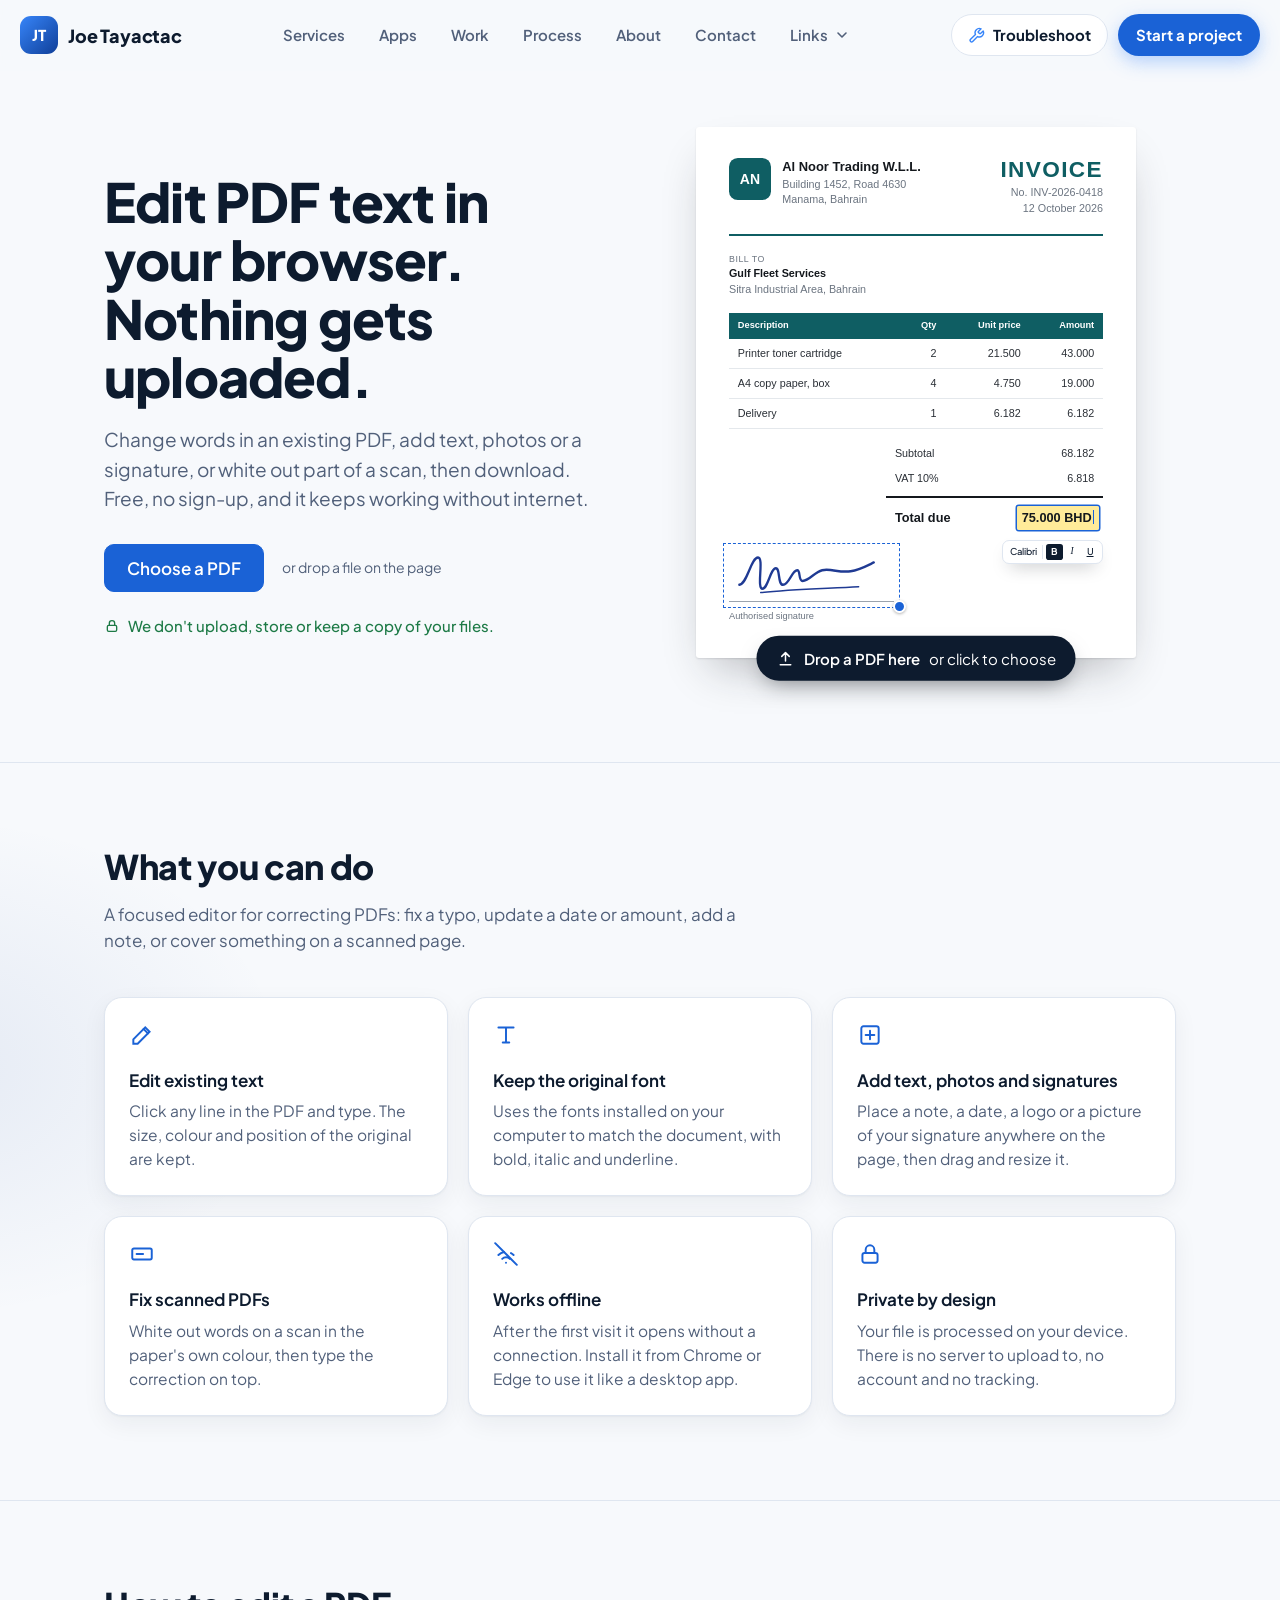
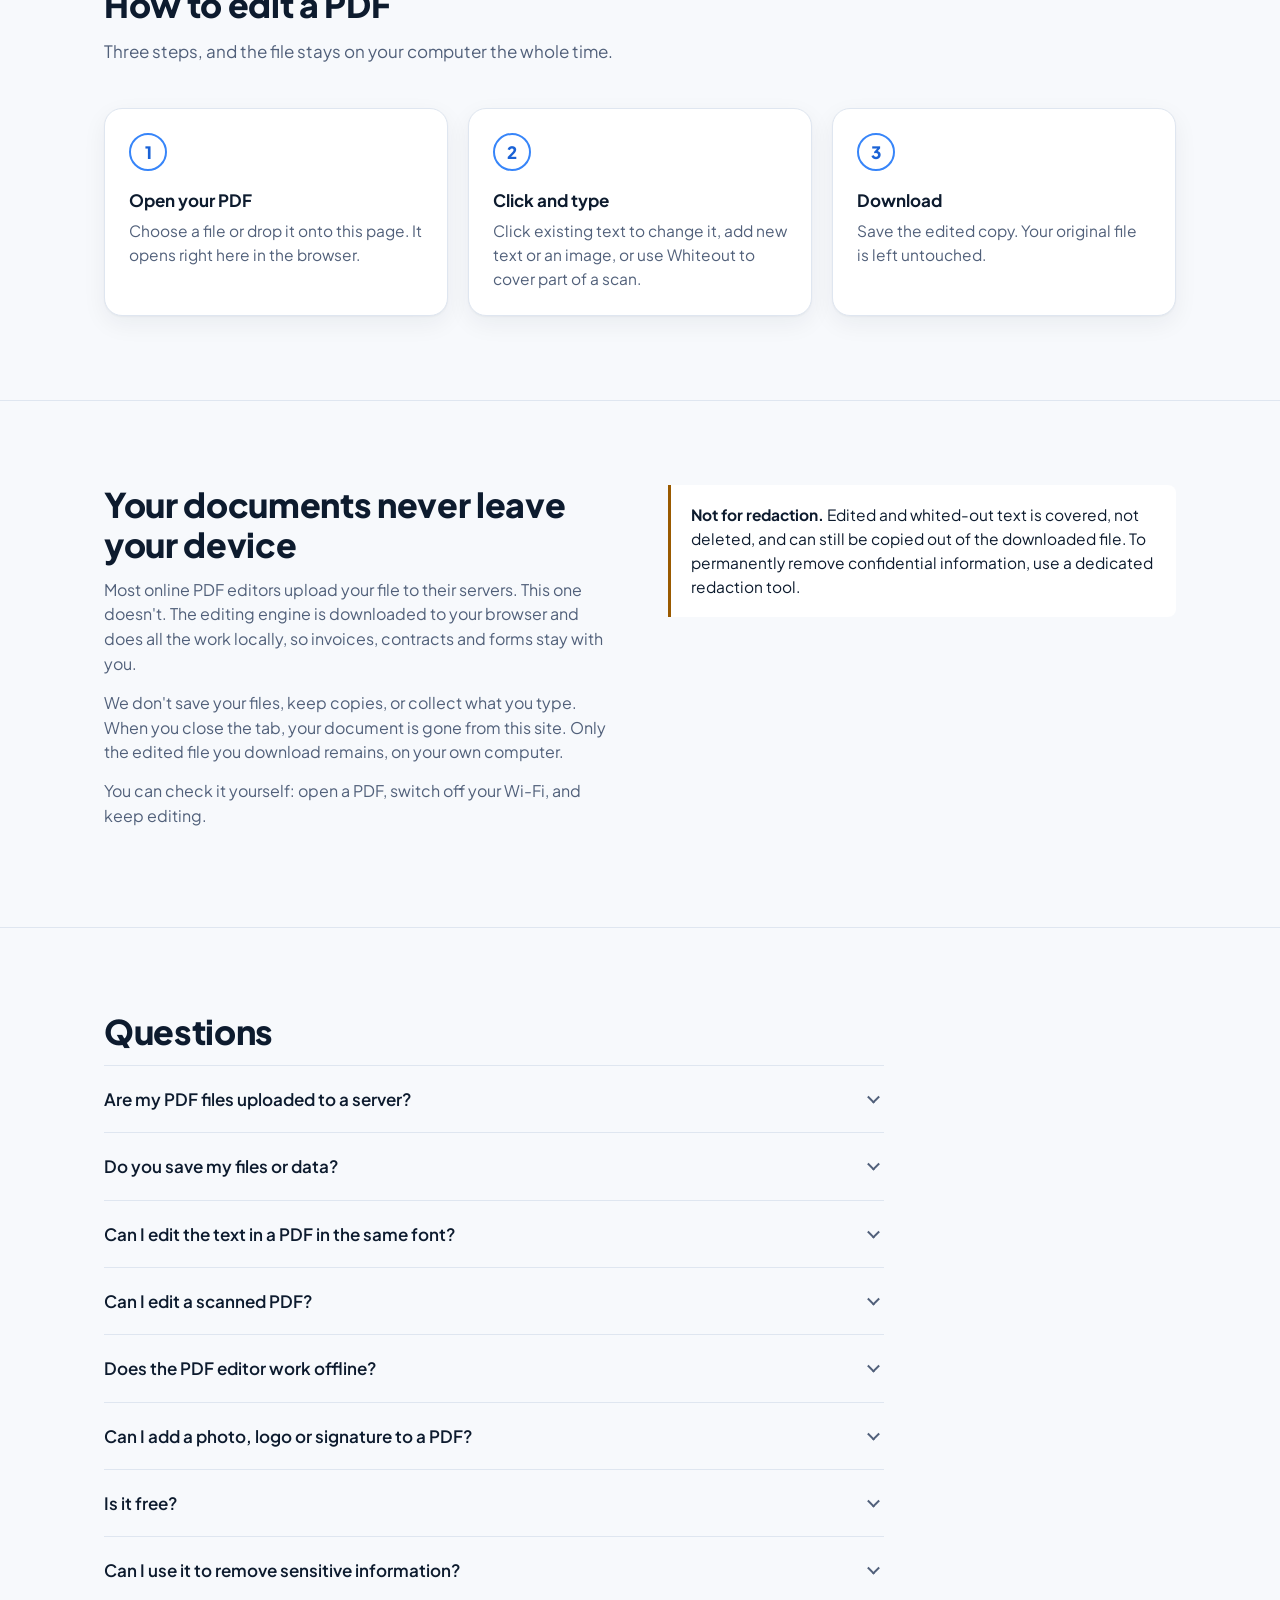
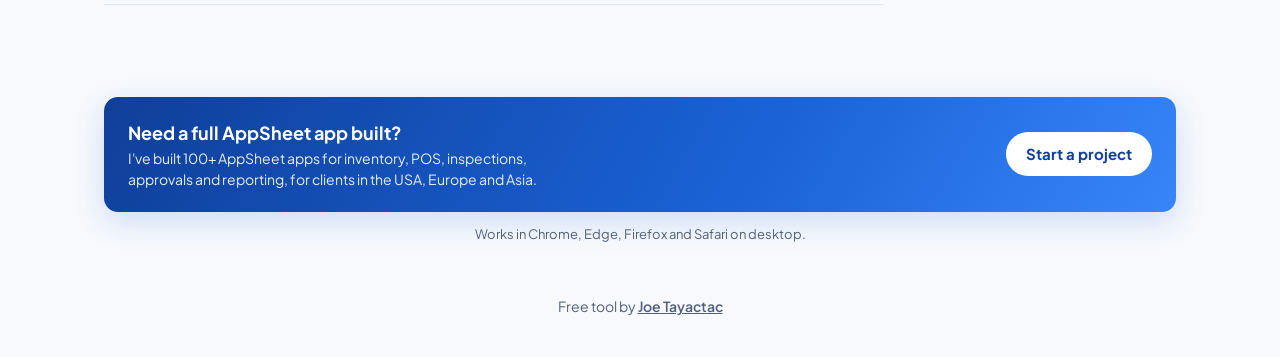
<file: pdf-editor/index.html>
<!DOCTYPE html>
<html lang="en">
<head>
<meta charset="utf-8">
<meta name="viewport" content="width=device-width, initial-scale=1">
<title>Online PDF Editor | Edit PDF Text Free, No Upload</title>
<meta name="description" content="Free PDF editor in your browser: change existing text, add text, images and signatures, white out scans. Files never leave your device.">
<link rel="canonical" href="https://joetayactac.site/pdf-editor/">
<meta name="robots" content="index, follow">
<meta name="theme-color" content="#ffffff">
<meta property="og:type" content="website">
<meta property="og:title" content="Online PDF Editor | Edit PDF text free, no upload">
<meta property="og:description" content="Change text in a PDF, add new text or white out a scan. Free, private, works offline in your browser.">
<meta property="og:url" content="https://joetayactac.site/pdf-editor/">
<meta property="og:image" content="https://joetayactac.site/pdf-editor/og-image.png">
<meta property="og:image:width" content="1200">
<meta property="og:image:height" content="630">
<meta name="twitter:card" content="summary_large_image">
<link rel="manifest" href="manifest.webmanifest">
<link rel="icon" href="icon.svg" type="image/svg+xml">
<link rel="apple-touch-icon" href="icon-192.png">
<link rel="preconnect" href="https://fonts.googleapis.com">
<link rel="preconnect" href="https://fonts.gstatic.com" crossorigin>
<link href="https://fonts.googleapis.com/css2?family=Plus+Jakarta+Sans:wght@400;500;600;700;800&display=swap" rel="stylesheet">
<script type="application/ld+json">
{
  "@context": "https://schema.org",
  "@graph": [
    {
      "@type": "WebApplication",
      "name": "Online PDF Editor",
      "alternateName": ["Free Online PDF Editor", "Offline PDF Editor", "PDF editor without upload"],
      "url": "https://joetayactac.site/pdf-editor/",
      "creator": { "@type": "Person", "name": "Joe Tayactac", "url": "https://joetayactac.site/" },
      "applicationCategory": "BusinessApplication",
      "operatingSystem": "Any (runs in a web browser)",
      "browserRequirements": "Requires a modern browser such as Chrome, Edge, Firefox or Safari",
      "description": "Edit PDF text in your browser without uploading. Change existing text, add text, white out scanned pages and download. Works offline.",
      "offers": { "@type": "Offer", "price": "0", "priceCurrency": "USD" },
      "featureList": ["Edit existing PDF text", "Add text to PDF", "Insert images, photos and signatures into PDF", "White out scanned PDFs", "Bold, italic and underline", "Use fonts installed on your computer", "Works offline", "No upload, no sign-up"]
    },
    {
      "@type": "FAQPage",
      "mainEntity": [
        { "@type": "Question", "name": "Are my PDF files uploaded to a server?", "acceptedAnswer": { "@type": "Answer", "text": "No. The editor runs entirely in your browser. Your PDF is opened, edited and saved on your own device and is never sent anywhere." } },
        { "@type": "Question", "name": "Do you save my files or data?", "acceptedAnswer": { "@type": "Answer", "text": "No. We don't store your PDFs, images or anything you type, and there is no account. Everything is processed in your browser and disappears when you close the tab." } },
        { "@type": "Question", "name": "Can I edit the text in a PDF in the same font?", "acceptedAnswer": { "@type": "Answer", "text": "Yes, when the font is installed on your computer. In Chrome or Edge, click Use this computer's fonts and the editor matches the PDF's fonts automatically. Otherwise it uses a close stand-in, or you can add the font file." } },
        { "@type": "Question", "name": "Can I edit a scanned PDF?", "acceptedAnswer": { "@type": "Answer", "text": "A scan is a picture, so there is no text to click. Use Whiteout to cover the words you want to change, then Add text to type the new words on top." } },
        { "@type": "Question", "name": "Does the PDF editor work offline?", "acceptedAnswer": { "@type": "Answer", "text": "Yes. After your first visit the editor is stored by your browser and opens without an internet connection. In Chrome and Edge you can also install it as an app." } },
        { "@type": "Question", "name": "Can I add a photo, logo or signature to a PDF?", "acceptedAnswer": { "@type": "Answer", "text": "Yes. Click Image, or paste or drop a picture onto the page, then drag to move it and drag the corner to resize. A scanned signature saved as a PNG with a transparent background looks best. This places a picture of your signature; it is not a certificate-based digital signature." } },
        { "@type": "Question", "name": "Is it free?", "acceptedAnswer": { "@type": "Answer", "text": "Yes. There is no sign-up, no watermark and no page limit." } },
        { "@type": "Question", "name": "Can I use it to remove sensitive information?", "acceptedAnswer": { "@type": "Answer", "text": "No. Edited and whited-out text is covered, not deleted, and can still be copied from the file. Use a dedicated redaction tool for confidential information." } }
      ]
    }
  ]
}
</script>
<link rel="stylesheet" href="../assets/site.css">
<style>
:root, .theme-light{
  --paper:var(--surface); --wash:var(--bg); --desk:#e8eaee; --ink:var(--text); --slate:var(--muted);
  --rule:var(--border); --pen:var(--btn-bg); --pen-dark:var(--blue-deep); --marker:#ffe36e; --ok:#1d7a46; --warn:#9a5a00; --danger:#b42318;
  --serif:var(--font); --sans:var(--font);
}
@media (prefers-color-scheme: dark){
  :root{ --ok:#4ade80; --warn:#f59e0b; --danger:#f87171; }
}
.theme-light{ color:var(--ink); color-scheme:light; }
*{box-sizing:border-box}
[hidden]{display:none!important}
html{scroll-behavior:smooth}
@media (prefers-reduced-motion:reduce){html{scroll-behavior:auto}}
body{font-size:16px;line-height:1.55}
body.has-doc{background:#e8eaee;color-scheme:light}
a{color:var(--pen)}
button,select,input{font:inherit;color:inherit}
:focus-visible{outline:2px solid var(--pen);outline-offset:2px}
.wrap{max-width:1120px;margin:0 auto;padding:0 24px}

.brand{display:inline-flex;align-items:center;gap:10px;text-decoration:none;color:var(--ink);font-weight:650;letter-spacing:-.01em}
.brand svg{flex:none}

.btn{display:inline-flex;align-items:center;gap:7px;border:1px solid var(--rule);background:var(--paper);border-radius:8px;padding:7px 12px;cursor:pointer;line-height:1.2;white-space:nowrap}
.btn:hover{border-color:#b9c0c9;background:#fbfbfc}
.btn.primary{background:var(--pen);border-color:var(--pen);color:#fff;font-weight:600}
.btn.primary:hover{background:var(--pen-dark);border-color:var(--pen-dark)}
.btn.primary:disabled{opacity:.45;cursor:default}
.btn.big{padding:13px 22px;font-size:17px;border-radius:10px}
.btn.quiet{border-color:transparent;background:none}
.btn.quiet:hover{background:var(--wash)}


.hero{padding:56px 0 80px;border-bottom:1px solid var(--rule)}
.hero .wrap{display:grid;grid-template-columns:minmax(0,1fr) minmax(0,1.05fr);gap:56px;align-items:center}
.hero h1{font-family:var(--serif);font-weight:800;font-size:clamp(34px,4.6vw,54px);line-height:1.08;letter-spacing:-.015em;margin:0 0 20px}
.hero .lede{font-size:19px;color:var(--slate);max-width:30em;margin:0 0 30px}
.hero .cta{display:flex;flex-wrap:wrap;align-items:center;gap:14px 18px}
.hero .cta small{color:var(--slate);font-size:14px}
.trust{display:flex;align-items:center;gap:8px;margin:22px 0 0;color:var(--ok);font-size:15px;font-weight:500}
.trust svg{flex:none}
.sidenote{display:flex;gap:8px;align-items:flex-start;margin-top:28px;padding:12px;border-radius:8px;background:#eef6f1;color:#1d5c38;font-size:13px}
.sidenote svg{flex:none;margin-top:1px}

#empty{position:relative;justify-self:center;width:100%;max-width:440px;container-type:inline-size;cursor:pointer;margin-bottom:24px}
.inv-page{background:#fff;border-radius:3px;padding:7cqw 7.5cqw 8cqw;color:#2a2f36;
  font-family:Calibri,Carlito,"Segoe UI",Arial,sans-serif;font-size:11px;font-size:2.45cqw;line-height:1.45;
  box-shadow:0 1px 2px rgba(30,35,41,.12),0 22px 44px -16px rgba(30,35,41,.32);transition:transform .2s ease,box-shadow .2s ease}
#empty:hover .inv-page{transform:translateY(-3px)}
body.dragging .inv-page{box-shadow:0 0 0 3px var(--pen),0 22px 44px -16px rgba(30,35,41,.32)}
.inv-head{display:flex;justify-content:space-between;gap:4cqw;padding-bottom:4cqw;border-bottom:2px solid #0f5e63}
.inv-co{display:flex;gap:2.6cqw;align-items:flex-start}
.inv-logo{width:9.5cqw;height:9.5cqw;border-radius:2cqw;background:#0f5e63;color:#fff;display:grid;place-items:center;font-weight:700;font-size:1.3em;flex:none}
.inv-co div,.inv-meta{display:flex;flex-direction:column}
.inv-co b{font-size:1.2em;color:#14181d}
.inv-co div span,.inv-meta span,.inv-bill span{color:#6b7480}
.inv-meta{text-align:right}
.inv-meta strong{font-size:2.1em;letter-spacing:.06em;color:#0f5e63;line-height:1.05;margin-bottom:.15em}
.inv-bill{margin:4cqw 0 3.5cqw;display:flex;flex-direction:column}
.inv-bill small{font-size:.82em;color:#6b7480;letter-spacing:.06em;text-transform:uppercase}
.inv-bill b{color:#14181d}
.inv-table{width:100%;border-collapse:collapse}
.inv-table th{font-size:.86em;text-align:left;color:#fff;background:#0f5e63;font-weight:600;padding:1.5cqw 2cqw}
.inv-table td{padding:1.5cqw 2cqw;border-bottom:1px solid #e4e8ec}
.inv-table th+th,.inv-table td+td{text-align:right;font-variant-numeric:tabular-nums}
.inv-totals{margin:3cqw 0 0 auto;width:58%;font-variant-numeric:tabular-nums}
.inv-totals>div{display:flex;justify-content:space-between;align-items:center;padding:1cqw 2cqw}
.inv-totals .inv-due{margin-top:1.2cqw;padding-top:2.4cqw;border-top:2px solid #14181d;font-weight:700;font-size:1.18em;color:#14181d}
.inv-edit{position:relative;padding:.25em .35em;margin:-.25em -.35em;background:rgba(255,227,110,.7);box-shadow:0 0 0 1.5px var(--pen);border-radius:2px}
.inv-edit .caret{display:inline-block;width:1.5px;height:1.1em;background:var(--pen);vertical-align:-.17em;margin-left:1px;animation:blink 1.1s steps(1) infinite}
@keyframes blink{50%{opacity:0}}
.inv-tools{position:absolute;right:-1cqw;top:calc(100% + 2.2cqw);display:flex;align-items:center;gap:.15em;background:#fff;border:1px solid var(--rule);border-radius:1.6cqw;
  padding:.3em .4em;box-shadow:0 8px 18px -8px rgba(30,35,41,.4);font-family:var(--sans);font-size:.74em;font-weight:500;white-space:nowrap;color:var(--ink)}
.inv-tools em{font-style:normal;padding:0 .6em 0 .3em;margin-right:.15em;border-right:1px solid var(--rule)}
.inv-tools b,.inv-tools u,.inv-tools .it{display:inline-grid;place-items:center;width:1.75em;height:1.75em;border-radius:.3em}
.inv-tools b{background:var(--ink);color:#fff}
.inv-tools .it{font-family:Georgia,serif;font-style:italic}
.inv-sign{margin-top:4cqw;width:44%;display:flex;flex-direction:column}
.inv-sigbox{position:relative;height:12cqw;border-bottom:1px solid #9aa3ad;outline:1.5px dashed var(--pen);outline-offset:1.2cqw}
.inv-sigbox svg{position:absolute;left:3%;bottom:4%;width:92%;height:105%}
.inv-handle{position:absolute;right:calc(-1.2cqw - 7px);bottom:calc(-1.2cqw - 7px);width:13px;height:13px;border-radius:50%;background:var(--pen);border:2px solid #fff;box-shadow:0 1px 3px rgba(0,0,0,.3)}
.inv-sign>span{font-size:.86em;color:#6b7480;margin-top:1.8cqw}
.inv-drop{position:absolute;left:50%;bottom:0;transform:translate(-50%,50%);display:inline-flex;align-items:center;gap:9px;background:var(--ink);color:#fff;
  border-radius:999px;padding:11px 20px;font-size:15px;white-space:nowrap;box-shadow:0 10px 22px -8px rgba(30,35,41,.5)}
.inv-drop strong{font-weight:600}
body.dragging .inv-drop{background:var(--pen)}
@media (prefers-reduced-motion:reduce){.inv-page{transition:none}#empty:hover .inv-page{transform:none}.inv-edit .caret{animation:none}}

.section{padding:84px 0}
.section+.section{border-top:1px solid var(--rule)}
.section h2{font-family:var(--serif);font-weight:800;font-size:clamp(26px,3vw,34px);letter-spacing:-.01em;line-height:1.15;margin:0 0 14px}
.section .intro{color:var(--slate);max-width:38em;margin:0 0 44px;font-size:17px}

.features{display:grid;grid-template-columns:repeat(3,minmax(0,1fr));gap:20px}
.feature,.steps li{background:var(--paper);border:1px solid var(--rule);border-radius:var(--radius);padding:24px;box-shadow:var(--shadow);transition:transform .35s var(--ease),box-shadow .35s var(--ease),border-color .35s var(--ease)}
.feature:hover,.steps li:hover{transform:translateY(-6px);box-shadow:var(--shadow-lift);border-color:color-mix(in srgb,var(--blue) 45%,var(--rule))}
.feature svg{transition:transform .4s var(--ease)}
.feature:hover svg{transform:rotate(-6deg) scale(1.1)}
.faq summary{transition:color .2s}
.faq summary:hover{color:var(--pen)}
@media (hover:none){.feature:hover,.steps li:hover{transform:none}}
@media (prefers-reduced-motion:reduce){.feature,.steps li,.feature svg{transition:none}.feature:hover,.steps li:hover,.feature:hover svg{transform:none}}
.feature svg{color:var(--pen);margin-bottom:12px}
.feature h3{font-size:17px;margin:0 0 6px;font-weight:650}
.feature p{margin:0;color:var(--slate);font-size:15.5px}

.steps{list-style:none;margin:0;padding:0;display:grid;grid-template-columns:repeat(3,minmax(0,1fr));gap:20px;counter-reset:s}
.steps li{counter-increment:s;position:relative;padding-top:78px}
.steps li::before{content:counter(s);position:absolute;top:24px;left:24px;width:38px;height:38px;border-radius:50%;border:2px solid var(--blue);color:var(--pen);
  display:grid;place-items:center;font-family:var(--serif);font-size:17px;font-weight:800;transition:background .3s,color .3s}
.steps li:hover::before{background:var(--pen);border-color:var(--pen);color:#fff}
.steps h3{font-size:17px;margin:0 0 6px}
.steps p{margin:0;color:var(--slate);font-size:15.5px}

.privacy{background:var(--wash)}
.privacy .wrap{display:grid;grid-template-columns:minmax(0,1fr) minmax(0,1fr);gap:56px;align-items:start}
.privacy p{color:var(--slate);margin:0 0 14px}
.privacy .callout{background:var(--paper);border-left:3px solid var(--warn);padding:18px 20px;border-radius:0 8px 8px 0;font-size:15.5px}
.privacy .callout strong{color:var(--ink)}

.faq details{border-bottom:1px solid var(--rule);padding:4px 0}
.faq details:first-of-type{border-top:1px solid var(--rule)}
.faq summary{cursor:pointer;list-style:none;padding:16px 36px 16px 0;font-weight:600;font-size:17px;position:relative}
.faq summary::-webkit-details-marker{display:none}
.faq summary::after{content:"";position:absolute;right:6px;top:50%;width:9px;height:9px;border-right:2px solid var(--slate);border-bottom:2px solid var(--slate);transform:translateY(-70%) rotate(45deg);transition:transform .15s}
.faq details[open] summary::after{transform:translateY(-30%) rotate(-135deg)}
.faq details p{margin:0 0 18px;color:var(--slate);max-width:44em}
.faq details{max-width:780px}

.hire-wrap{padding:8px 0 20px}
.hire-wrap .note{margin:12px 0 0;text-align:center;color:var(--slate);font-size:13px}


@media (max-width:860px){
  .hero{padding:44px 0 56px}
  .hero .wrap,.privacy .wrap{grid-template-columns:1fr;gap:40px}
  .features,.steps{grid-template-columns:1fr;gap:30px}
  .top nav a:not(.btn){display:none}
  .section{padding:60px 0}
}

#app{display:none}
body.has-doc{overflow:hidden}
body.has-doc #landing{display:none}
body.has-doc #app{display:grid;grid-template-rows:auto 1fr;height:100vh;height:100dvh}
.bar{display:flex;flex-wrap:wrap;align-items:center;gap:8px 12px;padding:8px 14px;background:var(--paper);border-bottom:1px solid var(--rule);font-size:14.5px}
.bar .brand{font-size:15px}
.docname{color:var(--slate);max-width:240px;overflow:hidden;text-overflow:ellipsis;white-space:nowrap;padding-left:12px;border-left:1px solid var(--rule)}
.tools{display:inline-flex;background:var(--wash);border-radius:9px;padding:3px;gap:2px;margin:0 auto}
.tools button{display:inline-flex;align-items:center;gap:7px;border:0;background:none;padding:6px 12px;border-radius:7px;cursor:pointer;color:var(--slate)}
.tools button:hover{color:var(--ink)}
.tools button[aria-pressed="true"]{background:var(--paper);color:var(--ink);box-shadow:0 1px 2px rgba(30,35,41,.14)}
.zoom{display:inline-flex;align-items:center;gap:2px}
.zoom span{min-width:46px;text-align:center;color:var(--slate);font-variant-numeric:tabular-nums}
.zoom .btn{padding:6px 9px}

main.editor{display:grid;grid-template-columns:300px 1fr;min-height:0;font-size:14px}
aside{background:var(--paper);border-right:1px solid var(--rule);overflow:auto;padding:18px 18px 40px}
aside h2{font-size:12.5px;font-weight:650;color:var(--slate);margin:26px 0 10px;letter-spacing:.01em}
aside h2:first-child{margin-top:0}
.muted{color:var(--slate)}
.row{display:flex;gap:8px;align-items:center;margin:8px 0}
.row label{width:72px;color:var(--slate);flex:none}
.row select,.row input[type=number],.row input[type=search]{flex:1;min-width:0;padding:6px 8px;border:1px solid var(--rule);border-radius:7px;background:var(--paper)}
.row input[type=color]{width:40px;height:30px;padding:0 2px;border:1px solid var(--rule);border-radius:7px;background:var(--paper)}
#p-info{font-size:13.5px;margin:0 0 10px;padding:10px 12px;background:var(--wash);border-radius:8px}
.ok{color:var(--ok)} .warn{color:var(--warn)} .danger{color:var(--danger)}
.seg{display:inline-flex;border:1px solid var(--rule);border-radius:7px;overflow:hidden;background:var(--paper)}
.seg button{border:0;background:none;padding:5px 0;cursor:pointer;min-width:40px;font-size:15px}
.seg button+button{border-left:1px solid var(--rule)}
.seg button[aria-pressed="true"]{background:var(--ink);color:#fff}
ul.fonts{list-style:none;margin:0;padding:0;font-size:13.5px}
ul.fonts li{padding:6px 0;border-bottom:1px solid #eef0f3;display:flex;gap:7px;align-items:baseline}
ul.fonts .fname{font-weight:600;word-break:break-all}
ul.fonts button{margin-left:auto;border:0;background:none;color:var(--slate);cursor:pointer}
.note{font-size:12.5px;color:var(--slate);margin:8px 0 0}

#viewer{overflow:auto;position:relative;background:var(--desk)}
#pages{display:flex;flex-direction:column;align-items:center;gap:24px;padding:28px 22px 64px;min-width:min-content}
.page{position:relative;background:#fff;box-shadow:0 1px 2px rgba(30,35,41,.12),0 8px 24px -8px rgba(30,35,41,.25);flex:none}
.page canvas{position:absolute;left:0;top:0;display:block}
.overlay{position:absolute;inset:0}
body.mode-add .overlay{cursor:text}
body.mode-white .overlay{cursor:crosshair}
body.mode-white .hot,body.mode-white .blk,body.mode-white .handle{pointer-events:none}
.cover.patch{pointer-events:auto;cursor:pointer}
body.mode-white .cover.patch,body.mode-add .cover.patch{pointer-events:none}
.cover.patch.sel{box-shadow:0 0 0 1px var(--pen)}
.drawbox{position:absolute;border:1px dashed var(--pen);background:rgba(43,68,184,.08);pointer-events:none}
.hot{position:absolute;cursor:text;border-radius:1px}
.hot:hover{background:rgba(255,227,110,.55);box-shadow:0 0 0 1px rgba(154,90,0,.3)}
body.mode-add .hot{pointer-events:none}
.cover{position:absolute;pointer-events:none}
.blk{text-decoration-thickness:.06em;text-underline-offset:.09em}
.blk{position:absolute;white-space:pre!important;overflow-wrap:normal!important;word-break:keep-all;width:max-content;line-height:1.2;outline:none;min-width:3px;min-height:1.2em;margin:0;padding:0;cursor:text;caret-color:var(--pen)}
.blk.box.fixed{white-space:pre-wrap!important;overflow-wrap:break-word!important;word-break:normal}
.blk.box:hover{box-shadow:0 0 0 1px rgba(43,68,184,.35)}
.blk.box.sel{box-shadow:none}
.boxui{position:absolute;display:none;pointer-events:none;outline:1px solid var(--pen);outline-offset:0}
.boxui.sel{display:block}
.rz{position:absolute;width:7px;height:7px;background:#fff;border:1.5px solid var(--pen);border-radius:2px;pointer-events:auto;touch-action:none}
.rz-n,.rz-s{left:50%;margin-left:-4px;cursor:ns-resize}.rz-n{top:-5px}.rz-s{bottom:-5px}
.rz-e,.rz-w{top:50%;margin-top:-4px;cursor:ew-resize}.rz-e{right:-5px}.rz-w{left:-5px}
.rz-ne{top:-5px;right:-5px;cursor:nesw-resize}.rz-sw{bottom:-5px;left:-5px;cursor:nesw-resize}
.rz-nw{top:-5px;left:-5px;cursor:nwse-resize}.rz-se{bottom:-5px;right:-5px;cursor:nwse-resize}
body.mode-white .boxui .rz{pointer-events:none}
.blk:empty{min-width:2.5em;box-shadow:0 0 0 1px var(--pen);background:rgba(43,68,184,.06)}
.blk:hover{box-shadow:0 0 0 1px rgba(43,68,184,.45)}
.blk.sel{box-shadow:0 0 0 1px var(--pen)}
.handle{position:absolute;width:15px;height:15px;font-size:11px;line-height:15px;text-align:center;background:var(--pen);color:#fff;border-radius:3px;cursor:move;display:none;user-select:none;touch-action:none}
.handle.sel{display:block}
.pic{position:absolute;cursor:move;user-select:none;touch-action:none}
.pic:hover{box-shadow:0 0 0 1px rgba(43,68,184,.45)}
.pic.sel{box-shadow:0 0 0 1px var(--pen)}
.rhandle{width:14px;height:14px;border-radius:50%;border:2px solid #fff;cursor:nwse-resize;box-shadow:0 1px 3px rgba(0,0,0,.3)}
body.mode-white .pic,body.mode-white .rhandle{pointer-events:none}
body.dragging #pages{outline:3px solid var(--pen);outline-offset:-8px}

@media (max-width:820px){
  .tools span{display:none}
  .docname{display:none}
  main.editor{grid-template-columns:1fr;grid-template-rows:auto 1fr}
  aside{max-height:36vh;border-right:0;border-bottom:1px solid var(--rule)}
}

#toast{position:fixed;left:50%;bottom:24px;transform:translateX(-50%);background:var(--ink);color:#fff;padding:11px 16px;border-radius:9px;max-width:min(560px,92vw);box-shadow:0 8px 24px rgba(0,0,0,.25);display:none;z-index:10;font-size:14.5px}
#toast.show{display:block}
</style>
<script async src="https://pagead2.googlesyndication.com/pagead/js/adsbygoogle.js?client=ca-pub-9013281257238178" crossorigin="anonymous"></script>
</head>
<body class="mode-edit tool-page">
<svg width="0" height="0" style="position:absolute" aria-hidden="true">
  <symbol id="i-arrow" viewBox="0 0 24 24" fill="none" stroke="currentColor" stroke-width="2.2" stroke-linecap="round" stroke-linejoin="round"><path d="M5 12h14M13 6l6 6-6 6"/></symbol>
  <symbol id="i-out" viewBox="0 0 24 24" fill="none" stroke="currentColor" stroke-width="2.2" stroke-linecap="round" stroke-linejoin="round"><path d="M7 17 17 7M8 7h9v9"/></symbol>
  <symbol id="i-chev" viewBox="0 0 24 24" fill="none" stroke="currentColor" stroke-width="2.4" stroke-linecap="round" stroke-linejoin="round"><path d="m6 9 6 6 6-6"/></symbol>
  <symbol id="i-store" viewBox="0 0 24 24" fill="none" stroke="currentColor" stroke-width="1.9" stroke-linecap="round" stroke-linejoin="round"><path d="M3 9h18l-1.5-5h-15L3 9Z"/><path d="M3 9a3 3 0 0 0 6 0 3 3 0 0 0 6 0 3 3 0 0 0 6 0"/><path d="M5 11.5V20h14v-8.5M10 20v-5h4v5"/></symbol>
  <symbol id="i-report" viewBox="0 0 24 24" fill="none" stroke="currentColor" stroke-width="1.9" stroke-linecap="round" stroke-linejoin="round"><path d="M14 3H6a2 2 0 0 0-2 2v14a2 2 0 0 0 2 2h12a2 2 0 0 0 2-2V9Z"/><path d="M14 3v6h6M8 17v-3M12 17v-6M16 17v-2"/></symbol>
  <symbol id="i-play" viewBox="0 0 24 24" fill="currentColor"><path d="M8 5.5v13l10.5-6.5L8 5.5Z"/></symbol>
  <symbol id="i-bars" viewBox="0 0 24 24" fill="none" stroke="currentColor" stroke-width="1.9" stroke-linecap="round" stroke-linejoin="round"><rect x="3" y="5" width="18" height="5" rx="2.5"/><path d="M5.5 7.5h8"/><rect x="3" y="14" width="18" height="5" rx="2.5"/><path d="M5.5 16.5h12"/></symbol>
  <symbol id="i-qr" viewBox="0 0 24 24" fill="none" stroke="currentColor" stroke-width="1.9" stroke-linecap="round" stroke-linejoin="round"><rect x="3" y="3" width="7" height="7" rx="1.5"/><rect x="14" y="3" width="7" height="7" rx="1.5"/><rect x="3" y="14" width="7" height="7" rx="1.5"/><path d="M14 14h3v3M21 14v.01M14 21h7v-4M17.5 17.5v.01"/></symbol>
  <symbol id="i-wrench" viewBox="0 0 24 24" fill="none" stroke="currentColor" stroke-width="2" stroke-linecap="round" stroke-linejoin="round"><path d="M14.7 6.3a1 1 0 0 0 0 1.4l1.6 1.6a1 1 0 0 0 1.4 0l3.77-3.77a6 6 0 0 1-7.94 7.94l-6.91 6.91a2.12 2.12 0 0 1-3-3l6.91-6.91a6 6 0 0 1 7.94-7.94l-3.76 3.76z"/></symbol>
  <symbol id="i-table" viewBox="0 0 24 24" fill="none" stroke="currentColor" stroke-width="1.9" stroke-linecap="round" stroke-linejoin="round"><rect x="3" y="4" width="18" height="16" rx="2"/><path d="M3 9.5h18M3 15h18M9.5 9.5V20"/></symbol>
</svg>

<div id="landing">
  <header class="site-header">
    <nav class="site-wrap nav" aria-label="Main">
      <a class="brand" href="../" aria-label="Joe Tayactac, home">
        <span class="monogram" aria-hidden="true">JT</span>
        <span class="brand-name">Joe Tayactac</span>
      </a>
      <div class="nav-center">
        <ul class="nav-links">
          <li><a href="../#services">Services</a></li>
          <li><a href="../#apps">Apps</a></li>
          <li><a href="../#work">Work</a></li>
          <li><a href="../#process">Process</a></li>
          <li><a href="../#about">About</a></li>
          <li><a href="../#contact">Contact</a></li>
        </ul>
        <div class="nav-group" id="linksGroup">
          <button class="nav-group-btn" type="button" id="linksBtn" aria-expanded="false" aria-controls="linksMenu">Links <svg aria-hidden="true"><use href="#i-chev"/></svg></button>
          <ul class="nav-menu" id="linksMenu">
          <li class="menu-alt"><a href="../?topic=troubleshoot#contact" data-topic="troubleshoot"><span class="mi mi-fix"><svg aria-hidden="true"><use href="#i-wrench"/></svg></span><span><b>Troubleshoot your app?</b><small>Get help fixing an AppSheet app</small></span><svg class="mi-out" aria-hidden="true"><use href="#i-arrow"/></svg></a></li>
          <li><a href="../appsheet-html-table/"><span class="mi mi-table"><svg aria-hidden="true"><use href="#i-table"/></svg></span><span><b>AppSheet HTML Table</b><small>HTML table formulas</small></span><svg class="mi-out" aria-hidden="true"><use href="#i-arrow"/></svg></a></li>
          <li><a href="../appsheet-progress-bar/"><span class="mi mi-bar"><svg aria-hidden="true"><use href="#i-bars"/></svg></span><span><b>AppSheet Progress Bar</b><small>Animated bars for Image columns</small></span><svg class="mi-out" aria-hidden="true"><use href="#i-arrow"/></svg></a></li>
          <li><a href="../appsheet-qr-barcode/"><span class="mi mi-qr"><svg aria-hidden="true"><use href="#i-qr"/></svg></span><span><b>AppSheet QR &amp; Barcode</b><small>QR and barcode formulas</small></span><svg class="mi-out" aria-hidden="true"><use href="#i-arrow"/></svg></a></li>
          <li><a href="https://goonlinepos.com/" target="_blank" rel="noopener"><span class="mi mi-pos"><svg aria-hidden="true"><use href="#i-store"/></svg></span><span><b>GoOnlinePOS</b><small>Free POS for small businesses</small></span><svg class="mi-out" aria-hidden="true"><use href="#i-out"/></svg></a></li>
          <li><a href="../pdf-editor/" aria-current="page"><span class="mi mi-pdf"><svg aria-hidden="true"><use href="#i-report"/></svg></span><span><b>PDF Editor</b><small>Edit PDF text in your browser</small></span><svg class="mi-out" aria-hidden="true"><use href="#i-arrow"/></svg></a></li>
          <li><a href="https://www.youtube.com/@JoeTayactac" target="_blank" rel="noopener"><span class="mi mi-yt"><svg aria-hidden="true"><use href="#i-play"/></svg></span><span><b>YouTube</b><small>My work on video</small></span><svg class="mi-out" aria-hidden="true"><use href="#i-out"/></svg></a></li>
          </ul>
        </div>
      </div>
      <div class="nav-actions">
        <a class="nav-alt" href="../?topic=troubleshoot#contact" data-topic="troubleshoot" aria-label="Troubleshoot your app?"><svg aria-hidden="true"><use href="#i-wrench"/></svg><span>Troubleshoot<span class="alt-long"> your app?</span></span></a>
        <a class="nav-cta" href="../#contact">Start a project</a>
      </div>
    </nav>
  </header>

  <main>
    <section class="hero">
      <div class="wrap">
        <div>
          <h1>Edit PDF text in your browser. Nothing gets uploaded.</h1>
          <p class="lede">Change words in an existing PDF, add text, photos or a signature, or white out part of a scan, then download. Free, no sign-up, and it keeps working without internet.</p>
          <div class="cta">
            <button class="btn primary big" data-open>Choose a PDF</button>
            <small>or drop a file on the page</small>
          </div>
          <p class="trust"><svg width="16" height="16" viewBox="0 0 24 24" fill="none" stroke="currentColor" stroke-width="2" stroke-linecap="round" aria-hidden="true"><rect x="5" y="11" width="14" height="9" rx="2"/><path d="M8 11V8a4 4 0 0 1 8 0v3"/></svg>We don't upload, store or keep a copy of your files.</p>
        </div>
        <div id="empty" class="theme-light" role="button" tabindex="0" aria-label="Choose a PDF to edit">
          <div class="inv-page" aria-hidden="true" data-nosnippet>
            <div class="inv-head">
              <div class="inv-co"><span class="inv-logo">AN</span><div><b>Al Noor Trading W.L.L.</b><span>Building 1452, Road 4630</span><span>Manama, Bahrain</span></div></div>
              <div class="inv-meta"><strong>INVOICE</strong><span>No. INV-2026-0418</span><span>12 October 2026</span></div>
            </div>
            <div class="inv-bill"><small>Bill to</small><b>Gulf Fleet Services</b><span>Sitra Industrial Area, Bahrain</span></div>
            <table class="inv-table">
              <thead><tr><th>Description</th><th>Qty</th><th>Unit price</th><th>Amount</th></tr></thead>
              <tbody>
                <tr><td>Printer toner cartridge</td><td>2</td><td>21.500</td><td>43.000</td></tr>
                <tr><td>A4 copy paper, box</td><td>4</td><td>4.750</td><td>19.000</td></tr>
                <tr><td>Delivery</td><td>1</td><td>6.182</td><td>6.182</td></tr>
              </tbody>
            </table>
            <div class="inv-totals">
              <div><span>Subtotal</span><span>68.182</span></div>
              <div><span>VAT 10%</span><span>6.818</span></div>
              <div class="inv-due"><span>Total due</span><span class="inv-edit"><span class="inv-tools"><em>Calibri</em><b>B</b><span class="it">I</span><u>U</u></span>75.000 BHD<i class="caret"></i></span></div>
            </div>
            <div class="inv-sign">
              <div class="inv-sigbox"><svg viewBox="0 0 170 56" preserveAspectRatio="none"><path d="M6 42c9-1 13-28 21-28 7 0-2 32 5 32 6 0 9-21 15-21 5 0 2 17 8 17 7 0 10-15 16-15 4 0 1 11 6 11 8 0 13-9 22-11 10-2 20 3 32 1 9-1 17-5 26-9" fill="none" stroke="#1f3a93" stroke-width="2.6" stroke-linecap="round" stroke-linejoin="round"/><path d="M30 50c30-3 70-4 110-6" fill="none" stroke="#1f3a93" stroke-width="1.6" stroke-linecap="round"/></svg><span class="inv-handle"></span></div>
              <span>Authorised signature</span>
            </div>
          </div>
          <div class="inv-drop"><svg width="18" height="18" viewBox="0 0 24 24" fill="none" stroke="currentColor" stroke-width="2" stroke-linecap="round" stroke-linejoin="round" aria-hidden="true"><path d="M12 15V4M7 9l5-5 5 5M5 20h14"/></svg><strong>Drop a PDF here</strong> or click to choose</div>
        </div>
      </div>
    </section>

    <section class="section" aria-labelledby="what">
      <div class="wrap">
        <h2 id="what">What you can do</h2>
        <p class="intro">A focused editor for correcting PDFs: fix a typo, update a date or amount, add a note, or cover something on a scanned page.</p>
        <div class="features">
          <div class="feature">
            <svg width="26" height="26" viewBox="0 0 24 24" fill="none" stroke="currentColor" stroke-width="1.8" stroke-linecap="round" aria-hidden="true"><path d="M4 20h4L19 9l-4-4L4 16z"/><path d="M13.5 6.5l4 4"/></svg>
            <h3>Edit existing text</h3>
            <p>Click any line in the PDF and type. The size, colour and position of the original are kept.</p>
          </div>
          <div class="feature">
            <svg width="26" height="26" viewBox="0 0 24 24" fill="none" stroke="currentColor" stroke-width="1.8" stroke-linecap="round" aria-hidden="true"><path d="M5 5h14M12 5v14M9 19h6"/></svg>
            <h3>Keep the original font</h3>
            <p>Uses the fonts installed on your computer to match the document, with bold, italic and underline.</p>
          </div>
          <div class="feature">
            <svg width="26" height="26" viewBox="0 0 24 24" fill="none" stroke="currentColor" stroke-width="1.8" stroke-linecap="round" aria-hidden="true"><rect x="4" y="4" width="16" height="16" rx="2"/><path d="M8 12h8M12 8v8"/></svg>
            <h3>Add text, photos and signatures</h3>
            <p>Place a note, a date, a logo or a picture of your signature anywhere on the page, then drag and resize it.</p>
          </div>
          <div class="feature">
            <svg width="26" height="26" viewBox="0 0 24 24" fill="none" stroke="currentColor" stroke-width="1.8" stroke-linecap="round" aria-hidden="true"><rect x="3" y="7" width="18" height="10" rx="1.5"/><path d="M7 12h6"/></svg>
            <h3>Fix scanned PDFs</h3>
            <p>White out words on a scan in the paper's own colour, then type the correction on top.</p>
          </div>
          <div class="feature">
            <svg width="26" height="26" viewBox="0 0 24 24" fill="none" stroke="currentColor" stroke-width="1.8" stroke-linecap="round" aria-hidden="true"><path d="M2 2l20 20"/><path d="M8.5 16.5a5 5 0 0 1 7-0M5 12.9a10 10 0 0 1 5.2-2.8M19 12.9a10 10 0 0 0-2.4-1.7M12 20h.01"/></svg>
            <h3>Works offline</h3>
            <p>After the first visit it opens without a connection. Install it from Chrome or Edge to use it like a desktop app.</p>
          </div>
          <div class="feature">
            <svg width="26" height="26" viewBox="0 0 24 24" fill="none" stroke="currentColor" stroke-width="1.8" stroke-linecap="round" aria-hidden="true"><rect x="5" y="11" width="14" height="9" rx="2"/><path d="M8 11V8a4 4 0 0 1 8 0v3"/></svg>
            <h3>Private by design</h3>
            <p>Your file is processed on your device. There is no server to upload to, no account and no tracking.</p>
          </div>
        </div>
      </div>
    </section>

    <section class="section" id="how" aria-labelledby="how-h">
      <div class="wrap">
        <h2 id="how-h">How to edit a PDF</h2>
        <p class="intro">Three steps, and the file stays on your computer the whole time.</p>
        <ol class="steps">
          <li><h3>Open your PDF</h3><p>Choose a file or drop it onto this page. It opens right here in the browser.</p></li>
          <li><h3>Click and type</h3><p>Click existing text to change it, add new text or an image, or use Whiteout to cover part of a scan.</p></li>
          <li><h3>Download</h3><p>Save the edited copy. Your original file is left untouched.</p></li>
        </ol>
      </div>
    </section>

    <section class="section privacy" id="privacy" aria-labelledby="privacy-h">
      <div class="wrap">
        <div>
          <h2 id="privacy-h">Your documents never leave your device</h2>
          <p>Most online PDF editors upload your file to their servers. This one doesn't. The editing engine is downloaded to your browser and does all the work locally, so invoices, contracts and forms stay with you.</p>
          <p>We don't save your files, keep copies, or collect what you type. When you close the tab, your document is gone from this site. Only the edited file you download remains, on your own computer.</p>
          <p>You can check it yourself: open a PDF, switch off your Wi-Fi, and keep editing.</p>
        </div>
        <div class="callout"><strong>Not for redaction.</strong> Edited and whited-out text is covered, not deleted, and can still be copied out of the downloaded file. To permanently remove confidential information, use a dedicated redaction tool.</div>
      </div>
    </section>

    <section class="section faq" id="faq" aria-labelledby="faq-h">
      <div class="wrap">
        <h2 id="faq-h">Questions</h2>
        <details><summary>Are my PDF files uploaded to a server?</summary><p>No. The editor runs entirely in your browser. Your PDF is opened, edited and saved on your own device and is never sent anywhere.</p></details>
        <details><summary>Do you save my files or data?</summary><p>No. We don't store your PDFs, images or anything you type, and there is no account. Everything is processed in your browser and disappears when you close the tab. Fonts you choose to add are kept only in your own browser so they're ready next time.</p></details>
        <details><summary>Can I edit the text in a PDF in the same font?</summary><p>Yes, when the font is installed on your computer. In Chrome or Edge, click <em>Use this computer's fonts</em> and the editor matches the PDF's fonts automatically. Otherwise it uses a close stand-in, or you can add the font file.</p></details>
        <details><summary>Can I edit a scanned PDF?</summary><p>A scan is a picture, so there is no text to click. Use Whiteout to cover the words you want to change, then Add text to type the new words on top.</p></details>
        <details><summary>Does the PDF editor work offline?</summary><p>Yes. After your first visit the editor is stored by your browser and opens without an internet connection. In Chrome and Edge you can also install it as an app.</p></details>
        <details><summary>Can I add a photo, logo or signature to a PDF?</summary><p>Yes. Click <em>Image</em>, or paste or drop a picture onto the page, then drag to move it and drag the corner to resize. A signature saved as a PNG with a transparent background looks best. This places a picture of your signature; it is not a certificate-based digital signature.</p></details>
        <details><summary>Is it free?</summary><p>Yes. There is no sign-up, no watermark and no page limit.</p></details>
        <details><summary>Can I use it to remove sensitive information?</summary><p>No. Edited and whited-out text is covered, not deleted, and can still be copied from the file. Use a dedicated redaction tool for confidential information.</p></details>
      </div>
    </section>
    <div class="hire-wrap">
      <div class="wrap">
        <section class="hire">
          <div>
            <b>Need a full AppSheet app built?</b>
            <p>I've built 100+ AppSheet apps for inventory, POS, inspections, approvals and reporting, for clients in the USA, Europe and Asia.</p>
          </div>
          <a class="hire-cta" href="../#contact">Start a project</a>
        </section>
        <p class="note">Works in Chrome, Edge, Firefox and Safari on desktop.</p>
      </div>
    </div>
  </main>

  <footer class="site-footer">
    <div class="site-wrap">Free tool by <a href="../">Joe Tayactac</a></div>
  </footer>
</div>

<div id="app" class="theme-light">
  <header class="bar">
    <a class="brand" href="./" title="Back to start">
      <svg width="22" height="22" viewBox="0 0 32 32" aria-hidden="true"><path d="M7 3h13l6 6v20H7z" fill="#fff" stroke="#1e2329" stroke-width="2" stroke-linejoin="round"/><path d="M20 3v6h6" fill="none" stroke="#1e2329" stroke-width="2" stroke-linejoin="round"/><rect x="10.5" y="14" width="11" height="5" rx="1" fill="#ffe36e"/><path d="M17.5 12.5v8" stroke="#2b44b8" stroke-width="2"/></svg>
      PDF Editor
    </a>
    <span class="docname" id="doc-name"></span>
    <div class="tools" role="group" aria-label="Tool">
      <button id="mode-edit" aria-pressed="true" title="Click existing text to change it">
        <svg width="16" height="16" viewBox="0 0 24 24" fill="none" stroke="currentColor" stroke-width="2" stroke-linecap="round" aria-hidden="true"><path d="M4 20h4L19 9l-4-4L4 16z"/></svg><span>Edit text</span></button>
      <button id="mode-add" aria-pressed="false" title="Click anywhere on a page to add text">
        <svg width="16" height="16" viewBox="0 0 24 24" fill="none" stroke="currentColor" stroke-width="2" stroke-linecap="round" aria-hidden="true"><path d="M5 5h14M12 5v14"/></svg><span>Add text</span></button>
      <button id="mode-white" aria-pressed="false" title="Drag a box to hide part of the page">
        <svg width="16" height="16" viewBox="0 0 24 24" fill="none" stroke="currentColor" stroke-width="2" aria-hidden="true"><rect x="3" y="7" width="18" height="10" rx="1.5"/></svg><span>Whiteout</span></button>
      <button id="btn-img" title="Insert a photo, logo or signature (you can also paste or drop one)">
        <svg width="16" height="16" viewBox="0 0 24 24" fill="none" stroke="currentColor" stroke-width="2" stroke-linejoin="round" aria-hidden="true"><rect x="3" y="4" width="18" height="16" rx="2"/><circle cx="9" cy="10" r="2"/><path d="M21 16l-5-5-9 9"/></svg><span>Image</span></button>
    </div>
    <div class="zoom">
      <button class="btn quiet" id="zoom-out" aria-label="Zoom out">−</button>
      <span id="zoom-val">100%</span>
      <button class="btn quiet" id="zoom-in" aria-label="Zoom in">+</button>
    </div>
    <button class="btn" id="btn-open">Open</button>
    <button class="btn primary" id="btn-dl" disabled>Download</button>
    <input type="file" id="file-pdf" accept="application/pdf,.pdf" hidden>
    <input type="file" id="file-img" accept="image/*" multiple hidden>
  </header>
  <main class="editor">
    <aside>
      <h2>Selection</h2>
      <div id="p-empty" class="muted">Click text on the page to change it. Use <b>Image</b> to place a photo or signature (or paste one). For scans, use <b>Whiteout</b>, then <b>Add text</b>.</div>
      <div id="p-body" hidden>
        <div id="p-info"></div>
        <div class="row textonly"><label for="p-fontfilter">Find font</label><input type="search" id="p-fontfilter" placeholder="Type to filter"></div>
        <div class="row textonly"><label for="p-font">Font</label><select id="p-font"></select></div>
        <div class="row textonly"><label>Style</label><div class="seg" role="group" aria-label="Text style">
          <button id="p-b" aria-pressed="false" title="Bold (Ctrl+B)"><b>B</b></button>
          <button id="p-i" aria-pressed="false" title="Italic (Ctrl+I)"><i style="font-family:Georgia,serif">I</i></button>
          <button id="p-u" aria-pressed="false" title="Underline (Ctrl+U)"><u>U</u></button></div></div>
        <div class="row textonly"><label for="p-size">Size (pt)</label><input type="number" id="p-size" min="2" max="400" step="0.5"></div>
        <div class="row textonly"><label for="p-spacing">Spacing</label><input type="number" id="p-spacing" min="-2" max="60" step="0.5" value="0" title="Space between letters in points. Use it to fit one digit per box."></div>
        <div class="row textonly"><label for="p-color">Colour</label><input type="color" id="p-color"></div>
        <div class="row" id="p-coverrow"><label for="p-cover">Cover</label><input type="checkbox" id="p-cover"><input type="color" id="p-covercolor" title="Colour used to hide the original text"></div>
        <div class="row"><button class="btn textonly" id="p-loadfont">Load font file…</button><button class="btn danger" id="p-del" title="Delete (restores original text if this was an edit)">Delete</button></div>
      </div>

      <h2>Fonts in this PDF</h2>
      <ul class="fonts" id="pdf-fonts"><li class="muted">Open a PDF to see its fonts.</li></ul>
      <p class="note">✓ exact match, ≈ stand-in. For exact matches, use this computer's fonts or add the font file.</p>

      <h2>Fonts on this computer</h2>
      <div class="row"><button class="btn" id="btn-sysfonts">Use this computer's fonts</button></div>
      <p class="note" id="sys-note">Lets the editor use every font installed on this computer and match the PDF automatically. Your browser asks permission once.</p>

      <h2>Your font files</h2>
      <ul class="fonts" id="my-fonts"></ul>
      <div class="row"><button class="btn" id="btn-addfont">Add .ttf / .otf…</button></div>
      <input type="file" id="file-font" accept=".ttf,.otf,font/ttf,font/otf" multiple hidden>
      <p class="note">Saved in this browser for next time. Nothing is uploaded.</p>
      <div class="sidenote"><svg width="16" height="16" viewBox="0 0 24 24" fill="none" stroke="currentColor" stroke-width="2" stroke-linecap="round" aria-hidden="true"><rect x="5" y="11" width="14" height="9" rx="2"/><path d="M8 11V8a4 4 0 0 1 8 0v3"/></svg><span>Your PDF stays on this device. We don't upload it or save it on any server.</span></div>
    </aside>
    <section id="viewer" aria-label="PDF pages">
      <div id="pages"></div>
    </section>
  </main>
</div>

<div id="toast" role="status"></div>

<script src="../assets/site.js"></script>
<script>
(() => {
'use strict';
const LIB_BASE = '';
const rgb = (...a) => PDFLib.rgb(...a), degrees = d => PDFLib.degrees(d);
const inlineWorker = () => document.getElementById('pdfjs-worker');
function loadScript(src) {
  return new Promise((res, rej) => {
    const sc = document.createElement('script'); sc.src = src;
    sc.onload = res; sc.onerror = () => rej(new Error('could not load ' + src + '. Check your connection and reload.'));
    document.head.appendChild(sc);
  });
}
let libsReady = null;
function ensureLibs() {
  if (libsReady) return libsReady;
  libsReady = (async () => {
    const need = [];
    if (!window.pdfjsLib) need.push(loadScript(LIB_BASE + 'pdf.min.js'));
    if (!window.PDFLib) need.push(loadScript(LIB_BASE + 'pdf-lib.min.js'));
    if (!window.fontkit) need.push(loadScript(LIB_BASE + 'fontkit.umd.min.js'));
    await Promise.all(need);
    const w = inlineWorker();
    pdfjsLib.GlobalWorkerOptions.workerSrc = w
      ? URL.createObjectURL(new Blob([w.textContent], { type: 'text/javascript' }))
      : new URL(LIB_BASE + 'pdf.worker.min.js', location.href).href;
  })();
  libsReady.catch(() => { libsReady = null; });
  return libsReady;
}

const $ = s => document.querySelector(s);
const el = (tag, cls) => { const e = document.createElement(tag); if (cls) e.className = cls; return e; };
const esc = s => String(s).replace(/[&<>"]/g, c => ({ '&': '&amp;', '<': '&lt;', '>': '&gt;', '"': '&quot;' }[c]));
const clamp = (v, a, b) => Math.min(b, Math.max(a, v));
const hex = (r, g, b) => '#' + [r, g, b].map(v => v.toString(16).padStart(2, '0')).join('');
const toRgb = h => { const n = parseInt(h.slice(1), 16); return rgb(((n >> 16) & 255) / 255, ((n >> 8) & 255) / 255, (n & 255) / 255); };
const cleanName = s => (s || '').replace(/^[A-Z]{6}\+/, '').replace(/[-_]\d{2,}$/, '');
const norm = s => cleanName(s).toLowerCase().replace(/[^a-z0-9]/g, '').replace(/(psmt|mt)$/, '').replace(/regular$/, '');

const state = {
  bytes: null, doc: null, name: 'document.pdf', scale: 1.25, mode: 'edit',
  pages: [], blocks: [], selected: null, pdfFonts: new Map(),
  lastFontKey: 'std:Helvetica', lastSize: 12, lastColor: '#000000', nextId: 1, renderToken: 0,
};

let toastTimer;
function toast(msg, ms = 4200) {
  const t = $('#toast'); t.textContent = msg; t.classList.add('show');
  clearTimeout(toastTimer); toastTimer = setTimeout(() => t.classList.remove('show'), ms);
}

const SANS = "Helvetica, Arial, 'Liberation Sans', 'Nimbus Sans', sans-serif";
const SERIF = "'Times New Roman', Times, 'Liberation Serif', 'Nimbus Roman', serif";
const MONO = "'Courier New', Courier, 'Liberation Mono', 'Nimbus Mono PS', monospace";
const STD = [
  ['Helvetica', 'Helvetica', SANS, 400, 'normal'], ['Helvetica-Bold', 'HelveticaBold', SANS, 700, 'normal'],
  ['Helvetica-Oblique', 'HelveticaOblique', SANS, 400, 'italic'], ['Helvetica-BoldOblique', 'HelveticaBoldOblique', SANS, 700, 'italic'],
  ['Times-Roman', 'TimesRoman', SERIF, 400, 'normal'], ['Times-Bold', 'TimesRomanBold', SERIF, 700, 'normal'],
  ['Times-Italic', 'TimesRomanItalic', SERIF, 400, 'italic'], ['Times-BoldItalic', 'TimesRomanBoldItalic', SERIF, 700, 'italic'],
  ['Courier', 'Courier', MONO, 400, 'normal'], ['Courier-Bold', 'CourierBold', MONO, 700, 'normal'],
  ['Courier-Oblique', 'CourierOblique', MONO, 400, 'italic'], ['Courier-BoldOblique', 'CourierBoldOblique', MONO, 700, 'italic'],
];
const BOLD_RE = /bold|black|heavy|semibold|demibold|extrabold|ultrabold/i, ITALIC_RE = /italic|oblique/i;
const fonts = new Map();
for (const [label, k, family, weight, style] of STD)
  fonts.set('std:' + label, { key: 'std:' + label, label, family, weight, style, std: label, custom: false,
    fam: label.split('-')[0], styleName: '', bold: /Bold/.test(label), italic: /Italic|Oblique/.test(label) });

const hasLocalFonts = typeof window.queryLocalFonts === 'function';
let sysFontsLoaded = false;
async function loadSystemFonts(interactive) {
  if (!hasLocalFonts) return;
  if (sysFontsLoaded) { if (interactive) toast('This computer\'s fonts are already in use.'); return; }
  let list;
  try { list = await window.queryLocalFonts(); }
  catch (e) { if (interactive) toast('Font access was blocked. Allow "Fonts" for this site in the browser\'s site settings, then try again.', 8000); return; }
  if (!list.length) { if (interactive) toast('No fonts were shared. Allow font access when the browser asks.', 6000); return; }
  for (const fd of list) {
    const key = 'sys:' + fd.postscriptName;
    if (fonts.has(key)) continue;
    fonts.set(key, {
      key, label: fd.fullName, family: `"SF_${fd.postscriptName.replace(/[^A-Za-z0-9_-]/g, '_')}"`, weight: 400, style: 'normal',
      custom: true, sys: true, fontData: fd, faceLoaded: false,
      fam: fd.family, styleName: fd.style, bold: BOLD_RE.test(fd.style), italic: ITALIC_RE.test(fd.style),
      norms: [norm(fd.postscriptName), norm(fd.fullName), norm(fd.family + fd.style)].filter(Boolean),
    });
  }
  sysFontsLoaded = true;
  $('#btn-sysfonts').textContent = '✓ Using ' + list.length + ' fonts from this computer';
  for (const b of state.blocks) if (b.autoFont && b.line) { b.fontKey = matchFont(b.line.font).key; layoutBlock(b); }
  refreshFontUI();
  if (interactive) toast(list.length + ' fonts from this computer are now available.');
}
function ensureFace(f) {
  if (!f.sys || f.faceLoaded || f.loading) return;
  const fd = f.fontData, fam = f.family.replace(/"/g, '');
  f.loading = new FontFace(fam, `local("${fd.postscriptName}"), local("${fd.fullName}")`).load()
    .catch(async () => new FontFace(fam, await (await fd.blob()).arrayBuffer()).load())
    .then(face => {
      document.fonts.add(face); f.faceLoaded = true; baselineCache.delete(f.key);
      for (const b of state.blocks) if (b.fontKey === f.key) layoutBlock(b);
    })
    .catch(e => console.warn('Could not load', fd.fullName, e))
    .finally(() => { f.loading = null; });
}

async function addCustomFont(bytes, persist = true) {
  await ensureLibs();
  let fk;
  try { fk = fontkit.create(bytes); } catch (e) { toast('That file isn\'t a readable font.'); return null; }
  if (fk.fonts) { toast('Font collections (.ttc) aren\'t supported. Use a single .ttf or .otf.'); return null; }
  const ps = fk.postscriptName || fk.fullName || ('Font' + Date.now());
  const key = 'u:' + ps;
  if (fonts.has(key)) return fonts.get(key);
  const family = 'UF_' + ps.replace(/[^A-Za-z0-9_-]/g, '_');
  try { const face = new FontFace(family, bytes); await face.load(); document.fonts.add(face); }
  catch (e) { toast('The browser couldn\'t load ' + ps + '.'); return null; }
  const f = {
    key, label: fk.fullName || ps, family: `"${family}"`, weight: 400, style: 'normal', bytes, custom: true,
    fam: fk.familyName || ps, styleName: fk.subfamilyName || '', bold: BOLD_RE.test(fk.subfamilyName || ps), italic: ITALIC_RE.test(fk.subfamilyName || ps),
    norms: [norm(ps), norm(fk.fullName), norm((fk.familyName || '') + (fk.subfamilyName || ''))].filter(Boolean),
  };
  fonts.set(key, f);
  if (persist) await dbPut({ key, bytes });
  return f;
}

function matchFont(info) {
  const exactStd = cleanName(info.name).replace(/,/g, '-');
  if (fonts.has('std:' + exactStd)) return { key: 'std:' + exactStd, exact: true };
  const n = norm(info.name);
  if (n) for (const f of fonts.values()) if (f.custom && f.norms.includes(n)) return { key: f.key, exact: true };
  const raw = cleanName(info.name).toLowerCase();
  const bold = !!info.bold || /bold|black|heavy|semibold|demi/.test(raw);
  const italic = !!info.italic || /italic|oblique/.test(raw);
  let fam = 'Helvetica';
  if (info.mono || /courier|mono|consol/.test(raw)) fam = 'Courier';
  else if (/sans/.test(raw)) fam = 'Helvetica';
  else if (info.serif || /times|serif|roman|georgia|garamond|cambria|minion|palatino|baskerville/.test(raw)) fam = 'Times';
  const label = fam === 'Times'
    ? (bold && italic ? 'Times-BoldItalic' : bold ? 'Times-Bold' : italic ? 'Times-Italic' : 'Times-Roman')
    : fam + (bold && italic ? '-BoldOblique' : bold ? '-Bold' : italic ? '-Oblique' : '');
  return { key: 'std:' + label, exact: false };
}

const baselineCache = new Map();
function baselineRatio(f) {
  if (baselineCache.has(f.key)) return baselineCache.get(f.key);
  const d = el('div');
  d.style.cssText = `position:absolute;visibility:hidden;left:-9999px;top:0;font-family:${f.family};font-weight:${f.weight};font-style:${f.style};font-size:100px;line-height:1.2;white-space:pre`;
  d.innerHTML = 'Hg<span style="display:inline-block;width:0;height:0;vertical-align:baseline"></span>';
  document.body.appendChild(d);
  const r = d.lastChild.offsetTop / 100; d.remove();
  const v = r > 0.3 && r < 1.6 ? r : 0.95;
  baselineCache.set(f.key, v);
  return v;
}

function idb() {
  return new Promise((res, rej) => {
    const r = indexedDB.open('offline-pdf-editor', 1);
    r.onupgradeneeded = () => r.result.createObjectStore('fonts', { keyPath: 'key' });
    r.onsuccess = () => res(r.result); r.onerror = () => rej(r.error);
  });
}
async function dbOp(mode, fn) {
  try {
    const db = await idb();
    return await new Promise((res, rej) => {
      const req = fn(db.transaction('fonts', mode).objectStore('fonts'));
      req.onsuccess = () => res(req.result); req.onerror = () => rej(req.error);
    });
  } catch (e) { return null; }
}
const dbAll = () => dbOp('readonly', s => s.getAll());
const dbPut = rec => dbOp('readwrite', s => s.put(rec));
const dbDel = key => dbOp('readwrite', s => s.delete(key));

let engineReady = null, savedFontsLoaded = false;
function ensureEngine() {
  if (engineReady) return engineReady;
  engineReady = new Promise(resolve => {
    let done = false;
    const finish = async ok => {
      if (done) return; done = true;
      if (!ok && !globalThis.pdfjsWorker) {
        console.warn('Web workers unavailable, using main thread');
        const w = inlineWorker();
        if (w) { const sc = document.createElement('script'); sc.textContent = w.textContent; document.head.appendChild(sc); }
        else await loadScript(LIB_BASE + 'pdf.worker.min.js').catch(e => console.error(e));
      }
      resolve();
    };
    try {
      const w = new Worker(URL.createObjectURL(new Blob(['postMessage(1)'], { type: 'text/javascript' })));
      w.onmessage = () => { w.terminate(); finish(true); };
      w.onerror = () => finish(false);
      setTimeout(() => finish(false), 2500);
    } catch (e) { finish(false); }
  });
  return engineReady;
}
async function loadDoc(buf) {
  await ensureLibs();
  await ensureEngine();
  return pdfjsLib.getDocument({ data: buf.slice(), fontExtraProperties: true }).promise;
}

async function openPdf(file) {
  if (!file) return;
  if (!/\.pdf$/i.test(file.name) && file.type !== 'application/pdf') { toast('"' + file.name + '" isn\'t a PDF.'); return; }
  let doc;
  const buf = new Uint8Array(await file.arrayBuffer());
  toast('Opening ' + file.name + '…', 60000);
  try {
    doc = await loadDoc(buf);
  } catch (e) {
    console.error(e);
    toast(e && e.name === 'PasswordException' ? 'This PDF is password-protected. Remove the password first.'
      : 'Couldn\'t open "' + file.name + '": ' + ((e && e.message) || e), 10000);
    return;
  }
  $('#toast').classList.remove('show');
  if (!savedFontsLoaded) {
    savedFontsLoaded = true;
    const saved = await dbAll();
    if (saved && saved.length) { for (const rec of saved) await addCustomFont(rec.bytes, false); refreshFontUI(); }
  }
  if (state.doc) state.doc.destroy();
  Object.assign(state, { bytes: buf, doc, name: file.name || 'document.pdf', pages: [], blocks: [] });
  state.pdfFonts.clear(); state.selected = null; renderProps();
  for (let i = 1; i <= doc.numPages; i++) {
    const page = await doc.getPage(i);
    state.pages.push({ idx: i - 1, page, vp1: page.getViewport({ scale: 1 }), rotation: page.rotate || 0, lines: null });
  }
  document.body.classList.add('has-doc'); window.scrollTo(0, 0);
  const avail = $('#viewer').clientWidth - 50;
  state.scale = clamp(Math.floor((avail / state.pages[0].vp1.width) * 4) / 4, 0.5, 1.5);
  $('#btn-dl').disabled = false; $('#doc-name').textContent = state.name;
  document.title = state.name + ' · Online PDF Editor';
  await renderAll();
  let scanned = state.pages.every(p => p.lines && p.lines.length === 0);
  if (scanned) { setMode('white'); toast('This is a scan (a picture of text), so there\'s no text to click. Drag a Whiteout box over what you want to remove, then use Add text to type the new words.', 9000); }
}

async function renderAll() {
  const token = ++state.renderToken;
  $('#zoom-val').textContent = Math.round(state.scale * 100) + '%';
  const host = $('#pages'); host.innerHTML = '';
  for (const pg of state.pages) {
    const vp = pg.page.getViewport({ scale: state.scale });
    const dpr = window.devicePixelRatio || 1;
    const wrap = el('div', 'page'); wrap.style.width = vp.width + 'px'; wrap.style.height = vp.height + 'px';
    const canvas = el('canvas');
    canvas.width = Math.floor(vp.width * dpr); canvas.height = Math.floor(vp.height * dpr);
    canvas.style.width = vp.width + 'px'; canvas.style.height = vp.height + 'px';
    const overlay = el('div', 'overlay');
    overlay.addEventListener('pointerdown', e => onOverlayDown(e, pg));
    wrap.append(canvas, overlay); host.append(wrap);
    Object.assign(pg, { wrap, canvas, overlay, dpr, ready: false });
  }
  for (const pg of state.pages) {
    if (token !== state.renderToken) return;
    const vp = pg.page.getViewport({ scale: state.scale });
    try {
      await pg.page.render({ canvasContext: pg.canvas.getContext('2d'), viewport: vp,
        transform: pg.dpr !== 1 ? [pg.dpr, 0, 0, pg.dpr, 0, 0] : null }).promise;
    } catch (e) { console.warn('render', e); }
    if (token !== state.renderToken) return;
    if (!pg.lines) pg.lines = await extractLines(pg);
    pg.ready = true;
    drawHotspots(pg);
    for (const b of state.blocks) if (b.pageIdx === pg.idx) mountBlock(b);
  }
  renderFontsPanel();
}

async function extractLines(pg) {
  let tc;
  try { tc = await pg.page.getTextContent(); } catch (e) { return []; }
  const vp1 = pg.vp1, out = [];
  let cur = null;
  const flush = () => { if (cur) out.push(cur); cur = null; };
  for (const it of tc.items) {
    if (!('str' in it)) continue;
    if (!it.str.trim()) { if (it.hasEOL) flush(); continue; }
    const t = pdfjsLib.Util.transform(vp1.transform, it.transform);
    if (Math.abs(t[1]) > 0.01 || Math.abs(t[2]) > 0.01 || t[0] <= 0 || t[3] >= 0) { flush(); continue; }
    const size = Math.abs(t[3]);
    if (size < 1) continue;
    const x = t[4], base = t[5], w = it.width;
    if (cur && cur.fontName === it.fontName && Math.abs(cur.base - base) < size * 0.25 && Math.abs(cur.size - size) < 0.6) {
      const gap = x - (cur.x + cur.w);
      if (gap > -size * 0.4 && gap < size * 1.2) {
        if (gap > size * 0.18 && !/\s$/.test(cur.str) && !/^\s/.test(it.str)) cur.str += ' ';
        cur.str += it.str; cur.w = Math.max(cur.w, x + w - cur.x);
        if (it.hasEOL) flush();
        continue;
      }
    }
    flush();
    cur = { x, base, w, size, str: it.str, fontName: it.fontName };
    if (it.hasEOL) flush();
  }
  flush();
  for (const L of out) {
    L.str = L.str.replace(/\s+$/, '');
    let f = null;
    try { if (pg.page.commonObjs.has(L.fontName)) f = pg.page.commonObjs.get(L.fontName); } catch (e) {}
    const st = tc.styles[L.fontName] || {};
    L.font = {
      name: (f && f.name) || '', bold: !!(f && (f.bold || f.black)), italic: !!(f && f.italic),
      mono: !!(f && f.isMonospace) || st.fontFamily === 'monospace', serif: !!(f && f.isSerifFont) || st.fontFamily === 'serif',
      embedded: f ? !f.missingFile : null,
    };
    const asc = clamp((f && f.ascent) || st.ascent || 0.85, 0.6, 1.0);
    const desc = clamp(Math.abs((f && f.descent) || st.descent || 0.22), 0.1, 0.35);
    L.top = L.base - asc * L.size; L.bottom = L.base + desc * L.size;
    const n = cleanName(L.font.name) || '(unnamed font)';
    if (!state.pdfFonts.has(n)) state.pdfFonts.set(n, { name: n, info: L.font });
  }
  return out.filter(L => L.str.length);
}

function drawHotspots(pg) {
  pg.overlay.querySelectorAll('.hot').forEach(n => n.remove());
  const s = state.scale;
  for (const L of pg.lines) {
    if (L.used) continue;
    const h = el('div', 'hot');
    Object.assign(h.style, { left: L.x * s + 'px', top: L.top * s + 'px', width: Math.max(L.w * s, 4) + 'px', height: (L.bottom - L.top) * s + 'px' });
    h.title = `${cleanName(L.font.name) || 'Unknown font'} · ${L.size.toFixed(1)} pt`;
    h.addEventListener('pointerdown', e => {
      if (state.mode !== 'edit') return;
      e.preventDefault(); e.stopPropagation(); editLine(pg, L);
    });
    L.hotEl = h; pg.overlay.append(h);
  }
}

function sampleColors(pg, L) { return sampleRegion(pg, { x: L.x, y: L.top, w: L.w, h: L.bottom - L.top }); }
function sampleRegion(pg, R) {
  const L = { x: R.x, top: R.y, w: R.w, bottom: R.y + R.h };
  const fallback = { text: '#000000', bg: '#ffffff' };
  try {
    const ctx = pg.canvas.getContext('2d'), k = state.scale * pg.dpr;
    const x0 = Math.max(0, Math.floor((L.x - 2) * k)), y0 = Math.max(0, Math.floor((L.top - 2) * k));
    const x1 = Math.min(pg.canvas.width, Math.ceil((L.x + L.w + 2) * k)), y1 = Math.min(pg.canvas.height, Math.ceil((L.bottom + 2) * k));
    const w = x1 - x0, h = y1 - y0;
    if (w <= 2 || h <= 2) return fallback;
    const d = ctx.getImageData(x0, y0, w, h).data, counts = new Map();
    const tally = (px, py) => {
      const i = (py * w + px) * 4, kk = ((d[i] >> 3) << 10) | ((d[i + 1] >> 3) << 5) | (d[i + 2] >> 3);
      const c = counts.get(kk); if (c) c.n++; else counts.set(kk, { n: 1, r: d[i], g: d[i + 1], b: d[i + 2] });
    };
    for (let px = 0; px < w; px++) { tally(px, 0); tally(px, h - 1); }
    for (let py = 0; py < h; py++) { tally(0, py); tally(w - 1, py); }
    let bg = { n: 0, r: 255, g: 255, b: 255 };
    for (const c of counts.values()) if (c.n > bg.n) bg = c;
    let best = 0, tc = [0, 0, 0];
    for (let i = 0; i < d.length; i += 4) {
      const dist = Math.abs(d[i] - bg.r) + Math.abs(d[i + 1] - bg.g) + Math.abs(d[i + 2] - bg.b);
      if (dist > best) { best = dist; tc = [d[i], d[i + 1], d[i + 2]]; }
    }
    if (best < 60) tc = [0, 0, 0];
    return { bg: hex(bg.r, bg.g, bg.b), text: hex(...tc) };
  } catch (e) { return fallback; }
}

function editLine(pg, L) {
  const m = matchFont(L.font), c = sampleColors(pg, L);
  const b = {
    id: state.nextId++, pageIdx: pg.idx, kind: 'edit', line: L, x: L.x, base: L.base,
    size: Math.round(L.size * 10) / 10, text: L.str, fontKey: m.key, autoFont: true, color: c.text,
    cover: { x: L.x - 1, y: L.top - 1, w: L.w + 2, h: L.bottom - L.top + 2, color: c.bg, on: true },
  };
  L.used = true; if (L.hotEl) L.hotEl.remove();
  state.blocks.push(b); mountBlock(b); select(b, true);
}

function onOverlayDown(e, pg) {
  if (e.target !== pg.overlay) return;
  if (state.mode === 'white') { startWhiteout(e, pg); return; }
  if (state.mode !== 'add') { select(null); return; }
  e.preventDefault(); select(null);
  const r = pg.overlay.getBoundingClientRect(), s = state.scale;
  const x0 = (e.clientX - r.left) / s, y0 = (e.clientY - r.top) / s;
  const box = el('div', 'drawbox'); pg.overlay.append(box);
  let R = { x: x0, y: y0, w: 0, h: 0 };
  const mv = ev => {
    const x1 = clamp((ev.clientX - r.left) / s, 0, pg.vp1.width), y1 = clamp((ev.clientY - r.top) / s, 0, pg.vp1.height);
    R = { x: Math.min(x0, x1), y: Math.min(y0, y1), w: Math.abs(x1 - x0), h: Math.abs(y1 - y0) };
    Object.assign(box.style, { left: R.x * s + 'px', top: R.y * s + 'px', width: R.w * s + 'px', height: R.h * s + 'px' });
  };
  const up = () => {
    window.removeEventListener('pointermove', mv); window.removeEventListener('pointerup', up); box.remove();
    createTextBox(pg, R, R.w * s >= 8 || R.h * s >= 8);
  };
  window.addEventListener('pointermove', mv); window.addEventListener('pointerup', up);
}

function createTextBox(pg, R, drawn) {
  const f = fonts.get(state.lastFontKey) || fonts.get('std:Helvetica');
  let size = state.lastSize, x = R.x, y = R.y, w = drawn ? Math.max(R.w, 10) : null, h = drawn ? R.h : null;
  let color = state.lastColor;
  const patch = state.blocks.find(p => p.kind === 'cover' && p.pageIdx === pg.idx &&
    x >= p.cover.x && x <= p.cover.x + p.cover.w && y >= p.cover.y && y <= p.cover.y + p.cover.h);
  if (patch && !drawn) {
    const c = patch.cover;
    size = clamp(Math.round(c.h * 0.7 * 2) / 2, 4, 72);
    x = c.x + 1; y = c.y + (c.h - size * 1.2) / 2; w = c.w - 2; h = null;
    color = sampleRegion(pg, c).text;
  }
  if (h !== null) h = Math.max(h, size * 1.2);
  const base = y + baselineRatio(f) * size;
  const b = { id: state.nextId++, pageIdx: pg.idx, kind: 'add', box: true, x, base, w, h, size,
    text: '', fontKey: f.key, autoFont: false, color, cover: null, spacing: state.lastSpacing || 0 };
  state.blocks.push(b); mountBlock(b); select(b, true);
}

function startWhiteout(e, pg) {
  e.preventDefault(); select(null);
  const r = pg.overlay.getBoundingClientRect(), s = state.scale;
  const x0 = (e.clientX - r.left) / s, y0 = (e.clientY - r.top) / s;
  const box = el('div', 'drawbox'); pg.overlay.append(box);
  let R = { x: x0, y: y0, w: 0, h: 0 };
  const mv = ev => {
    const x1 = clamp((ev.clientX - r.left) / s, 0, pg.vp1.width), y1 = clamp((ev.clientY - r.top) / s, 0, pg.vp1.height);
    R = { x: Math.min(x0, x1), y: Math.min(y0, y1), w: Math.abs(x1 - x0), h: Math.abs(y1 - y0) };
    Object.assign(box.style, { left: R.x * s + 'px', top: R.y * s + 'px', width: R.w * s + 'px', height: R.h * s + 'px' });
  };
  const up = () => {
    window.removeEventListener('pointermove', mv); window.removeEventListener('pointerup', up); box.remove();
    if (R.w * s < 4 || R.h * s < 4) return;
    const c = sampleRegion(pg, R);
    const b = { id: state.nextId++, pageIdx: pg.idx, kind: 'cover', x: R.x, base: R.y, size: 12, text: '', fontKey: 'std:Helvetica',
      color: '#000000', cover: { ...R, color: c.bg, on: true } };
    state.blocks.push(b); mountBlock(b); select(b);
  };
  window.addEventListener('pointermove', mv); window.addEventListener('pointerup', up);
}

function findVariant(f, wantB, wantI) {
  if (!!f.bold === wantB && !!f.italic === wantI) return f;
  let best = null, bestScore = Infinity;
  for (const g of fonts.values()) {
    if (g.fam !== f.fam || !!g.std !== !!f.std || !!g.bold !== wantB || !!g.italic !== wantI) continue;
    const st = (g.styleName || '').toLowerCase().replace(/[^a-z]/g, '');
    const plain = ['', 'regular', 'normal', 'roman', 'book', 'bold', 'italic', 'oblique', 'bolditalic', 'boldoblique'].includes(st);
    const score = (plain ? 0 : 2) + (!!g.sys === !!f.sys ? 0 : 1);
    if (score < bestScore) { best = g; bestScore = score; }
  }
  return best;
}

function toggleStyle(kind) {
  const b = state.selected;
  if (!b || b.kind === 'cover') return;
  if (kind === 'u') { b.underline = !b.underline; layoutBlock(b); renderProps(); return; }
  const f = fonts.get(b.fontKey) || fonts.get('std:Helvetica');
  const curB = !!f.bold || !!b.synthBold, curI = !!f.italic || !!b.synthItalic;
  const wantB = kind === 'b' ? !curB : curB, wantI = kind === 'i' ? !curI : curI;
  for (const [rb, ri] of [[wantB, wantI], [wantB, false], [false, wantI], [false, false]]) {
    const v = findVariant(f, rb, ri);
    if (!v) continue;
    b.fontKey = v.key; b.synthBold = wantB && !rb; b.synthItalic = wantI && !ri; b.autoFont = false;
    state.lastFontKey = v.key; layoutBlock(b); renderProps();
    return;
  }
  toast(`${f.label} has no ${kind === 'b' ? 'regular weight' : 'upright style'} to switch to. Pick another font.`);
}

function visiblePage() {
  const vr = $('#viewer').getBoundingClientRect(), cy = vr.top + vr.height / 2;
  let best = state.pages[0], bd = Infinity;
  for (const p of state.pages) {
    if (!p.wrap) continue;
    const r = p.wrap.getBoundingClientRect();
    const d = cy < r.top ? r.top - cy : cy > r.bottom ? cy - r.bottom : 0;
    if (d < bd) { bd = d; best = p; }
  }
  return best;
}
function pageAtPoint(cx, cy) {
  for (const p of state.pages) {
    if (!p.wrap) continue;
    const r = p.wrap.getBoundingClientRect();
    if (cx >= r.left && cx <= r.right && cy >= r.top && cy <= r.bottom)
      return { pg: p, at: { x: (cx - r.left) / state.scale, y: (cy - r.top) / state.scale } };
  }
  return null;
}
async function decodeImage(file) {
  try { return await createImageBitmap(file, { imageOrientation: 'from-image' }); } catch (e) {}
  const url = URL.createObjectURL(file);
  try {
    const img = new Image(); img.src = url; await img.decode(); return img;
  } finally { setTimeout(() => URL.revokeObjectURL(url), 0); }
}
async function insertImage(file, pg, at) {
  if (!state.doc) { toast('Open a PDF first, then add the image.'); return; }
  let src;
  try { src = await decodeImage(file); } catch (e) { toast(`Couldn't read "${file.name}". Use a JPG or PNG image.`); return; }
  const iw = src.width || src.naturalWidth, ih = src.height || src.naturalHeight;
  if (!iw || !ih) { toast(`Couldn't read "${file.name}".`); return; }
  const k = Math.min(1, 2400 / Math.max(iw, ih)), cw = Math.round(iw * k), ch = Math.round(ih * k);
  const c = el('canvas'); c.width = cw; c.height = ch;
  const ctx = c.getContext('2d');
  const keepAlpha = !/jpe?g/i.test(file.type);
  if (!keepAlpha) { ctx.fillStyle = '#fff'; ctx.fillRect(0, 0, cw, ch); }
  ctx.drawImage(src, 0, 0, cw, ch);
  if (src.close) src.close();
  const mime = keepAlpha ? 'image/png' : 'image/jpeg';
  const blob = await new Promise(r => c.toBlob(r, mime, 0.9));
  const bytes = new Uint8Array(await blob.arrayBuffer());
  pg = pg || visiblePage();
  const ratio = ch / cw, P = pg.vp1;
  let w = Math.min(cw * 0.75, P.width * 0.5), h = w * ratio;
  if (h > P.height * 0.6) { h = P.height * 0.6; w = h / ratio; }
  if (!at) {
    const r = pg.wrap.getBoundingClientRect(), vr = $('#viewer').getBoundingClientRect(), s = state.scale;
    const top = Math.max(r.top, vr.top), bot = Math.min(r.bottom, vr.bottom);
    at = { x: P.width / 2, y: ((top + bot) / 2 - r.top) / s };
  }
  const x = clamp(at.x - w / 2, 0, Math.max(0, P.width - w)), y = clamp(at.y - h / 2, 0, Math.max(0, P.height - h));
  const b = { id: state.nextId++, pageIdx: pg.idx, kind: 'image', x, y, w, h, ratio, bytes, mime,
    url: URL.createObjectURL(blob), cover: null, text: '', name: file.name };
  state.blocks.push(b); mountBlock(b); select(b);
  setMode('edit');
}
function startMoveImage(ev, b) {
  ev.preventDefault(); ev.stopPropagation(); select(b);
  const s = state.scale, sx = ev.clientX, sy = ev.clientY, ox = b.x, oy = b.y;
  const mv = e => { b.x = ox + (e.clientX - sx) / s; b.y = oy + (e.clientY - sy) / s; layoutBlock(b); };
  const up = () => { window.removeEventListener('pointermove', mv); window.removeEventListener('pointerup', up); };
  window.addEventListener('pointermove', mv); window.addEventListener('pointerup', up);
}
function startResizeImage(ev, b) {
  ev.preventDefault(); ev.stopPropagation();
  const s = state.scale, sx = ev.clientX, ow = b.w;
  const mv = e => { b.w = Math.max(8, ow + (e.clientX - sx) / s); b.h = b.w * b.ratio; layoutBlock(b); renderProps(); };
  const up = () => { window.removeEventListener('pointermove', mv); window.removeEventListener('pointerup', up); };
  window.addEventListener('pointermove', mv); window.addEventListener('pointerup', up);
}

function mountBlock(b) {
  const pg = state.pages[b.pageIdx];
  if (!pg || !pg.ready) return;
  [b.coverEl, b.el, b.handle, b.ui].forEach(n => n && n.remove());
  b.coverEl = b.cover ? el('div', 'cover') : null;
  if (b.coverEl) pg.overlay.append(b.coverEl);
  if (b.kind === 'image') {
    const img = el('img', 'pic'); img.src = b.url; img.alt = ''; img.draggable = false;
    img.addEventListener('pointerdown', ev => { if (state.mode === 'white') return; startMoveImage(ev, b); });
    const rh = el('div', 'handle rhandle'); rh.title = 'Drag to resize';
    rh.addEventListener('pointerdown', ev => startResizeImage(ev, b));
    pg.overlay.append(img, rh); b.el = img; b.handle = rh;
    if (state.selected === b) { img.classList.add('sel'); rh.classList.add('sel'); }
    layoutBlock(b); return;
  }
  if (b.kind === 'cover') {
    b.coverEl.classList.add('patch'); b.el = null; b.handle = null;
    b.coverEl.addEventListener('pointerdown', ev => { if (state.mode === 'white') return; ev.stopPropagation(); select(b); });
    if (state.selected === b) b.coverEl.classList.add('sel');
    layoutBlock(b); return;
  }
  const e = el('div', 'blk');
  try { e.contentEditable = 'plaintext-only'; } catch (err) { e.contentEditable = 'true'; }
  if (e.contentEditable !== 'plaintext-only') e.contentEditable = 'true';
  e.spellcheck = false; e.textContent = b.text;
  e.addEventListener('input', () => { b.text = e.innerText.replace(/\r/g, '').replace(/\n$/, ''); });
  e.addEventListener('focus', () => { if (state.selected !== b) select(b); });
  e.addEventListener('pointerdown', ev => { ev.stopPropagation(); });
  e.addEventListener('paste', ev => {
    ev.preventDefault();
    document.execCommand('insertText', false, (ev.clipboardData || window.clipboardData).getData('text/plain'));
  });
  e.addEventListener('keydown', ev => {
    if (ev.key === 'Escape') { e.blur(); select(null); return; }
    const k = ev.key.toLowerCase();
    if ((ev.ctrlKey || ev.metaKey) && !ev.altKey && (k === 'b' || k === 'i' || k === 'u')) { ev.preventDefault(); toggleStyle(k); }
  });
  const hd = el('div', 'handle'); hd.textContent = '⠿'; hd.title = 'Drag to move';
  hd.addEventListener('pointerdown', ev => startDrag(ev, b));
  pg.overlay.append(e, hd);
  b.el = e; b.handle = hd; b.ui = null;
  if (b.box) {
    e.classList.add('box');
    const ui = el('div', 'boxui');
    for (const d of ['n', 's', 'e', 'w', 'ne', 'nw', 'se', 'sw']) {
      const k = el('span', 'rz rz-' + d);
      k.addEventListener('pointerdown', ev => startResizeBox(ev, b, d));
      ui.append(k);
    }
    pg.overlay.append(ui); b.ui = ui;
    e.addEventListener('input', () => placeBoxUI(b));
  }
  if (state.selected === b) { e.classList.add('sel'); hd.classList.add('sel'); if (b.ui) b.ui.classList.add('sel'); }
  layoutBlock(b);
}

function placeBoxUI(b) {
  if (!b.ui || !b.el) return;
  Object.assign(b.ui.style, { left: b.el.offsetLeft + 'px', top: b.el.offsetTop + 'px', width: b.el.offsetWidth + 'px', height: b.el.offsetHeight + 'px' });
}

function startResizeBox(ev, b, dir) {
  ev.preventDefault(); ev.stopPropagation();
  const s = state.scale, f = fonts.get(b.fontKey) || fonts.get('std:Helvetica'), ratio = baselineRatio(f);
  const sx = ev.clientX, sy = ev.clientY;
  const o = { x: b.x, y: b.base - ratio * b.size, w: b.el.offsetWidth / s, h: b.el.offsetHeight / s, size: b.size };
  const minW = 6, minH = 4 * 1.2;
  const mv = e => {
    const dx = (e.clientX - sx) / s, dy = (e.clientY - sy) / s;
    let { x, y, w, h } = o;
    if (dir.includes('e')) w = Math.max(minW, o.w + dx);
    if (dir.includes('w')) { w = Math.max(minW, o.w - dx); x = o.x + o.w - w; }
    if (dir.includes('s')) h = Math.max(minH, o.h + dy);
    if (dir.includes('n')) { h = Math.max(minH, o.h - dy); y = o.y + o.h - h; }
    if (dir.includes('n') || dir.includes('s')) {
      b.size = h < o.size * 1.2 ? Math.max(4, Math.floor(h / 1.2 * 2) / 2) : o.size;
      if (h < o.size * 1.2) h = b.size * 1.2;
      if (dir.includes('n')) y = o.y + o.h - h;
      if (b.size !== state.lastSize) { state.lastSize = b.size; $('#p-size').value = b.size; }
    }
    b.x = x; b.base = y + ratio * b.size; b.h = h;
    if (dir.includes('e') || dir.includes('w')) b.w = w;
    layoutBlock(b);
  };
  const up = () => { window.removeEventListener('pointermove', mv); window.removeEventListener('pointerup', up); };
  window.addEventListener('pointermove', mv); window.addEventListener('pointerup', up);
}

function visualLines(e) {
  const out = []; let cur = '', lastTop = null;
  const lh = parseFloat(getComputedStyle(e).fontSize) * 1.2;
  const range = document.createRange();
  const walk = document.createTreeWalker(e, NodeFilter.SHOW_TEXT | NodeFilter.SHOW_ELEMENT);
  let n;
  const brk = () => { out.push(cur); cur = ''; lastTop = null; };
  while ((n = walk.nextNode())) {
    if (n.nodeType === 1) {
      if (n.tagName === 'BR') brk();
      else if (/^(DIV|P)$/.test(n.tagName) && (cur || out.length)) brk();
      continue;
    }
    const t = n.data;
    for (let i = 0; i < t.length; i++) {
      if (t[i] === '\n') { brk(); continue; }
      range.setStart(n, i); range.setEnd(n, i + 1);
      const rc = range.getClientRects()[0];
      if (rc && !/\s/.test(t[i])) {
        if (lastTop !== null && rc.top - lastTop > lh * 0.5) { out.push(cur); cur = ''; }
        lastTop = rc.top;
      }
      cur += t[i];
    }
  }
  out.push(cur);
  return out.map(l => l.replace(/\s+$/, ''));
}

function layoutBlock(b) {
  if (b.kind === 'image') {
    if (!b.el) return;
    const s = state.scale;
    Object.assign(b.el.style, { left: b.x * s + 'px', top: b.y * s + 'px', width: b.w * s + 'px', height: b.h * s + 'px' });
    Object.assign(b.handle.style, { left: (b.x + b.w) * s - 8 + 'px', top: (b.y + b.h) * s - 8 + 'px' });
    return;
  }
  if (b.kind === 'cover' && b.coverEl) {
    const c = b.cover, s = state.scale;
    Object.assign(b.coverEl.style, { left: c.x * s + 'px', top: c.y * s + 'px', width: c.w * s + 'px', height: c.h * s + 'px', background: c.color, display: 'block' });
    return;
  }
  if (!b.el) return;
  const s = state.scale, f = fonts.get(b.fontKey) || fonts.get('std:Helvetica');
  ensureFace(f);
  const top = (b.base - baselineRatio(f) * b.size) * s;
  Object.assign(b.el.style, { left: b.x * s + 'px', top: top + 'px', fontFamily: f.family, fontWeight: f.weight,
    fontStyle: b.synthItalic ? 'italic' : f.style, fontSize: b.size * s + 'px', color: b.color,
    textDecoration: b.underline ? 'underline' : 'none', letterSpacing: (b.spacing || 0) * s + 'px' });
  if (b.synthBold) b.el.style.fontWeight = 700;
  if (b.box) {
    b.el.style.width = b.w ? b.w * s + 'px' : '';
    b.el.style.minHeight = b.h ? b.h * s + 'px' : '';
    b.el.classList.toggle('fixed', !!b.w);
    placeBoxUI(b);
  }
  Object.assign(b.handle.style, { left: b.x * s - (b.box ? 26 : 18) + 'px', top: top - (b.box ? 2 : 0) + 'px' });
  if (b.coverEl) {
    const c = b.cover;
    Object.assign(b.coverEl.style, { left: c.x * s + 'px', top: c.y * s + 'px', width: c.w * s + 'px', height: c.h * s + 'px',
      background: c.color, display: c.on ? 'block' : 'none' });
  }
}

function startDrag(ev, b) {
  ev.preventDefault(); ev.stopPropagation(); select(b);
  const s = state.scale, sx = ev.clientX, sy = ev.clientY, ox = b.x, ob = b.base;
  const mv = e => { b.x = ox + (e.clientX - sx) / s; b.base = ob + (e.clientY - sy) / s; layoutBlock(b); };
  const up = () => { window.removeEventListener('pointermove', mv); window.removeEventListener('pointerup', up); };
  window.addEventListener('pointermove', mv); window.addEventListener('pointerup', up);
}

function select(b, focus, selectAll) {
  const prev = state.selected;
  if (prev && prev !== b) {
    if (prev.el) prev.el.classList.remove('sel');
    if (prev.kind === 'cover' && prev.coverEl) prev.coverEl.classList.remove('sel');
    if (prev.handle) prev.handle.classList.remove('sel');
    if (prev.ui) prev.ui.classList.remove('sel');
    if (prev.kind === 'add' && !prev.text.trim()) removeBlock(prev, true);
  }
  state.selected = b;
  if (b && b.kind === 'cover' && b.coverEl) b.coverEl.classList.add('sel');
  if (b && b.el) {
    b.el.classList.add('sel'); b.handle.classList.add('sel'); if (b.ui) { b.ui.classList.add('sel'); placeBoxUI(b); }
    if (focus && b.kind !== 'image') setTimeout(() => {
      b.el.focus();
      const r = document.createRange(); r.selectNodeContents(b.el); if (!selectAll) r.collapse(false);
      const sel = getSelection(); sel.removeAllRanges(); sel.addRange(r);
    }, 0);
  }
  renderProps();
}

function removeBlock(b, silent) {
  [b.coverEl, b.el, b.handle, b.ui].forEach(n => n && n.remove());
  state.blocks = state.blocks.filter(x => x !== b);
  if (b.kind === 'edit' && b.line) { b.line.used = false; drawHotspots(state.pages[b.pageIdx]); }
  if (state.selected === b) { state.selected = null; if (!silent) renderProps(); }
}

function renderFontSelect() {
  const sel = $('#p-font'), cur = state.selected ? state.selected.fontKey : sel.value;
  const q = ($('#p-fontfilter').value || '').trim().toLowerCase();
  sel.innerHTML = '';
  const groups = { up: el('optgroup'), sys: el('optgroup'), std: el('optgroup') };
  groups.up.label = 'Your font files'; groups.sys.label = 'This computer'; groups.std.label = 'Built-in stand-ins';
  const all = [...fonts.values()].sort((a, b) => a.label.localeCompare(b.label));
  for (const f of all) {
    if (q && !f.label.toLowerCase().includes(q) && f.key !== cur) continue;
    groups[f.sys ? 'sys' : f.custom ? 'up' : 'std'].append(new Option(f.label, f.key));
  }
  for (const g of Object.values(groups)) if (g.children.length) sel.append(g);
  if (cur) sel.value = cur;
}

function renderProps() {
  const b = state.selected;
  $('#p-empty').hidden = !!b; $('#p-body').hidden = !b;
  if (!b) return;
  const isPatch = b.kind === 'cover', isImg = b.kind === 'image';
  document.querySelectorAll('.textonly').forEach(n => { n.hidden = isPatch || isImg; });
  $('#p-coverrow').hidden = isImg;
  if (isImg) {
    $('#p-info').innerHTML = `Image${b.name ? ': <b>' + esc(b.name) + '</b>' : ''}<br>Drag it to move. Drag the corner to resize (${Math.round(b.w)} × ${Math.round(b.h)} pt).`;
    return;
  }
  if (isPatch) {
    $('#p-info').innerHTML = 'Whiteout patch. Change its colour to match the paper, or switch to <b>Add text</b> and click on it to type.';
    $('#p-cover').checked = true; $('#p-cover').disabled = true;
    $('#p-covercolor').value = b.cover.color; $('#p-covercolor').disabled = false;
    return;
  }
  const f = fonts.get(b.fontKey) || fonts.get('std:Helvetica');
  $('#p-font').value = f.key; $('#p-size').value = b.size; $('#p-spacing').value = b.spacing || 0; $('#p-color').value = b.color;
  $('#p-b').setAttribute('aria-pressed', !!(f.bold || b.synthBold));
  $('#p-i').setAttribute('aria-pressed', !!(f.italic || b.synthItalic));
  $('#p-u').setAttribute('aria-pressed', !!b.underline);
  $('#p-cover').checked = !!(b.cover && b.cover.on); $('#p-cover').disabled = !b.cover;
  $('#p-covercolor').value = b.cover ? b.cover.color : '#ffffff'; $('#p-covercolor').disabled = !b.cover;
  let html;
  if (b.kind === 'edit') {
    const on = cleanName(b.line.font.name) || 'unknown font';
    html = `Original: <b>${esc(on)}</b>, ${b.line.size.toFixed(1)} pt<br>` + (f.custom
      ? `<span class="ok">✓ Exact match (${f.sys ? 'installed on this computer' : 'your font file'}).</span>`
      : `<span class="warn">≈ Using ${esc(f.label)} as a stand-in.</span> ${hasLocalFonts && !sysFontsLoaded ? 'Click <b>Use this computer\'s fonts</b> in the sidebar, or add' : 'Add'} <b>${esc(on)}</b> as a .ttf/.otf for an exact match.`);
  } else html = 'Text box. Drag a side or corner to resize it (text wraps inside), or the ⠿ handle to move it.';
  $('#p-info').innerHTML = html;
}

function renderFontsPanel() {
  const ul = $('#pdf-fonts'); ul.innerHTML = '';
  if (!state.pdfFonts.size) {
    ul.innerHTML = `<li class="muted">${state.doc ? 'No editable text found.' : 'Open a PDF to see its fonts.'}</li>`; return;
  }
  for (const pf of state.pdfFonts.values()) {
    const m = matchFont(pf.info), f = fonts.get(m.key), li = el('li');
    if (m.exact && f.sys) li.title = 'Installed on this computer';
    li.innerHTML = `<span class="${m.exact ? 'ok' : 'warn'}">${m.exact ? '✓' : '≈'}</span><span><span class="fname">${esc(pf.name)}</span><span class="muted"> → ${esc(f.label)}</span></span>`;
    ul.append(li);
  }
}

function renderMyFonts() {
  const ul = $('#my-fonts'); ul.innerHTML = '';
  const mine = [...fonts.values()].filter(f => f.custom && !f.sys);
  if (!mine.length) { ul.innerHTML = '<li class="muted">None yet.</li>'; return; }
  for (const f of mine) {
    const li = el('li'); li.innerHTML = `<span class="fname">${esc(f.label)}</span>`;
    const x = el('button'); x.textContent = '✕'; x.title = 'Remove font'; x.setAttribute('aria-label', 'Remove ' + f.label);
    x.onclick = async () => {
      fonts.delete(f.key); await dbDel(f.key);
      for (const b of state.blocks) if (b.fontKey === f.key) {
        b.fontKey = b.line ? matchFont(b.line.font).key : 'std:Helvetica'; b.autoFont = !!b.line; layoutBlock(b);
      }
      refreshFontUI();
    };
    li.append(x); ul.append(li);
  }
}

function refreshFontUI() { renderFontSelect(); renderFontsPanel(); renderMyFonts(); renderProps(); }

async function addFontFiles(files) {
  let n = 0;
  for (const file of files) if (await addCustomFont(new Uint8Array(await file.arrayBuffer()))) n++;
  if (!n) return;
  for (const b of state.blocks) if (b.autoFont && b.line) { b.fontKey = matchFont(b.line.font).key; layoutBlock(b); }
  refreshFontUI();
  toast(n === 1 ? 'Font added and saved in this browser.' : n + ' fonts added and saved in this browser.');
}

const sel = () => state.selected;
$('#p-fontfilter').addEventListener('input', renderFontSelect);
for (const k of ['b', 'i', 'u']) $('#p-' + k).addEventListener('click', () => toggleStyle(k));
$('#p-font').addEventListener('change', e => { const b = sel(); if (!b) return; b.fontKey = e.target.value; b.autoFont = false; b.synthBold = b.synthItalic = false; state.lastFontKey = b.fontKey; layoutBlock(b); renderProps(); });
$('#p-spacing').addEventListener('input', e => { const b = sel(), v = parseFloat(e.target.value); if (!b || isNaN(v)) return; b.spacing = clamp(v, -2, 60); state.lastSpacing = b.spacing; layoutBlock(b); });
$('#p-size').addEventListener('input', e => { const b = sel(), v = parseFloat(e.target.value); if (!b || !(v > 0)) return;
  if (b.box) { const r = baselineRatio(fonts.get(b.fontKey) || fonts.get('std:Helvetica')); b.base = b.base - r * b.size + r * v; }
  b.size = v; state.lastSize = v; layoutBlock(b); });
$('#p-color').addEventListener('input', e => { const b = sel(); if (!b) return; b.color = e.target.value; state.lastColor = b.color; layoutBlock(b); });
$('#p-cover').addEventListener('change', e => { const b = sel(); if (b && b.cover) { b.cover.on = e.target.checked; layoutBlock(b); } });
$('#p-covercolor').addEventListener('input', e => { const b = sel(); if (b && b.cover) { b.cover.color = e.target.value; layoutBlock(b); } });
$('#p-del').addEventListener('click', () => { const b = sel(); if (b) removeBlock(b); });
$('#p-loadfont').addEventListener('click', () => $('#file-font').click());
$('#btn-addfont').addEventListener('click', () => $('#file-font').click());
$('#btn-sysfonts').addEventListener('click', () => loadSystemFonts(true));
if (!hasLocalFonts) { $('#btn-sysfonts').disabled = true; $('#sys-note').textContent = 'Using this computer\'s fonts needs Chrome or Edge on a desktop. In other browsers, add font files instead.'; }
$('#file-font').addEventListener('change', e => { addFontFiles([...e.target.files]); e.target.value = ''; });

function setMode(m) {
  state.mode = m;
  for (const k of ['edit', 'add', 'white']) {
    document.body.classList.toggle('mode-' + k, m === k);
    $('#mode-' + k).setAttribute('aria-pressed', m === k);
  }
}
$('#mode-edit').onclick = () => setMode('edit');
$('#mode-add').onclick = () => setMode('add');
$('#mode-white').onclick = () => setMode('white');
$('#btn-open').onclick = () => $('#file-pdf').click();
$('#empty').onclick = () => $('#file-pdf').click();
$('#empty').addEventListener('keydown', e => { if (e.key === 'Enter' || e.key === ' ') { e.preventDefault(); $('#file-pdf').click(); } });
document.querySelectorAll('[data-open]').forEach(n => n.addEventListener('click', () => $('#file-pdf').click()));
['pointerenter', 'focus', 'touchstart'].forEach(ev => document.querySelectorAll('#empty,[data-open],#btn-open').forEach(n => n.addEventListener(ev, () => ensureLibs().catch(() => {}), { once: true, passive: true })));
window.addEventListener('dragenter', () => ensureLibs().catch(() => {}), { once: true });
$('#file-pdf').addEventListener('change', e => { if (e.target.files[0]) openPdf(e.target.files[0]); e.target.value = ''; });
const zoom = d => { if (!state.doc) return; state.scale = clamp(Math.round((state.scale + d) * 100) / 100, 0.5, 3); renderAll(); };
$('#zoom-in').onclick = () => zoom(0.25);
$('#zoom-out').onclick = () => zoom(-0.25);
$('#btn-dl').onclick = download;
$('#btn-img').onclick = () => $('#file-img').click();
$('#file-img').addEventListener('change', async e => { for (const f of [...e.target.files]) await insertImage(f); e.target.value = ''; });
document.addEventListener('paste', e => {
  if (!state.doc) return;
  const a = document.activeElement;
  if (a && (a.isContentEditable || /INPUT|TEXTAREA/.test(a.tagName))) return;
  const f = [...(e.clipboardData ? e.clipboardData.files : [])].find(x => /^image\//.test(x.type));
  if (f) { e.preventDefault(); insertImage(f); }
});

document.addEventListener('keydown', e => {
  const a = document.activeElement, typing = a && (a.isContentEditable || /INPUT|SELECT|TEXTAREA/.test(a.tagName));
  if (!typing && (e.key === 'Delete' || e.key === 'Backspace') && state.selected) { e.preventDefault(); removeBlock(state.selected); }
  if (!typing && e.key === 'Escape') select(null);
});

window.addEventListener('dragover', e => { e.preventDefault(); document.body.classList.add('dragging'); });
window.addEventListener('dragleave', e => { if (!e.relatedTarget) document.body.classList.remove('dragging'); });
window.addEventListener('drop', e => {
  e.preventDefault(); document.body.classList.remove('dragging');
  const files = [...e.dataTransfer.files];
  const pdf = files.find(f => /\.pdf$/i.test(f.name) || f.type === 'application/pdf');
  const fontFiles = files.filter(f => /\.(ttf|otf)$/i.test(f.name));
  const images = files.filter(f => /^image\//.test(f.type));
  if (fontFiles.length) addFontFiles(fontFiles);
  if (pdf) { openPdf(pdf); return; }
  if (images.length) {
    const hit = pageAtPoint(e.clientX, e.clientY);
    (async () => { for (const f of images) await insertImage(f, hit && hit.pg, hit && hit.at); })();
  }
});
window.addEventListener('beforeunload', e => { if (state.blocks.length) { e.preventDefault(); e.returnValue = ''; } });

async function download() {
  if (!state.bytes) return;
  await ensureLibs();
  if (document.activeElement && document.activeElement.blur) document.activeElement.blur();
  const btn = $('#btn-dl'); btn.disabled = true; btn.textContent = 'Building…';
  try {
    const doc = await PDFLib.PDFDocument.load(state.bytes, { ignoreEncryption: true });
    let facePick = null;
    doc.registerFontkit({ create: data => { const f = fontkit.create(data); return f.fonts ? (f.getFont(facePick) || f.fonts[0]) : f; } });
    const cache = new Map();
    const getFont = async key => {
      if (cache.has(key)) return cache.get(key);
      const f = fonts.get(key) || fonts.get('std:Helvetica');
      let pf;
      if (f.std) pf = await doc.embedFont(f.std);
      else if (f.sys) {
        let bytes;
        try { bytes = new Uint8Array(await (await f.fontData.blob()).arrayBuffer()); }
        catch (e) { throw new Error(`couldn't read "${f.label}" from this computer. Add its font file with "Add .ttf / .otf…" instead.`); }
        facePick = f.fontData.postscriptName;
        const isCollection = !!fontkit.create(bytes).fonts;
        pf = await doc.embedFont(bytes, { subset: isCollection });
      } else pf = await doc.embedFont(f.bytes, { subset: false });
      cache.set(key, pf); return pf;
    };
    const pdfPages = doc.getPages();
    for (const b of state.blocks) {
      const pg = state.pages[b.pageIdx], page = pdfPages[b.pageIdx], vp = pg.vp1;
      if (b.kind === 'image') {
        const im = b.mime === 'image/png' ? await doc.embedPng(b.bytes) : await doc.embedJpg(b.bytes);
        const [ax, ay] = vp.convertToPdfPoint(b.x, b.y + b.h);
        page.drawImage(im, { x: ax, y: ay, width: b.w, height: b.h, rotate: degrees(pg.rotation) });
        continue;
      }
      if (b.cover && b.cover.on) {
        const c = b.cover, [ax, ay] = vp.convertToPdfPoint(c.x, c.y), [bx, by] = vp.convertToPdfPoint(c.x + c.w, c.y + c.h);
        page.drawRectangle({ x: Math.min(ax, bx), y: Math.min(ay, by), width: Math.abs(bx - ax), height: Math.abs(by - ay), color: toRgb(c.color) });
      }
      const font = await getFont(b.fontKey), lines = (b.box && b.el) ? visualLines(b.el) : b.text.split('\n');
      for (let i = 0; i < lines.length; i++) {
        if (!lines[i].trim()) continue;
        const lineBase = b.base + i * 1.2 * b.size, col = toRgb(b.color);
        const opts = { size: b.size, font, color: col, rotate: degrees(pg.rotation) };
        if (b.synthItalic) opts.ySkew = degrees(12);
        const offsets = b.synthBold ? [0, b.size * 0.018, b.size * 0.036] : [0];
        try {
          const sp = b.spacing || 0;
          for (const dx of offsets) {
            if (!sp) {
              const [px, py] = vp.convertToPdfPoint(b.x + dx, lineBase);
              page.drawText(lines[i], { ...opts, x: px, y: py });
            } else {
              let cx = b.x + dx;
              for (const ch of lines[i]) {
                const [px, py] = vp.convertToPdfPoint(cx, lineBase);
                if (ch.trim()) page.drawText(ch, { ...opts, x: px, y: py });
                cx += font.widthOfTextAtSize(ch, b.size) + sp;
              }
            }
          }
          if (b.underline) {
            const w = font.widthOfTextAtSize(lines[i], b.size) + offsets[offsets.length - 1] + sp * Math.max(0, [...lines[i]].length - 1);
            const uy = lineBase + b.size * 0.12;
            const [sx, sy] = vp.convertToPdfPoint(b.x, uy), [ex, ey] = vp.convertToPdfPoint(b.x + w, uy);
            page.drawLine({ start: { x: sx, y: sy }, end: { x: ex, y: ey }, thickness: Math.max(0.5, b.size * 0.06), color: col });
          }
        } catch (err) {
          select(b, true); b.el && b.el.scrollIntoView({ block: 'center' });
          toast(`Page ${b.pageIdx + 1}: "${lines[i].slice(0, 30)}" has characters the chosen font can't write. Built-in fonts are Latin-only: load a .ttf/.otf that contains them.`, 8000);
          return;
        }
      }
    }
    const out = await doc.save();
    const a = el('a');
    a.href = URL.createObjectURL(new Blob([out], { type: 'application/pdf' }));
    a.download = state.name.replace(/\.pdf$/i, '') + '-edited.pdf';
    document.body.append(a); a.click();
    setTimeout(() => { URL.revokeObjectURL(a.href); a.remove(); }, 3000);
    toast('Downloaded ' + a.download);
  } catch (err) {
    console.error(err); toast('Export failed: ' + (err && err.message || err), 8000);
  } finally { btn.disabled = false; btn.textContent = 'Download PDF'; }
}

if ('serviceWorker' in navigator && /^https?:$/.test(location.protocol))
  navigator.serviceWorker.register('sw.js').catch(e => console.warn('Offline cache unavailable', e));
(async () => {
  refreshFontUI();
  if (hasLocalFonts && navigator.permissions) {
    try { if ((await navigator.permissions.query({ name: 'local-fonts' })).state === 'granted') loadSystemFonts(false); } catch (e) {}
  }
})();
})();

</script>
</body>
</html>
</file>
<file: assets/site.css>
:root, .theme-light {
  --blue: #3785f9;
  --blue-strong: #1a62d6;
  --blue-deep: #0f3f99;
  --blue-tint: #eaf2ff;
  --blue-glow: rgba(55, 133, 249, 0.35);
  --btn-bg: #1a62d6;

  --bg: #f7f9fc;
  --surface: #ffffff;
  --surface-2: #f1f5fb;
  --text: #0d1b2e;
  --muted: #51607a;
  --border: #dfe6f0;
  --shadow: 0 1px 2px rgba(13, 27, 46, 0.04), 0 8px 24px rgba(13, 27, 46, 0.06);
  --shadow-lift: 0 2px 4px rgba(13, 27, 46, 0.05), 0 22px 48px rgba(26, 98, 214, 0.18);

  --radius: 18px;
  --radius-sm: 12px;
  --ease: cubic-bezier(0.2, 0.8, 0.2, 1);
  --wrap: 1160px;
  --font: "Plus Jakarta Sans", system-ui, -apple-system, "Segoe UI", Roboto, sans-serif;
  --mono: "IBM Plex Mono", ui-monospace, SFMono-Regular, Menlo, monospace;
}
@media (prefers-color-scheme: dark) {
  :root {
    --blue-strong: #3785f9;
    --blue-tint: rgba(55, 133, 249, 0.14);
    --blue-glow: rgba(55, 133, 249, 0.45);
    --bg: #070d18;
    --surface: #0e1726;
    --surface-2: #131f33;
    --text: #e8eef8;
    --muted: #9aa9c2;
    --border: #1f2c42;
    --shadow: 0 1px 2px rgba(0, 0, 0, 0.3), 0 8px 24px rgba(0, 0, 0, 0.3);
    --shadow-lift: 0 2px 4px rgba(0, 0, 0, 0.3), 0 22px 48px rgba(55, 133, 249, 0.22);
    color-scheme: dark;
  }
}

*, *::before, *::after { box-sizing: border-box; }
html { -webkit-text-size-adjust: 100%; }
body {
  margin: 0;
  background-color: var(--bg);
  color: var(--text);
  font-family: var(--font);
  -webkit-font-smoothing: antialiased;
}
:focus-visible { outline: 3px solid var(--blue); outline-offset: 3px; border-radius: 6px; }
[tabindex="-1"]:focus { outline: none; }

body.tool-page {
  background-image: radial-gradient(640px 420px at 92% -8%, rgba(55, 133, 249, 0.16), transparent 70%),
                    radial-gradient(520px 360px at -6% 30%, rgba(15, 63, 153, 0.08), transparent 70%);
  background-repeat: no-repeat;
}

.site-wrap { max-width: var(--wrap); margin: 0 auto; padding: 0 20px; }

.site-header {
  position: sticky; top: 0; z-index: 50;
  background: color-mix(in srgb, var(--bg) 78%, transparent);
  backdrop-filter: saturate(1.4) blur(14px);
  -webkit-backdrop-filter: saturate(1.4) blur(14px);
  border-bottom: 1px solid transparent;
  transition: border-color 0.3s;
  font-family: var(--font);
  line-height: 1.5;
}
.site-header.scrolled { border-bottom-color: var(--border); }
.site-header .site-wrap { max-width: 1320px; }
.site-header .nav { display: flex; align-items: center; justify-content: space-between; height: 70px; gap: 16px; }
.site-header .nav > *, .site-header .nav-links a, .site-header .nav-group-btn { flex-shrink: 0; white-space: nowrap; }
.site-header .brand { display: flex; align-items: center; gap: 10px; text-decoration: none; font-weight: 800; font-size: 18px; color: var(--text); }
.site-header .monogram {
  display: grid; place-items: center;
  width: 38px; height: 38px; border-radius: 11px;
  background: linear-gradient(135deg, var(--blue), var(--blue-deep));
  color: #fff; font-size: 15px; font-weight: 800; letter-spacing: 0.02em;
  transition: transform 0.4s var(--ease);
}
.site-header .brand:hover .monogram { transform: rotate(-8deg) scale(1.06); }
.site-header .nav-center { display: flex; align-items: center; gap: 6px; }
.site-header .nav-links { display: flex; gap: 6px; list-style: none; margin: 0; padding: 0; }
.site-header .nav-links a {
  position: relative; display: block;
  padding: 8px 14px; border-radius: 999px;
  text-decoration: none; font-weight: 600; font-size: 15px; color: var(--muted);
  transition: color 0.2s, background 0.2s;
}
.site-header .nav-links a:hover { color: var(--blue-strong); background: var(--blue-tint); }
.site-header .nav-group { position: relative; }
.site-header .nav-group-btn {
  display: flex; align-items: center; gap: 6px;
  padding: 8px 14px; border-radius: 999px; border: 0; background: none; cursor: pointer;
  font: inherit; font-weight: 600; font-size: 15px; color: var(--muted);
  transition: color 0.2s, background 0.2s;
}
.site-header .nav-group-btn svg { display: block; width: 16px; height: 16px; transition: transform 0.25s var(--ease); }
.site-header .nav-group-btn:hover, .site-header .nav-group.open .nav-group-btn { color: var(--blue-strong); background: var(--blue-tint); }
.site-header .nav-group.open .nav-group-btn svg { transform: rotate(180deg); }
.site-header .nav-menu {
  position: absolute; top: calc(100% + 10px); right: 0; z-index: 60;
  width: 330px; list-style: none; margin: 0; padding: 8px;
  background: var(--surface); border: 1px solid var(--border); border-radius: 16px;
  box-shadow: var(--shadow-lift);
  opacity: 0; visibility: hidden; transform: translateY(-6px) scale(0.98); transform-origin: top right;
  transition: opacity 0.2s var(--ease), transform 0.2s var(--ease), visibility 0s linear 0.2s;
}
.site-header .nav-menu::before { content: ""; position: absolute; left: 0; right: 0; top: -12px; height: 12px; }
.site-header .nav-group.open .nav-menu {
  opacity: 1; visibility: visible; transform: none;
  transition: opacity 0.2s var(--ease), transform 0.2s var(--ease), visibility 0s;
}
.site-header .nav-menu a {
  display: flex; align-items: center; gap: 12px;
  padding: 10px 12px; border-radius: 12px; text-decoration: none; color: var(--text);
  transition: background 0.2s;
}
.site-header .nav-menu a:hover, .site-header .nav-menu a:focus-visible, .site-header .nav-menu a[aria-current="page"] { background: var(--blue-tint); }
.site-header .nav-menu b { display: block; font-size: 15px; }
.site-header .nav-menu small { display: block; font-size: 13px; color: var(--muted); }
.site-header .mi { width: 38px; height: 38px; border-radius: 10px; display: grid; place-items: center; flex: none; transition: transform 0.25s var(--ease); }
.site-header .mi svg { display: block; width: 20px; height: 20px; }
.site-header .mi-pos { background: var(--blue-tint); color: var(--blue-strong); }
.site-header .mi-pdf { background: rgba(234, 179, 8, 0.16); color: #a16207; }
.site-header .mi-yt { background: #ff0033; color: #fff; }
.site-header .mi-bar { background: rgba(22, 163, 74, 0.14); color: #15803d; }
.site-header .mi-qr { background: rgba(124, 58, 237, 0.12); color: #6d28d9; }
.site-header .mi-table { background: rgba(13, 148, 136, 0.14); color: #0f766e; }
.site-header .mi-fix { background: var(--blue-tint); color: var(--blue-strong); }
.site-header .menu-alt { display: none; margin-bottom: 6px; padding-bottom: 6px; border-bottom: 1px solid var(--border); }
@media (prefers-color-scheme: dark) {
  .site-header .mi-pdf { color: #facc15; }
  .site-header .mi-bar { color: #4ade80; }
  .site-header .mi-qr { color: #c4b5fd; }
  .site-header .mi-table { color: #5eead4; }
}
.site-header .nav-menu a:hover .mi { transform: scale(1.08) rotate(-6deg); }
.site-header .mi-out { display: block; width: 16px; height: 16px; margin-left: auto; color: var(--muted); opacity: 0; transform: translateX(-4px); transition: opacity 0.2s, transform 0.2s var(--ease); }
.site-header .nav-menu a:hover .mi-out, .site-header .nav-menu a[aria-current="page"] .mi-out { opacity: 1; transform: none; }

.nav-cta, .hire-cta {
  position: relative; overflow: hidden;
  display: inline-flex; align-items: center; gap: 8px;
  border-radius: 999px; border: 0;
  font-family: var(--font); font-weight: 700; text-decoration: none; white-space: nowrap;
  cursor: pointer;
  transition: transform 0.25s var(--ease), box-shadow 0.25s var(--ease);
}
.nav-cta::after, .hire-cta::after {
  content: ""; position: absolute; inset: 0;
  background: linear-gradient(110deg, transparent 30%, rgba(255, 255, 255, 0.35) 50%, transparent 70%);
  transform: translateX(-120%);
  transition: transform 0.7s var(--ease);
}
.nav-cta:hover::after, .hire-cta:hover::after { transform: translateX(120%); }
.site-header .nav-actions { display: flex; align-items: center; gap: 10px; }
.nav-alt {
  display: inline-flex; align-items: center; gap: 8px;
  padding: 9px 16px; border-radius: 999px;
  border: 1px solid var(--border); background: var(--surface); color: var(--text);
  font-family: var(--font); font-size: 15px; font-weight: 700; text-decoration: none; white-space: nowrap;
  transition: transform 0.25s var(--ease), border-color 0.25s, box-shadow 0.25s, color 0.25s;
}
.nav-alt svg { display: block; width: 17px; height: 17px; color: var(--blue); transition: transform 0.4s var(--ease); }
.nav-alt:hover { transform: translateY(-2px); border-color: var(--blue); color: var(--blue-strong); box-shadow: var(--shadow); }
.nav-alt:hover svg { transform: rotate(-20deg); }
.nav-cta {
  padding: 10px 18px; font-size: 15px;
  background: var(--btn-bg); color: #fff;
  box-shadow: 0 6px 18px var(--blue-glow);
}
.nav-cta:hover { transform: translateY(-2px); box-shadow: 0 12px 28px var(--blue-glow); }

.hire {
  display: flex; flex-wrap: wrap; align-items: center; justify-content: space-between; gap: 16px;
  padding: 22px 24px; border-radius: 14px;
  background: linear-gradient(120deg, var(--blue-deep), var(--btn-bg) 60%, var(--blue));
  color: #fff; font-family: var(--font); line-height: 1.5;
  box-shadow: 0 10px 30px rgba(26, 98, 214, 0.18);
  transition: transform 0.35s var(--ease), box-shadow 0.35s var(--ease);
}
.hire:hover { transform: translateY(-4px); box-shadow: 0 22px 48px rgba(26, 98, 214, 0.28); }
.hire b { display: block; font-size: 18px; margin-bottom: 2px; }
.hire p { margin: 0; opacity: 0.9; font-size: 14px; max-width: 440px; }
.hire-cta { padding: 11px 20px; font-size: 15px; background: #fff; color: var(--blue-deep); }
.hire-cta::after { background: linear-gradient(110deg, transparent 30%, rgba(55, 133, 249, 0.2) 50%, transparent 70%); }
.hire-cta:hover { transform: translateY(-2px); box-shadow: 0 10px 22px rgba(4, 20, 60, 0.3); }

.panel {
  background: var(--surface);
  border: 1px solid var(--border);
  border-radius: var(--radius);
  box-shadow: var(--shadow);
  transition: border-color 0.3s var(--ease), box-shadow 0.3s var(--ease);
}
.panel:hover { border-color: color-mix(in srgb, var(--blue) 40%, var(--border)); box-shadow: var(--shadow-lift); }

.faq-block { margin: 8px 0 36px; font-family: var(--font); }
.faq-title { font-size: 24px; font-weight: 800; letter-spacing: -0.02em; margin: 0 0 6px; color: var(--text); }
.faq-sub { margin: 0 0 18px; color: var(--muted); font-size: 15px; }
.faq-list { display: grid; gap: 10px; }
.faq-list details {
  background: var(--surface); border: 1px solid var(--border); border-radius: 14px; padding: 0 18px;
  transition: border-color 0.3s var(--ease), box-shadow 0.3s var(--ease);
}
.faq-list details:hover, .faq-list details[open] { border-color: color-mix(in srgb, var(--blue) 40%, var(--border)); box-shadow: var(--shadow); }
.faq-list summary {
  position: relative; cursor: pointer; list-style: none;
  padding: 15px 30px 15px 0; font-weight: 700; font-size: 16px; color: var(--text);
}
.faq-list summary::-webkit-details-marker { display: none; }
.faq-list summary::after {
  content: ""; position: absolute; right: 4px; top: 50%; width: 9px; height: 9px;
  border-right: 2px solid var(--muted); border-bottom: 2px solid var(--muted);
  transform: translateY(-70%) rotate(45deg); transition: transform 0.25s var(--ease);
}
.faq-list details[open] summary::after { transform: translateY(-30%) rotate(-135deg); }
.faq-list summary:hover { color: var(--blue-strong); }
.faq-list p { margin: 0 0 16px; color: var(--muted); font-size: 15px; line-height: 1.6; }
.site-footer {
  padding: 32px 0 40px;
  text-align: center;
  color: var(--muted);
  font-family: var(--font);
  font-size: 14px;
}
.site-footer a { color: inherit; font-weight: 600; }
.site-footer a:hover { color: var(--blue-strong); }

@media (max-width: 1299px) {
  .nav-alt .alt-long { display: none; }
}
@media (min-width: 961px) and (max-width: 1199px) {
  .site-header .nav-alt { display: none; }
  .site-header .menu-alt { display: block; }
}
@media (min-width: 761px) and (max-width: 960px) {
  .nav-alt .alt-long { display: inline; }
}
@media (max-width: 760px) {
  .site-header .menu-alt { display: block; }
  .site-header .nav-alt { padding: 9px 11px; }
  .site-header .nav-alt > span { display: none; }
  .site-header .nav-actions { gap: 8px; }
}
@media (max-width: 420px) {
  .site-header .nav { gap: 10px; }
  .site-header .nav-group-btn { padding: 8px 8px; }
  .nav-cta { padding: 9px 14px; font-size: 14px; }
}
@media (max-width: 350px) {
  .site-header .nav-alt { display: none; }
}
@media (max-width: 1100px) {
  .site-header .nav-links a, .site-header .nav-group-btn { padding: 8px 10px; }
  .site-header .nav-center { gap: 2px; }
}
@media (max-width: 960px) {
  .site-header .nav { flex-wrap: wrap; height: auto; column-gap: 16px; row-gap: 0; }
  .site-header .nav > .brand, .site-header .nav-group, .site-header .nav-actions { min-height: 64px; }
  .site-header .nav-center { display: contents; }
  .site-header .nav-group { display: flex; align-items: center; margin-left: auto; }
  .site-header .nav-links {
    order: 10; flex: 1 0 100%; display: flex; gap: 6px;
    margin: 0 -20px; padding: 0 20px 10px;
    overflow-x: auto; scrollbar-width: none; scroll-behavior: smooth;
    -webkit-mask-image: linear-gradient(90deg, transparent, #000 16px, #000 calc(100% - 16px), transparent);
    mask-image: linear-gradient(90deg, transparent, #000 16px, #000 calc(100% - 16px), transparent);
  }
  .site-header .nav-links::-webkit-scrollbar { display: none; }
  .site-header .nav-links a { padding: 6px 14px; font-size: 14px; background: var(--surface-2); border: 1px solid var(--border); }
}
.site-header .nav-links a[aria-current="true"] { color: var(--blue-strong); background: var(--blue-tint); }
@media (max-width: 960px) {
  .site-header .nav-links a[aria-current="true"] { border-color: color-mix(in srgb, var(--blue) 45%, var(--border)); }
}
@media (max-width: 640px) {
  .site-wrap { padding: 0 16px; }
  .site-header .brand-name { display: none; }
}
@media (max-width: 400px) {
  .site-header .nav-menu { position: fixed; top: 112px; left: 16px; right: 16px; width: auto; }
}
@media (max-width: 640px) {
  .site-header .nav-links { margin: 0 -16px; padding: 0 16px 10px; }
}
@media (max-width: 380px) {
  .site-header .nav { gap: 10px; }
  .site-header .nav-group-btn { padding: 8px 8px; }
  .nav-cta { padding: 9px 14px; font-size: 14px; }
}
@media (hover: none) {
  .nav-alt:hover, .nav-cta:hover, .hire:hover, .hire-cta:hover { transform: none; }
}
@media (prefers-reduced-motion: reduce) {
  .site-header *, .site-header *::before, .site-header *::after,
  .nav-alt, .nav-alt svg, .nav-cta, .nav-cta::after, .hire, .hire-cta, .hire-cta::after, .panel { transition: none !important; animation: none !important; }
  .nav-alt:hover, .nav-alt:hover svg, .nav-cta:hover, .hire:hover, .hire-cta:hover { transform: none; }
}
</file>
